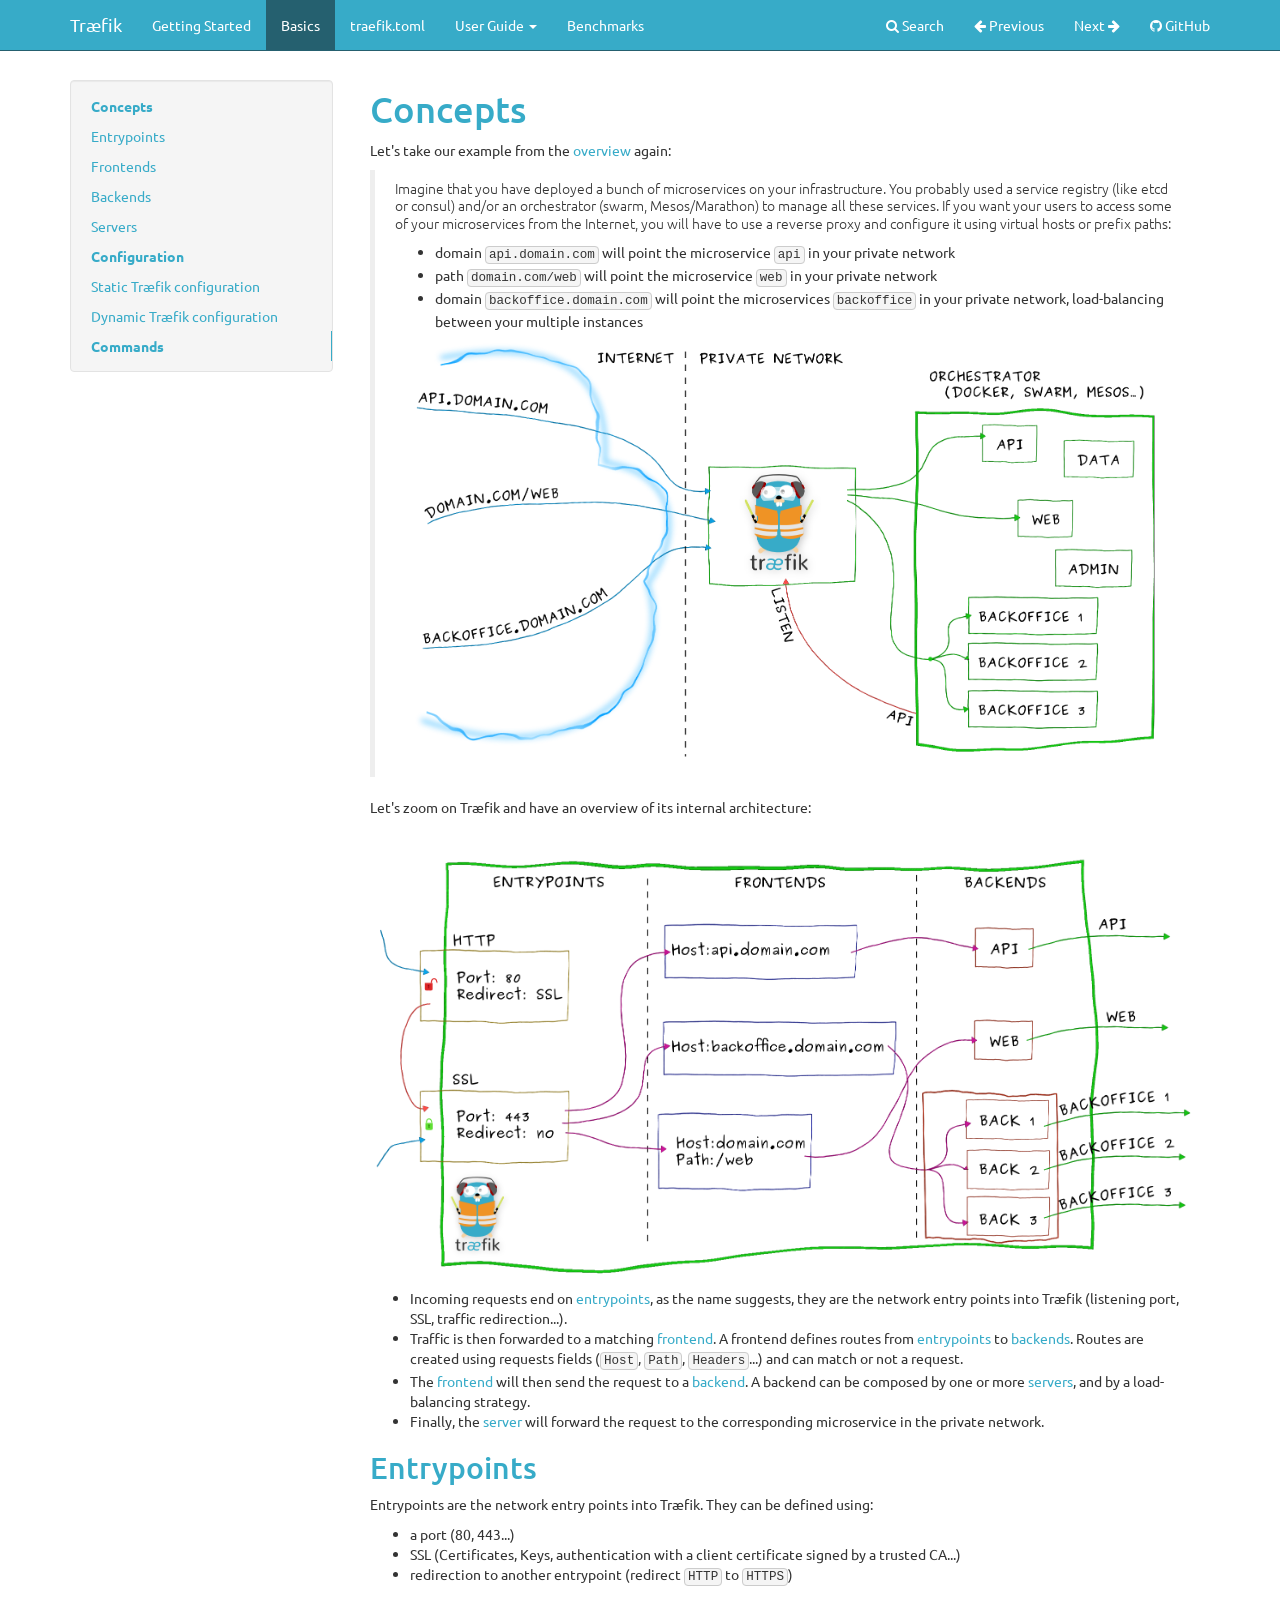
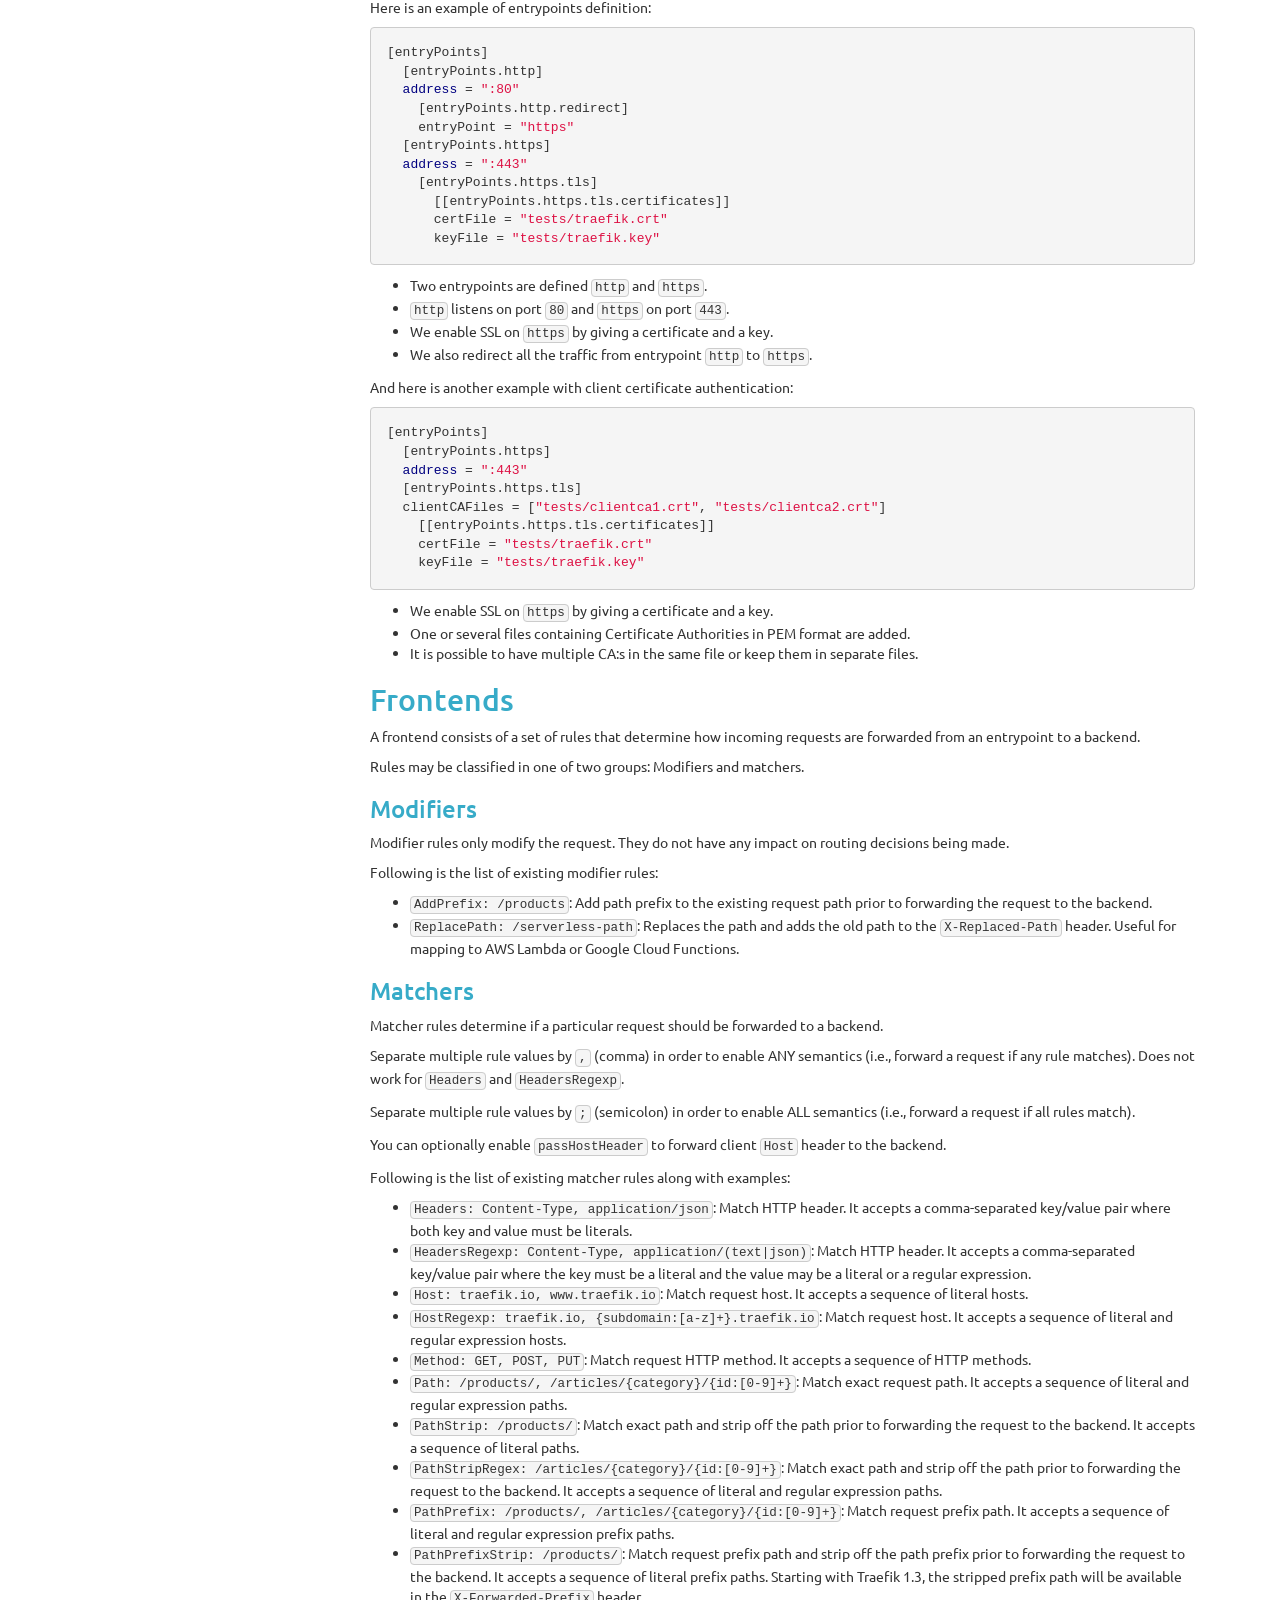
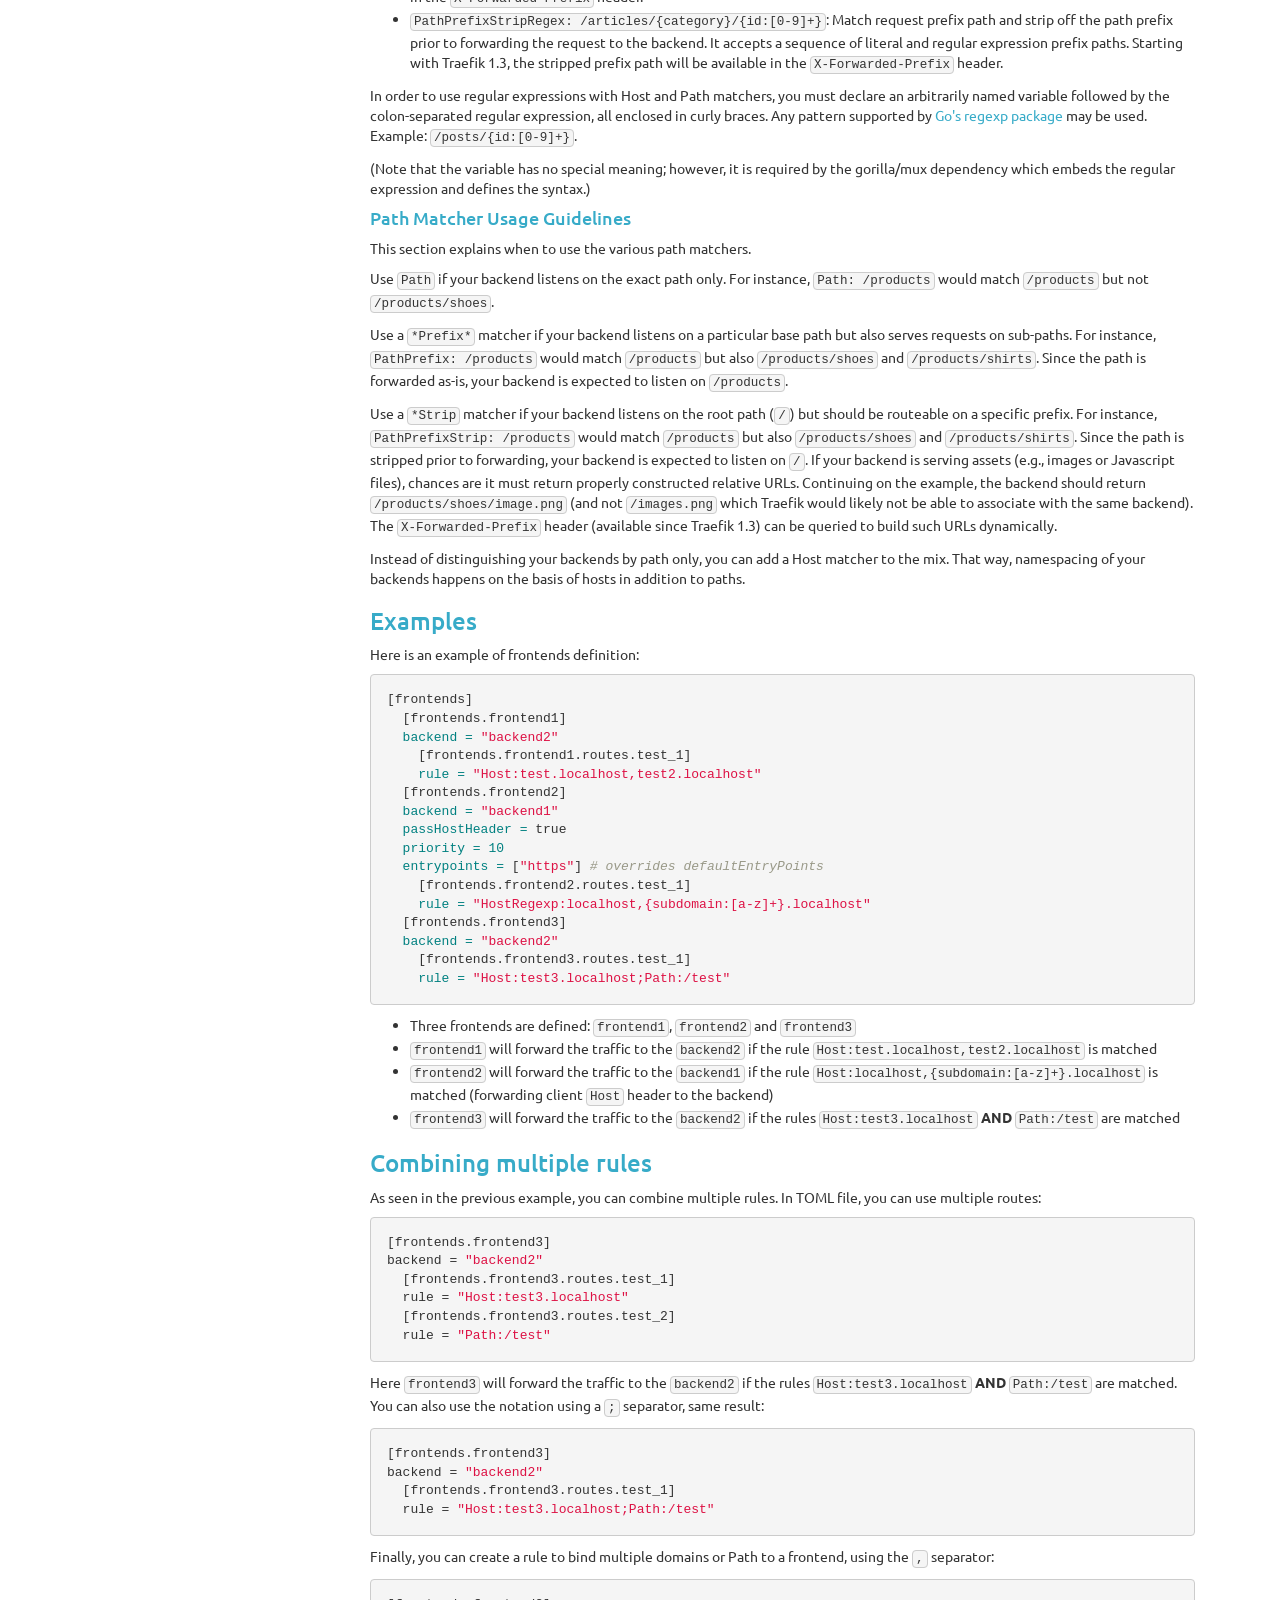
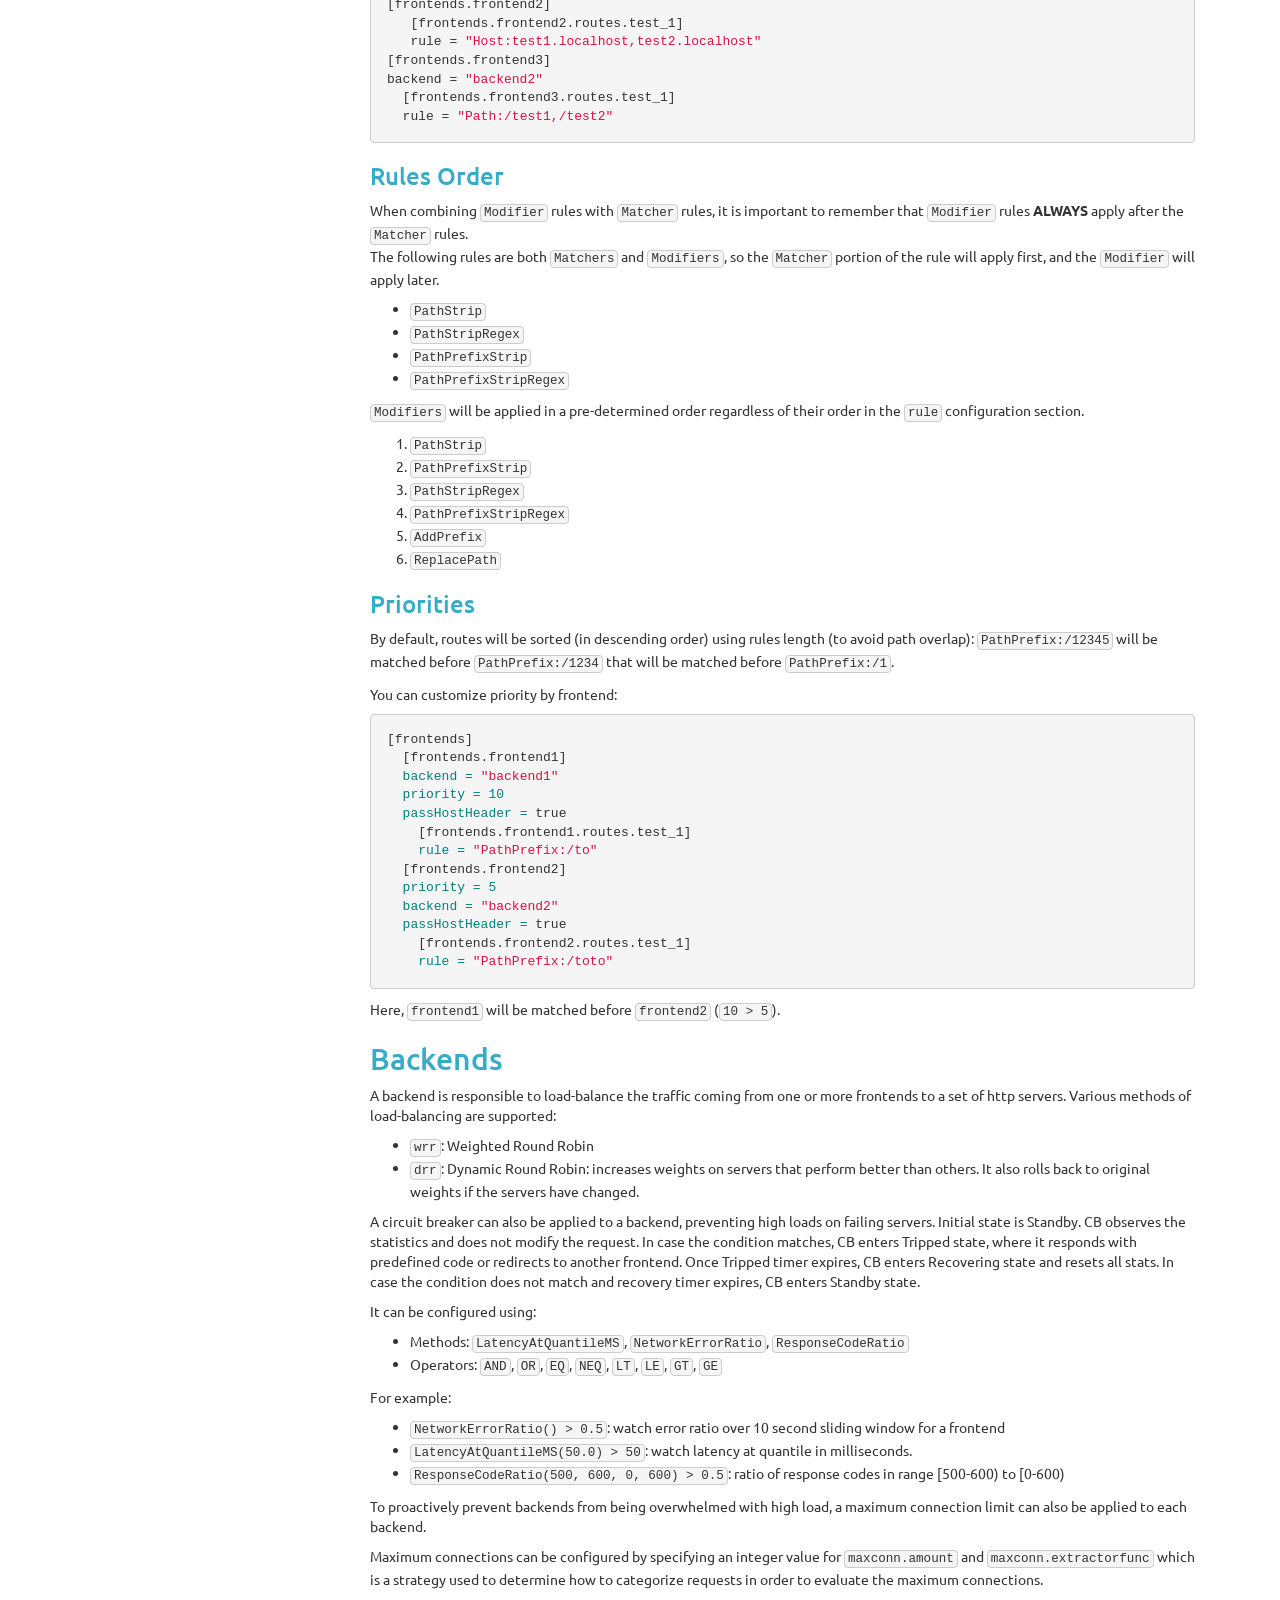
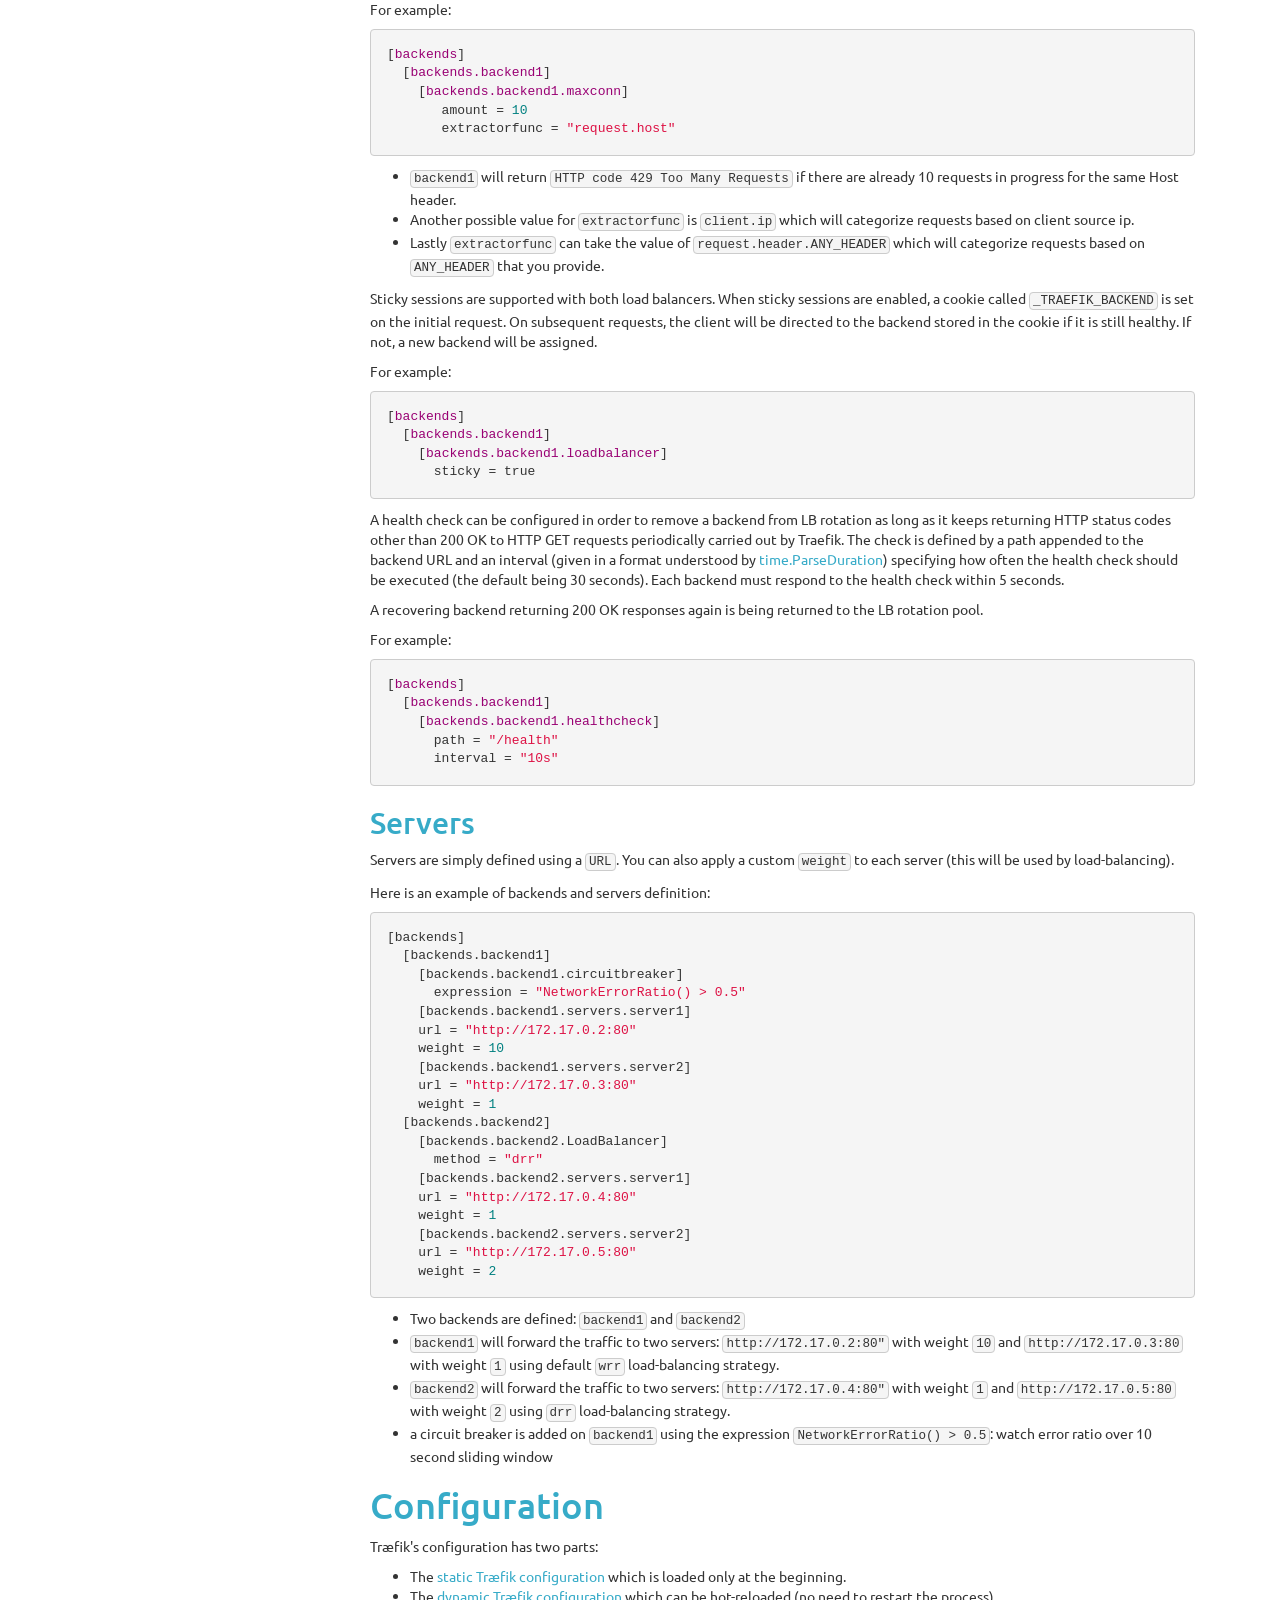
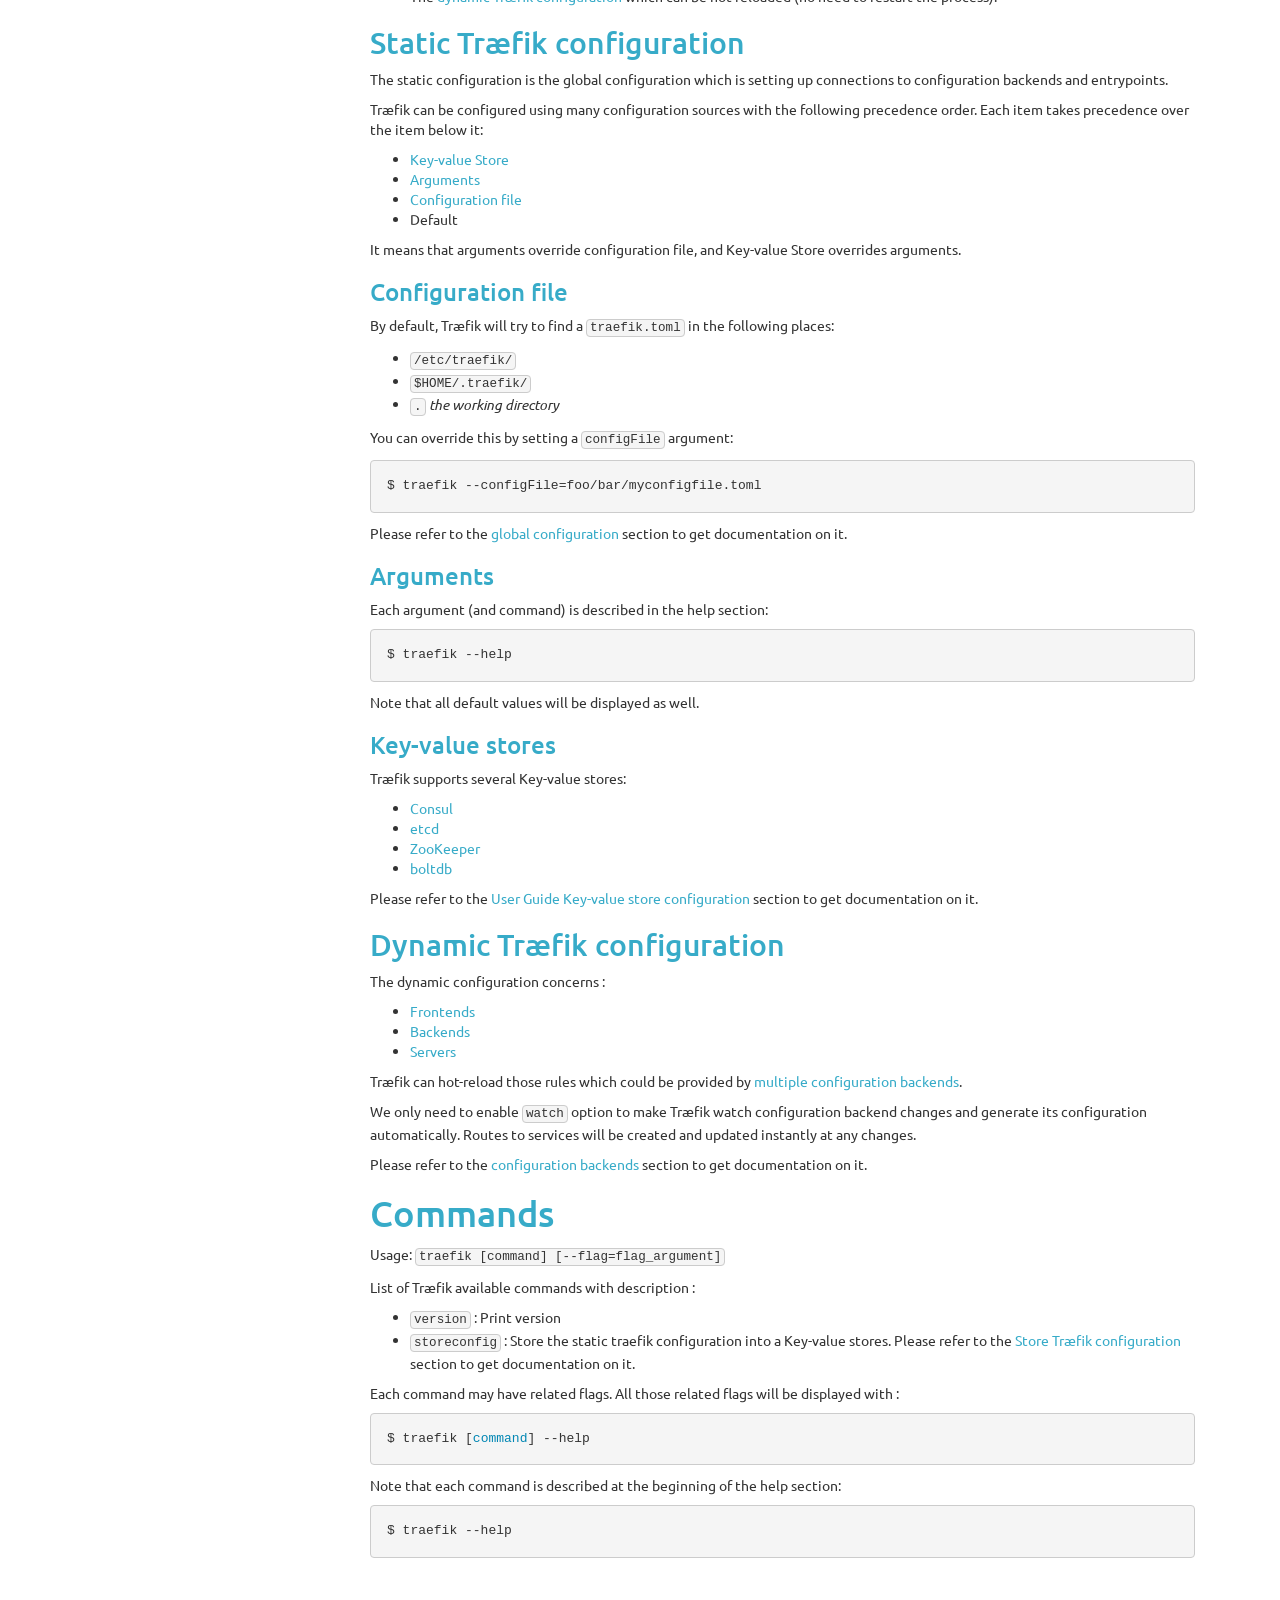
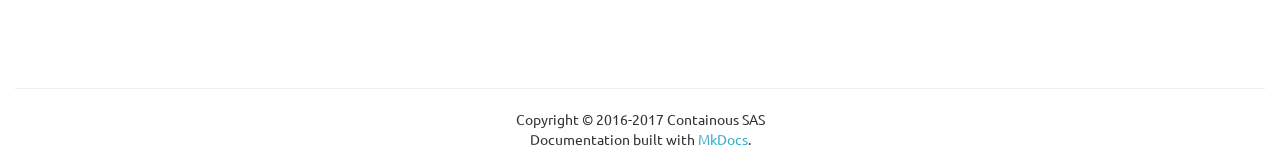
<file: basics/index.html>
<!DOCTYPE html>
<html lang="en">
    <head>
        <meta charset="utf-8">
        <meta http-equiv="X-UA-Compatible" content="IE=edge">
        <meta name="viewport" content="width=device-width, initial-scale=1.0">
        
        <meta name="author" content="containo.us">
        <link rel="canonical" href="https://docs.traefik.io/basics/">
        <link rel="shortcut icon" href="img/traefik.icon.png">
        

	<title>Basics - Træfik</title>

        <link href="../css/bootstrap-custom.min.css" rel="stylesheet">
        <link href="../css/font-awesome-4.0.3.css" rel="stylesheet">
        <link rel="stylesheet" href="../css/highlight.css">
        <link href="../css/base.css" rel="stylesheet">
        <link href="../css/traefik.css" rel="stylesheet">

        <!-- HTML5 shim and Respond.js IE8 support of HTML5 elements and media queries -->
        <!--[if lt IE 9]>
            <script src="https://oss.maxcdn.com/libs/html5shiv/3.7.0/html5shiv.js"></script>
            <script src="https://oss.maxcdn.com/libs/respond.js/1.3.0/respond.min.js"></script>
        <![endif]-->

        
    </head>

    <body>

        <div class="navbar navbar-default navbar-fixed-top" role="navigation">
    <div class="container">

        <!-- Collapsed navigation -->
        <div class="navbar-header">
            <!-- Expander button -->
            <button type="button" class="navbar-toggle" data-toggle="collapse" data-target=".navbar-collapse">
                <span class="sr-only">Toggle navigation</span>
                <span class="icon-bar"></span>
                <span class="icon-bar"></span>
                <span class="icon-bar"></span>
            </button>

            <!-- Main title -->
            <a class="navbar-brand" href="..">Træfik</a>
        </div>

        <!-- Expanded navigation -->
        <div class="navbar-collapse collapse">
            <!-- Main navigation -->
            <ul class="nav navbar-nav">
            
            
                <li >
                    <a href="..">Getting Started</a>
                </li>
            
            
            
                <li class="active">
                    <a href="./">Basics</a>
                </li>
            
            
            
                <li >
                    <a href="../toml/">traefik.toml</a>
                </li>
            
            
            
                <li class="dropdown">
                    <a href="#" class="dropdown-toggle" data-toggle="dropdown">User Guide <b class="caret"></b></a>
                    <ul class="dropdown-menu">
                    
                        
<li >
    <a href="../user-guide/examples/">Configuration examples</a>
</li>

                    
                        
<li >
    <a href="../user-guide/swarm/">Swarm cluster</a>
</li>

                    
                        
<li >
    <a href="../user-guide/swarm-mode/">Swarm mode cluster</a>
</li>

                    
                        
<li >
    <a href="../user-guide/kubernetes/">Kubernetes</a>
</li>

                    
                        
<li >
    <a href="../user-guide/marathon/">Marathon</a>
</li>

                    
                        
<li >
    <a href="../user-guide/kv-config/">Key-value store configuration</a>
</li>

                    
                        
<li >
    <a href="../user-guide/cluster/">Clustering/HA</a>
</li>

                    
                    </ul>
                </li>
            
            
            
                <li >
                    <a href="../benchmarks/">Benchmarks</a>
                </li>
            
            
            </ul>

            <!-- Search, Navigation and Repo links -->
            <ul class="nav navbar-nav navbar-right">
                <li>
                    <a href="#" data-toggle="modal" data-target="#mkdocs_search_modal">
                        <i class="fa fa-search"></i> Search
                    </a>
                </li>
                <li >
                    <a rel="next" href="..">
                        <i class="fa fa-arrow-left"></i> Previous
                    </a>
                </li>
                <li >
                    <a rel="prev" href="../toml/">
                        Next <i class="fa fa-arrow-right"></i>
                    </a>
                </li>
                
                <li>
                    <a href="https://github.com/containous/traefik">
                        
                            <i class="fa fa-github"></i>
                        
                        GitHub
                    </a>
                </li>
                
            </ul>
        </div>
    </div>
</div>

        <div class="container">
            <div class="col-md-3"><div class="bs-sidebar hidden-print affix well" role="complementary">
    <ul class="nav bs-sidenav">
    
        <li class="main active"><a href="#concepts">Concepts</a></li>
        
            <li><a href="#entrypoints">Entrypoints</a></li>
        
            <li><a href="#frontends">Frontends</a></li>
        
            <li><a href="#backends">Backends</a></li>
        
            <li><a href="#servers">Servers</a></li>
        
    
        <li class="main "><a href="#configuration">Configuration</a></li>
        
            <li><a href="#static-trfik-configuration">Static Træfik configuration</a></li>
        
            <li><a href="#dynamic-trfik-configuration">Dynamic Træfik configuration</a></li>
        
    
        <li class="main "><a href="#commands">Commands</a></li>
        
    
    </ul>
</div></div>
            <div class="col-md-9" role="main">

<h1 id="concepts">Concepts</h1>
<p>Let's take our example from the <a href="https://docs.traefik.io/#overview">overview</a> again:</p>
<blockquote>
<p>Imagine that you have deployed a bunch of microservices on your infrastructure. You probably used a service registry (like etcd or consul) and/or an orchestrator (swarm, Mesos/Marathon) to manage all these services.
If you want your users to access some of your microservices from the Internet, you will have to use a reverse proxy and configure it using virtual hosts or prefix paths:</p>
<ul>
<li>domain <code>api.domain.com</code> will point the microservice <code>api</code> in your private network</li>
<li>path <code>domain.com/web</code> will point the microservice <code>web</code> in your private network</li>
<li>domain <code>backoffice.domain.com</code> will point the microservices <code>backoffice</code> in your private network, load-balancing between your multiple instances</li>
</ul>
<p><img alt="Architecture" src="../img/architecture.png" /></p>
</blockquote>
<p>Let's zoom on Træfik and have an overview of its internal architecture:</p>
<p><img alt="Architecture" src="../img/internal.png" /></p>
<ul>
<li>Incoming requests end on <a href="#entrypoints">entrypoints</a>, as the name suggests, they are the network entry points into Træfik (listening port, SSL, traffic redirection...).</li>
<li>Traffic is then forwarded to a matching <a href="#frontends">frontend</a>. A frontend defines routes from <a href="#entrypoints">entrypoints</a> to <a href="#backends">backends</a>.
Routes are created using requests fields (<code>Host</code>, <code>Path</code>, <code>Headers</code>...) and can match or not a request.</li>
<li>The <a href="#frontends">frontend</a> will then send the request to a <a href="#backends">backend</a>. A backend can be composed by one or more <a href="#servers">servers</a>, and by a load-balancing strategy.</li>
<li>Finally, the <a href="#servers">server</a> will forward the request to the corresponding microservice in the private network.</li>
</ul>
<h2 id="entrypoints">Entrypoints</h2>
<p>Entrypoints are the network entry points into Træfik.
They can be defined using:</p>
<ul>
<li>a port (80, 443...)</li>
<li>SSL (Certificates, Keys, authentication with a client certificate signed by a trusted CA...)</li>
<li>redirection to another entrypoint (redirect <code>HTTP</code> to <code>HTTPS</code>)</li>
</ul>
<p>Here is an example of entrypoints definition:</p>
<pre><code class="toml">[entryPoints]
  [entryPoints.http]
  address = &quot;:80&quot;
    [entryPoints.http.redirect]
    entryPoint = &quot;https&quot;
  [entryPoints.https]
  address = &quot;:443&quot;
    [entryPoints.https.tls]
      [[entryPoints.https.tls.certificates]]
      certFile = &quot;tests/traefik.crt&quot;
      keyFile = &quot;tests/traefik.key&quot;
</code></pre>

<ul>
<li>Two entrypoints are defined <code>http</code> and <code>https</code>.</li>
<li><code>http</code> listens on port <code>80</code> and <code>https</code> on port <code>443</code>.</li>
<li>We enable SSL on <code>https</code> by giving a certificate and a key.</li>
<li>We also redirect all the traffic from entrypoint <code>http</code> to <code>https</code>.</li>
</ul>
<p>And here is another example with client certificate authentication:</p>
<pre><code class="toml">[entryPoints]
  [entryPoints.https]
  address = &quot;:443&quot;
  [entryPoints.https.tls]
  clientCAFiles = [&quot;tests/clientca1.crt&quot;, &quot;tests/clientca2.crt&quot;]
    [[entryPoints.https.tls.certificates]]
    certFile = &quot;tests/traefik.crt&quot;
    keyFile = &quot;tests/traefik.key&quot;
</code></pre>

<ul>
<li>We enable SSL on <code>https</code> by giving a certificate and a key.</li>
<li>One or several files containing Certificate Authorities in PEM format are added.</li>
<li>It is possible to have multiple CA:s in the same file or keep them in separate files.</li>
</ul>
<h2 id="frontends">Frontends</h2>
<p>A frontend consists of a set of rules that determine how incoming requests are forwarded from an entrypoint to a backend.</p>
<p>Rules may be classified in one of two groups: Modifiers and matchers.</p>
<h3 id="modifiers">Modifiers</h3>
<p>Modifier rules only modify the request. They do not have any impact on routing decisions being made.</p>
<p>Following is the list of existing modifier rules:</p>
<ul>
<li><code>AddPrefix: /products</code>: Add path prefix to the existing request path prior to forwarding the request to the backend.</li>
<li><code>ReplacePath: /serverless-path</code>: Replaces the path and adds the old path to the <code>X-Replaced-Path</code> header. Useful for mapping to AWS Lambda or Google Cloud Functions.</li>
</ul>
<h3 id="matchers">Matchers</h3>
<p>Matcher rules determine if a particular request should be forwarded to a backend.</p>
<p>Separate multiple rule values by <code>,</code> (comma) in order to enable ANY semantics (i.e., forward a request if any rule matches). Does not work for <code>Headers</code> and <code>HeadersRegexp</code>.</p>
<p>Separate multiple rule values by <code>;</code> (semicolon) in order to enable ALL semantics (i.e., forward a request if all rules match).</p>
<p>You can optionally enable <code>passHostHeader</code> to forward client <code>Host</code> header to the backend.</p>
<p>Following is the list of existing matcher rules along with examples:</p>
<ul>
<li><code>Headers: Content-Type, application/json</code>: Match HTTP header. It accepts a comma-separated key/value pair where both key and value must be literals.</li>
<li><code>HeadersRegexp: Content-Type, application/(text|json)</code>: Match HTTP header. It accepts a comma-separated key/value pair where the key must be a literal and the value may be a literal or a regular expression.</li>
<li><code>Host: traefik.io, www.traefik.io</code>: Match request host. It accepts a sequence of literal hosts.</li>
<li><code>HostRegexp: traefik.io, {subdomain:[a-z]+}.traefik.io</code>: Match request host. It accepts a sequence of literal and regular expression hosts.</li>
<li><code>Method: GET, POST, PUT</code>: Match request HTTP method. It accepts a sequence of HTTP methods.</li>
<li><code>Path: /products/, /articles/{category}/{id:[0-9]+}</code>: Match exact request path. It accepts a sequence of literal and regular expression paths.</li>
<li><code>PathStrip: /products/</code>: Match exact path and strip off the path prior to forwarding the request to the backend. It accepts a sequence of literal paths.</li>
<li><code>PathStripRegex: /articles/{category}/{id:[0-9]+}</code>: Match exact path and strip off the path prior to forwarding the request to the backend. It accepts a sequence of literal and regular expression paths.</li>
<li><code>PathPrefix: /products/, /articles/{category}/{id:[0-9]+}</code>: Match request prefix path. It accepts a sequence of literal and regular expression prefix paths.</li>
<li><code>PathPrefixStrip: /products/</code>: Match request prefix path and strip off the path prefix prior to forwarding the request to the backend. It accepts a sequence of literal prefix paths. Starting with Traefik 1.3, the stripped prefix path will be available in the <code>X-Forwarded-Prefix</code> header.</li>
<li><code>PathPrefixStripRegex: /articles/{category}/{id:[0-9]+}</code>: Match request prefix path and strip off the path prefix prior to forwarding the request to the backend. It accepts a sequence of literal and regular expression prefix paths. Starting with Traefik 1.3, the stripped prefix path will be available in the <code>X-Forwarded-Prefix</code> header.</li>
</ul>
<p>In order to use regular expressions with Host and Path matchers, you must declare an arbitrarily named variable followed by the colon-separated regular expression, all enclosed in curly braces. Any pattern supported by <a href="https://golang.org/pkg/regexp/">Go's regexp package</a> may be used. Example: <code>/posts/{id:[0-9]+}</code>.</p>
<p>(Note that the variable has no special meaning; however, it is required by the gorilla/mux dependency which embeds the regular expression and defines the syntax.)</p>
<h4 id="path-matcher-usage-guidelines">Path Matcher Usage Guidelines</h4>
<p>This section explains when to use the various path matchers.</p>
<p>Use <code>Path</code> if your backend listens on the exact path only. For instance, <code>Path: /products</code> would match <code>/products</code> but not <code>/products/shoes</code>.</p>
<p>Use a <code>*Prefix*</code> matcher if your backend listens on a particular base path but also serves requests on sub-paths. For instance, <code>PathPrefix: /products</code> would match <code>/products</code> but also <code>/products/shoes</code> and <code>/products/shirts</code>. Since the path is forwarded as-is, your backend is expected to listen on <code>/products</code>.</p>
<p>Use a <code>*Strip</code> matcher if your backend listens on the root path (<code>/</code>) but should be routeable on a specific prefix. For instance, <code>PathPrefixStrip: /products</code> would match <code>/products</code> but also <code>/products/shoes</code> and <code>/products/shirts</code>. Since the path is stripped prior to forwarding, your backend is expected to listen on <code>/</code>.
If your backend is serving assets (e.g., images or Javascript files), chances are it must return properly constructed relative URLs. Continuing on the example, the backend should return <code>/products/shoes/image.png</code> (and not <code>/images.png</code> which Traefik would likely not be able to associate with the same backend). The <code>X-Forwarded-Prefix</code> header (available since Traefik 1.3) can be queried to build such URLs dynamically.</p>
<p>Instead of distinguishing your backends by path only, you can add a Host matcher to the mix. That way, namespacing of your backends happens on the basis of hosts in addition to paths.</p>
<h3 id="examples">Examples</h3>
<p>Here is an example of frontends definition:</p>
<pre><code class="toml">[frontends]
  [frontends.frontend1]
  backend = &quot;backend2&quot;
    [frontends.frontend1.routes.test_1]
    rule = &quot;Host:test.localhost,test2.localhost&quot;
  [frontends.frontend2]
  backend = &quot;backend1&quot;
  passHostHeader = true
  priority = 10
  entrypoints = [&quot;https&quot;] # overrides defaultEntryPoints
    [frontends.frontend2.routes.test_1]
    rule = &quot;HostRegexp:localhost,{subdomain:[a-z]+}.localhost&quot;
  [frontends.frontend3]
  backend = &quot;backend2&quot;
    [frontends.frontend3.routes.test_1]
    rule = &quot;Host:test3.localhost;Path:/test&quot;
</code></pre>

<ul>
<li>Three frontends are defined: <code>frontend1</code>, <code>frontend2</code> and <code>frontend3</code></li>
<li><code>frontend1</code> will forward the traffic to the <code>backend2</code> if the rule <code>Host:test.localhost,test2.localhost</code> is matched</li>
<li><code>frontend2</code> will forward the traffic to the <code>backend1</code> if the rule <code>Host:localhost,{subdomain:[a-z]+}.localhost</code> is matched (forwarding client <code>Host</code> header to the backend)</li>
<li><code>frontend3</code> will forward the traffic to the <code>backend2</code> if the rules <code>Host:test3.localhost</code> <strong>AND</strong> <code>Path:/test</code> are matched</li>
</ul>
<h3 id="combining-multiple-rules">Combining multiple rules</h3>
<p>As seen in the previous example, you can combine multiple rules.
In TOML file, you can use multiple routes:</p>
<pre><code class="toml">[frontends.frontend3]
backend = &quot;backend2&quot;
  [frontends.frontend3.routes.test_1]
  rule = &quot;Host:test3.localhost&quot;
  [frontends.frontend3.routes.test_2]
  rule = &quot;Path:/test&quot;
</code></pre>

<p>Here <code>frontend3</code> will forward the traffic to the <code>backend2</code> if the rules <code>Host:test3.localhost</code> <strong>AND</strong> <code>Path:/test</code> are matched.
You can also use the notation using a <code>;</code> separator, same result:</p>
<pre><code class="toml">[frontends.frontend3]
backend = &quot;backend2&quot;
  [frontends.frontend3.routes.test_1]
  rule = &quot;Host:test3.localhost;Path:/test&quot;
</code></pre>

<p>Finally, you can create a rule to bind multiple domains or Path to a frontend, using the <code>,</code> separator:</p>
<pre><code class="toml">[frontends.frontend2]
   [frontends.frontend2.routes.test_1]
   rule = &quot;Host:test1.localhost,test2.localhost&quot;
[frontends.frontend3]
backend = &quot;backend2&quot;
  [frontends.frontend3.routes.test_1]
  rule = &quot;Path:/test1,/test2&quot;
</code></pre>

<h3 id="rules-order">Rules Order</h3>
<p>When combining <code>Modifier</code> rules with <code>Matcher</code> rules, it is important to remember that <code>Modifier</code> rules <strong>ALWAYS</strong> apply after the <code>Matcher</code> rules.<br />
The following rules are both <code>Matchers</code> and <code>Modifiers</code>, so the <code>Matcher</code> portion of the rule will apply first, and the <code>Modifier</code> will apply later.</p>
<ul>
<li><code>PathStrip</code></li>
<li><code>PathStripRegex</code></li>
<li><code>PathPrefixStrip</code></li>
<li><code>PathPrefixStripRegex</code></li>
</ul>
<p><code>Modifiers</code> will be applied in a pre-determined order regardless of their order in the <code>rule</code> configuration section.</p>
<ol>
<li><code>PathStrip</code></li>
<li><code>PathPrefixStrip</code></li>
<li><code>PathStripRegex</code></li>
<li><code>PathPrefixStripRegex</code></li>
<li><code>AddPrefix</code></li>
<li><code>ReplacePath</code> </li>
</ol>
<h3 id="priorities">Priorities</h3>
<p>By default, routes will be sorted (in descending order) using rules length (to avoid path overlap):
<code>PathPrefix:/12345</code> will be matched before <code>PathPrefix:/1234</code> that will be matched before <code>PathPrefix:/1</code>.</p>
<p>You can customize priority by frontend:</p>
<pre><code class="toml">[frontends]
  [frontends.frontend1]
  backend = &quot;backend1&quot;
  priority = 10
  passHostHeader = true
    [frontends.frontend1.routes.test_1]
    rule = &quot;PathPrefix:/to&quot;
  [frontends.frontend2]
  priority = 5
  backend = &quot;backend2&quot;
  passHostHeader = true
    [frontends.frontend2.routes.test_1]
    rule = &quot;PathPrefix:/toto&quot;
</code></pre>

<p>Here, <code>frontend1</code> will be matched before <code>frontend2</code> (<code>10 &gt; 5</code>).</p>
<h2 id="backends">Backends</h2>
<p>A backend is responsible to load-balance the traffic coming from one or more frontends to a set of http servers.
Various methods of load-balancing are supported:</p>
<ul>
<li><code>wrr</code>: Weighted Round Robin</li>
<li><code>drr</code>: Dynamic Round Robin: increases weights on servers that perform better than others. It also rolls back to original weights if the servers have changed.</li>
</ul>
<p>A circuit breaker can also be applied to a backend, preventing high loads on failing servers.
Initial state is Standby. CB observes the statistics and does not modify the request.
In case the condition matches, CB enters Tripped state, where it responds with predefined code or redirects to another frontend.
Once Tripped timer expires, CB enters Recovering state and resets all stats.
In case the condition does not match and recovery timer expires, CB enters Standby state.</p>
<p>It can be configured using:</p>
<ul>
<li>Methods: <code>LatencyAtQuantileMS</code>, <code>NetworkErrorRatio</code>, <code>ResponseCodeRatio</code></li>
<li>Operators:  <code>AND</code>, <code>OR</code>, <code>EQ</code>, <code>NEQ</code>, <code>LT</code>, <code>LE</code>, <code>GT</code>, <code>GE</code></li>
</ul>
<p>For example:</p>
<ul>
<li><code>NetworkErrorRatio() &gt; 0.5</code>: watch error ratio over 10 second sliding window for a frontend</li>
<li><code>LatencyAtQuantileMS(50.0) &gt; 50</code>:  watch latency at quantile in milliseconds.</li>
<li><code>ResponseCodeRatio(500, 600, 0, 600) &gt; 0.5</code>: ratio of response codes in range [500-600) to  [0-600)</li>
</ul>
<p>To proactively prevent backends from being overwhelmed with high load, a maximum connection limit can
also be applied to each backend.</p>
<p>Maximum connections can be configured by specifying an integer value for <code>maxconn.amount</code> and
<code>maxconn.extractorfunc</code> which is a strategy used to determine how to categorize requests in order to
evaluate the maximum connections.</p>
<p>For example:</p>
<pre><code class="toml">[backends]
  [backends.backend1]
    [backends.backend1.maxconn]
       amount = 10
       extractorfunc = &quot;request.host&quot;
</code></pre>

<ul>
<li><code>backend1</code> will return <code>HTTP code 429 Too Many Requests</code> if there are already 10 requests in progress for the same Host header.</li>
<li>Another possible value for <code>extractorfunc</code> is <code>client.ip</code> which will categorize requests based on client source ip.</li>
<li>Lastly <code>extractorfunc</code> can take the value of <code>request.header.ANY_HEADER</code> which will categorize requests based on <code>ANY_HEADER</code> that you provide.</li>
</ul>
<p>Sticky sessions are supported with both load balancers. When sticky sessions are enabled, a cookie called <code>_TRAEFIK_BACKEND</code> is set on the initial
request. On subsequent requests, the client will be directed to the backend stored in the cookie if it is still healthy. If not, a new backend
will be assigned.</p>
<p>For example:</p>
<pre><code class="toml">[backends]
  [backends.backend1]
    [backends.backend1.loadbalancer]
      sticky = true
</code></pre>

<p>A health check can be configured in order to remove a backend from LB rotation
as long as it keeps returning HTTP status codes other than 200 OK to HTTP GET
requests periodically carried out by Traefik. The check is defined by a path
appended to the backend URL and an interval (given in a format understood by <a href="https://golang.org/pkg/time/#ParseDuration">time.ParseDuration</a>) specifying how
often the health check should be executed (the default being 30 seconds). Each
backend must respond to the health check within 5 seconds.</p>
<p>A recovering backend returning 200 OK responses again is being returned to the
LB rotation pool.</p>
<p>For example:</p>
<pre><code class="toml">[backends]
  [backends.backend1]
    [backends.backend1.healthcheck]
      path = &quot;/health&quot;
      interval = &quot;10s&quot;
</code></pre>

<h2 id="servers">Servers</h2>
<p>Servers are simply defined using a <code>URL</code>. You can also apply a custom <code>weight</code> to each server (this will be used by load-balancing).</p>
<p>Here is an example of backends and servers definition:</p>
<pre><code class="toml">[backends]
  [backends.backend1]
    [backends.backend1.circuitbreaker]
      expression = &quot;NetworkErrorRatio() &gt; 0.5&quot;
    [backends.backend1.servers.server1]
    url = &quot;http://172.17.0.2:80&quot;
    weight = 10
    [backends.backend1.servers.server2]
    url = &quot;http://172.17.0.3:80&quot;
    weight = 1
  [backends.backend2]
    [backends.backend2.LoadBalancer]
      method = &quot;drr&quot;
    [backends.backend2.servers.server1]
    url = &quot;http://172.17.0.4:80&quot;
    weight = 1
    [backends.backend2.servers.server2]
    url = &quot;http://172.17.0.5:80&quot;
    weight = 2
</code></pre>

<ul>
<li>Two backends are defined: <code>backend1</code> and <code>backend2</code></li>
<li><code>backend1</code> will forward the traffic to two servers: <code>http://172.17.0.2:80"</code> with weight <code>10</code> and <code>http://172.17.0.3:80</code> with weight <code>1</code> using default <code>wrr</code> load-balancing strategy.</li>
<li><code>backend2</code> will forward the traffic to two servers: <code>http://172.17.0.4:80"</code> with weight <code>1</code> and <code>http://172.17.0.5:80</code> with weight <code>2</code> using <code>drr</code> load-balancing strategy.</li>
<li>a circuit breaker is added on <code>backend1</code> using the expression <code>NetworkErrorRatio() &gt; 0.5</code>: watch error ratio over 10 second sliding window</li>
</ul>
<h1 id="configuration">Configuration</h1>
<p>Træfik's configuration has two parts: </p>
<ul>
<li>The <a href="../basics#static-trfk-configuration">static Træfik configuration</a> which is loaded only at the beginning. </li>
<li>The <a href="../basics#dynamic-trfk-configuration">dynamic Træfik configuration</a> which can be hot-reloaded (no need to restart the process).</li>
</ul>
<h2 id="static-trfik-configuration">Static Træfik configuration</h2>
<p>The static configuration is the global configuration which is setting up connections to configuration backends and entrypoints. </p>
<p>Træfik can be configured using many configuration sources with the following precedence order. 
Each item takes precedence over the item below it:</p>
<ul>
<li><a href="../basics/#key-value-stores">Key-value Store</a></li>
<li><a href="../basics/#arguments">Arguments</a></li>
<li><a href="../basics/#configuration-file">Configuration file</a></li>
<li>Default</li>
</ul>
<p>It means that arguments override configuration file, and Key-value Store overrides arguments.</p>
<h3 id="configuration-file">Configuration file</h3>
<p>By default, Træfik will try to find a <code>traefik.toml</code> in the following places:</p>
<ul>
<li><code>/etc/traefik/</code></li>
<li><code>$HOME/.traefik/</code></li>
<li><code>.</code> <em>the working directory</em></li>
</ul>
<p>You can override this by setting a <code>configFile</code> argument:</p>
<pre><code class="bash">$ traefik --configFile=foo/bar/myconfigfile.toml
</code></pre>

<p>Please refer to the <a href="../toml/#global-configuration">global configuration</a> section to get documentation on it.</p>
<h3 id="arguments">Arguments</h3>
<p>Each argument (and command) is described in the help section:</p>
<pre><code class="bash">$ traefik --help
</code></pre>

<p>Note that all default values will be displayed as well.</p>
<h3 id="key-value-stores">Key-value stores</h3>
<p>Træfik supports several Key-value stores:</p>
<ul>
<li><a href="https://consul.io">Consul</a></li>
<li><a href="https://coreos.com/etcd/">etcd</a></li>
<li><a href="https://zookeeper.apache.org/">ZooKeeper</a> </li>
<li><a href="https://github.com/boltdb/bolt">boltdb</a></li>
</ul>
<p>Please refer to the <a href="../user-guide/kv-config/">User Guide Key-value store configuration</a> section to get documentation on it.</p>
<h2 id="dynamic-trfik-configuration">Dynamic Træfik configuration</h2>
<p>The dynamic configuration concerns : </p>
<ul>
<li><a href="../basics/#frontends">Frontends</a></li>
<li><a href="../basics/#backends">Backends</a> </li>
<li><a href="../basics/#servers">Servers</a> </li>
</ul>
<p>Træfik can hot-reload those rules which could be provided by <a href="../toml/#configuration-backends">multiple configuration backends</a>.</p>
<p>We only need to enable <code>watch</code> option to make Træfik watch configuration backend changes and generate its configuration automatically.
Routes to services will be created and updated instantly at any changes.</p>
<p>Please refer to the <a href="../toml/#configuration-backends">configuration backends</a> section to get documentation on it.</p>
<h1 id="commands">Commands</h1>
<p>Usage: <code>traefik [command] [--flag=flag_argument]</code></p>
<p>List of Træfik available commands with description :                                                             </p>
<ul>
<li><code>version</code> : Print version </li>
<li><code>storeconfig</code> : Store the static traefik configuration into a Key-value stores. Please refer to the <a href="../user-guide/kv-config/#store-trfk-configuration">Store Træfik configuration</a> section to get documentation on it.</li>
</ul>
<p>Each command may have related flags. 
All those related flags will be displayed with :</p>
<pre><code class="bash">$ traefik [command] --help
</code></pre>

<p>Note that each command is described at the beginning of the help section:</p>
<pre><code class="bash">$ traefik --help
</code></pre></div>
        </div>

        <footer class="col-md-12">
            <hr>
            
                <center>Copyright &copy; 2016-2017 Containous SAS</center>
            
            <center>Documentation built with <a href="http://www.mkdocs.org/">MkDocs</a>.</center>
        </footer>

        <script src="../js/jquery-1.10.2.min.js"></script>
        <script src="../js/bootstrap-3.0.3.min.js"></script>
        <script src="../js/highlight.pack.js"></script>
        <script>var base_url = '..';</script>
        <script data-main="../mkdocs/js/search.js" src="../mkdocs/js/require.js"></script>
        <script src="../js/base.js"></script>

        <div class="modal" id="mkdocs_search_modal" tabindex="-1" role="dialog" aria-labelledby="Search Modal" aria-hidden="true">
            <div class="modal-dialog">
                <div class="modal-content">
                    <div class="modal-header">
                        <button type="button" class="close" data-dismiss="modal"><span aria-hidden="true">&times;</span><span class="sr-only">Close</span></button>
                        <h4 class="modal-title" id="exampleModalLabel">Search</h4>
                    </div>
                    <div class="modal-body">
                        <p>
                            From here you can search these documents. Enter
                            your search terms below.
                        </p>
                        <form role="form">
                            <div class="form-group">
                                <input type="text" class="form-control" placeholder="Search..." id="mkdocs-search-query">
                            </div>
                        </form>
                        <div id="mkdocs-search-results"></div>
                    </div>
                    <div class="modal-footer">
                    </div>
                </div>
            </div>
        </div>
    </body>
</html>
</file>
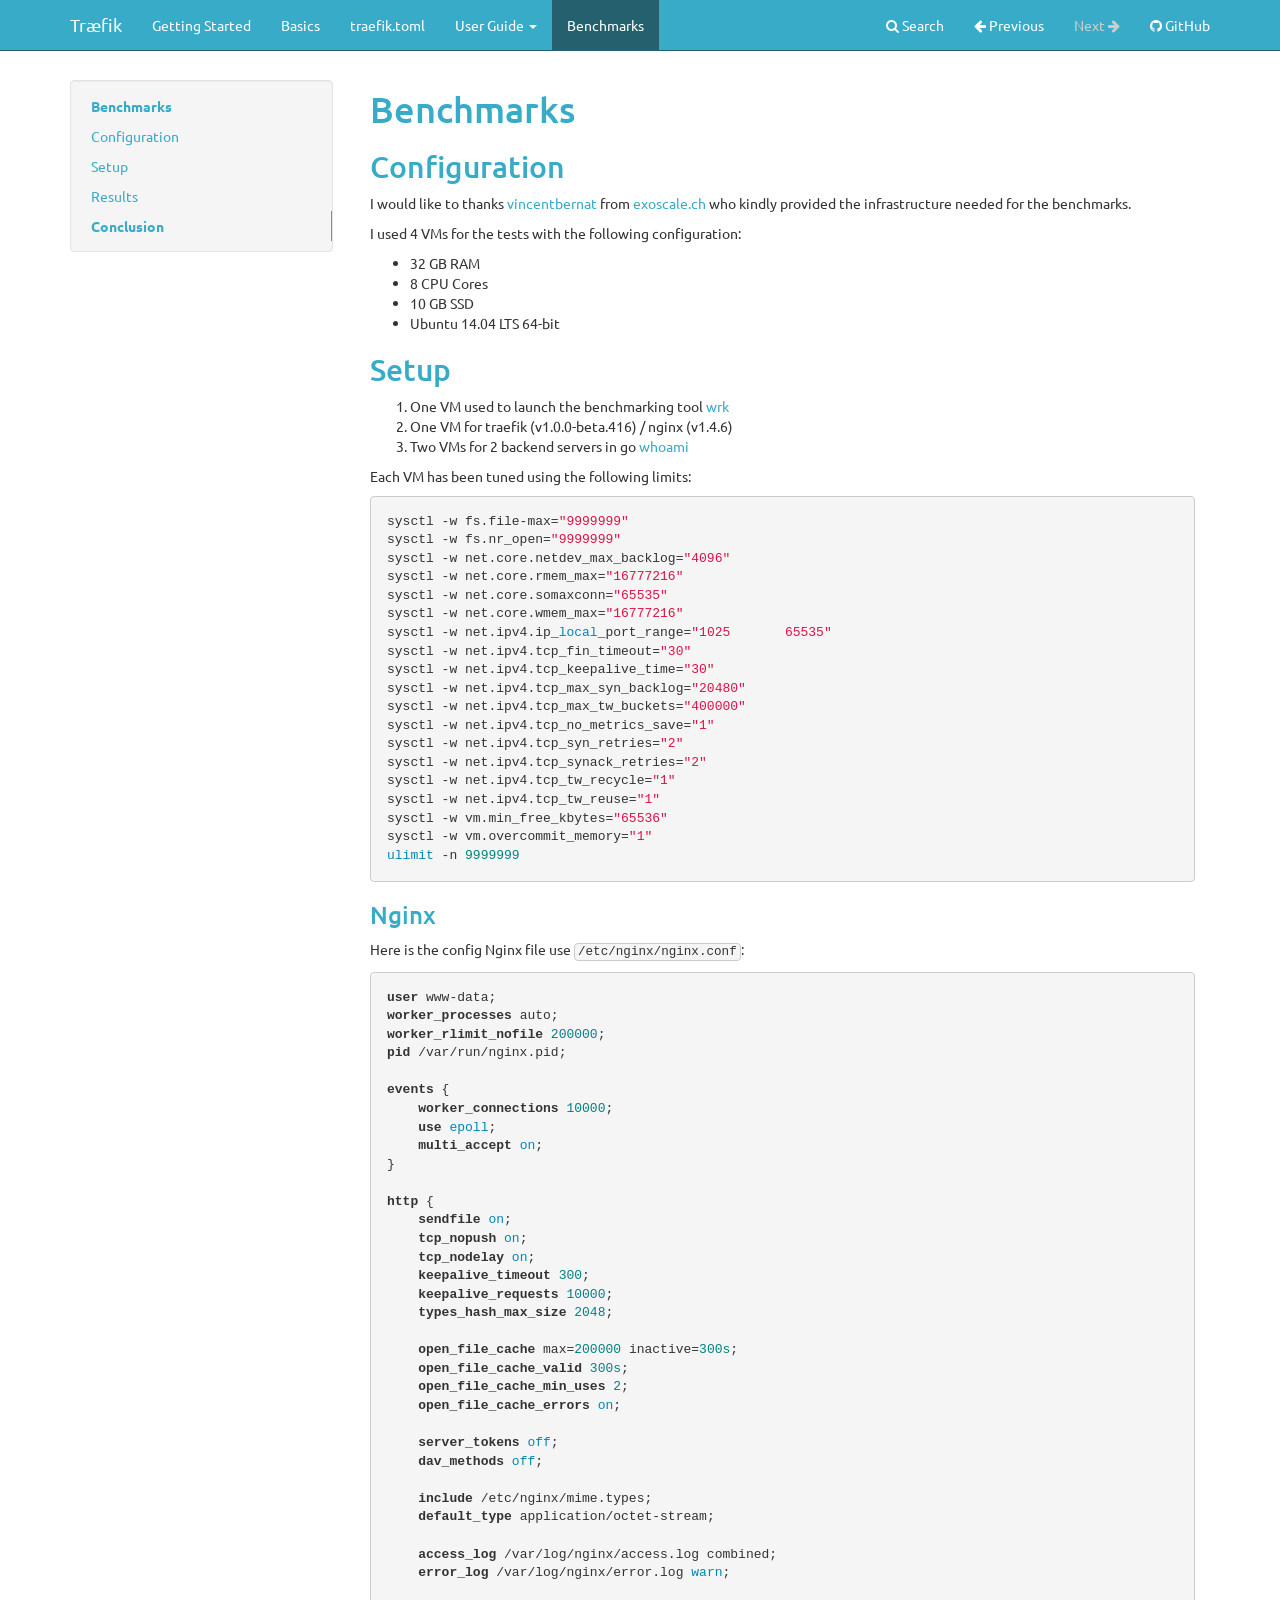
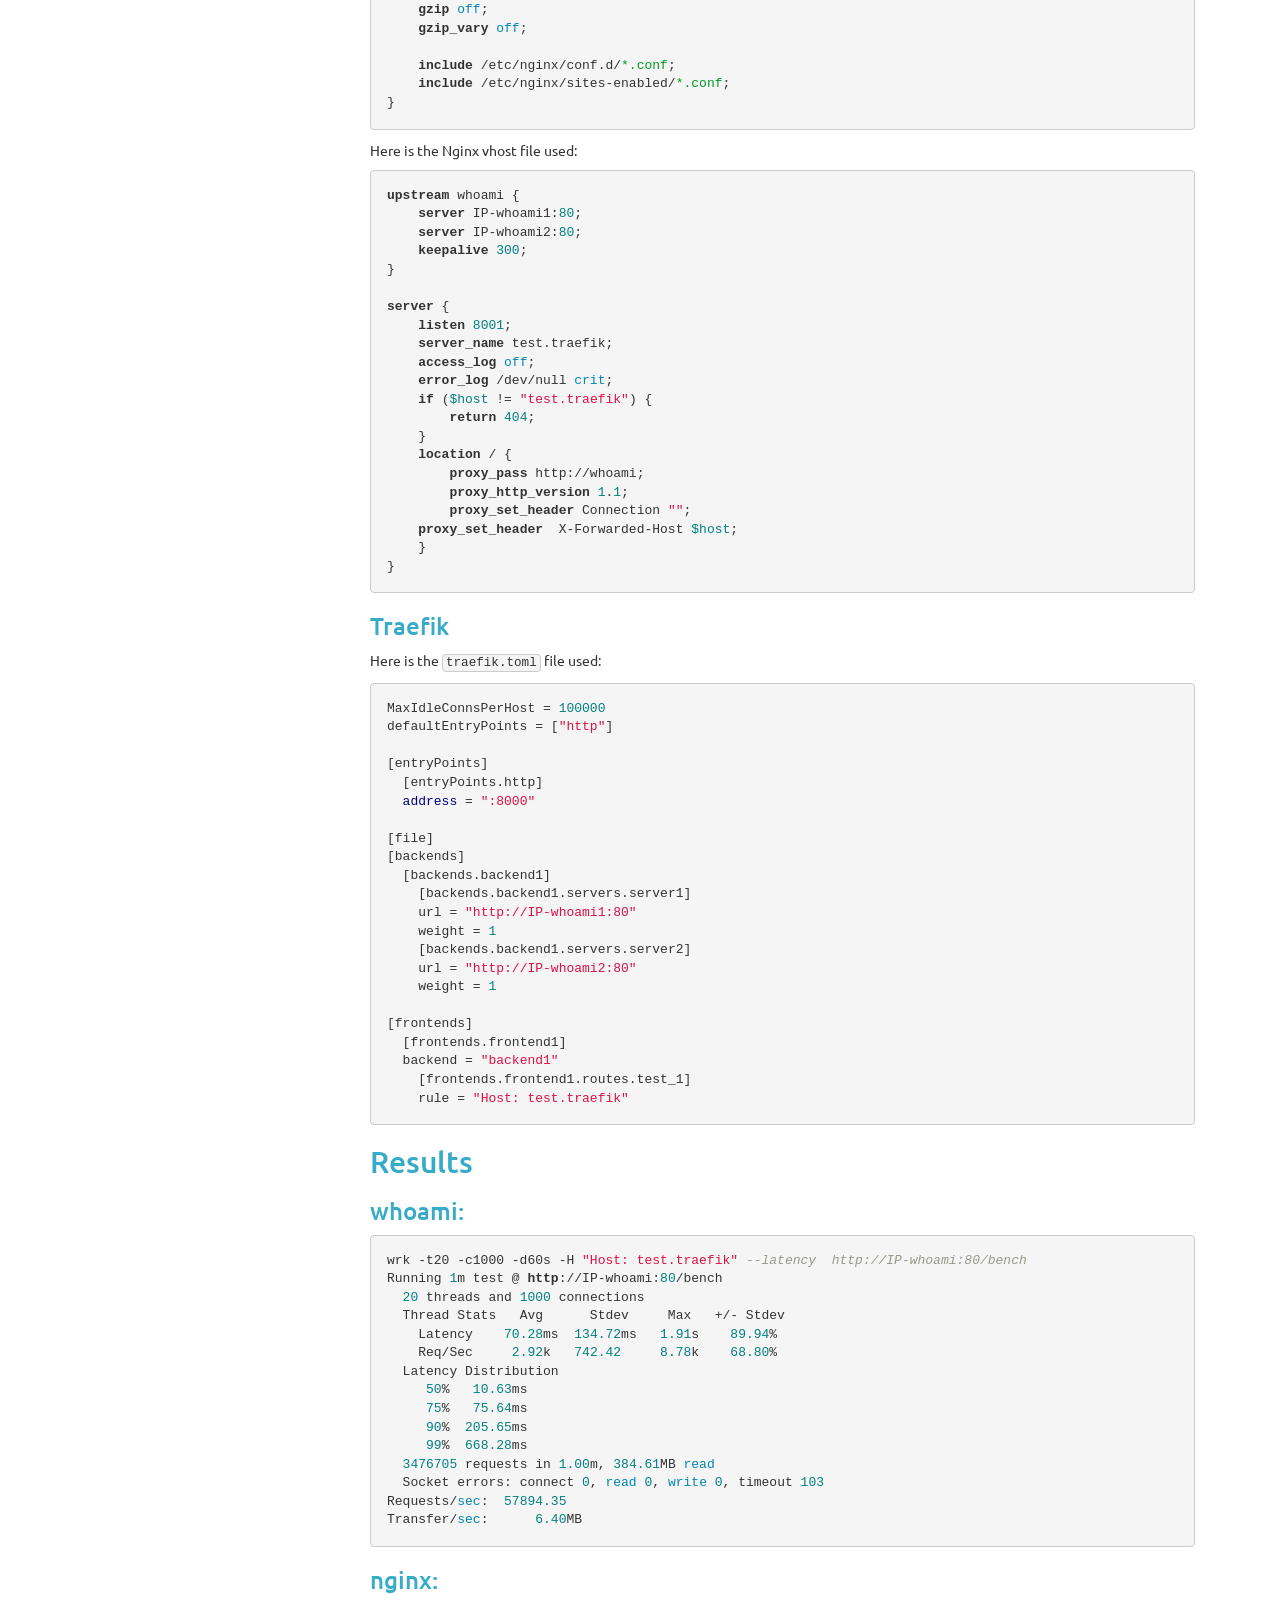
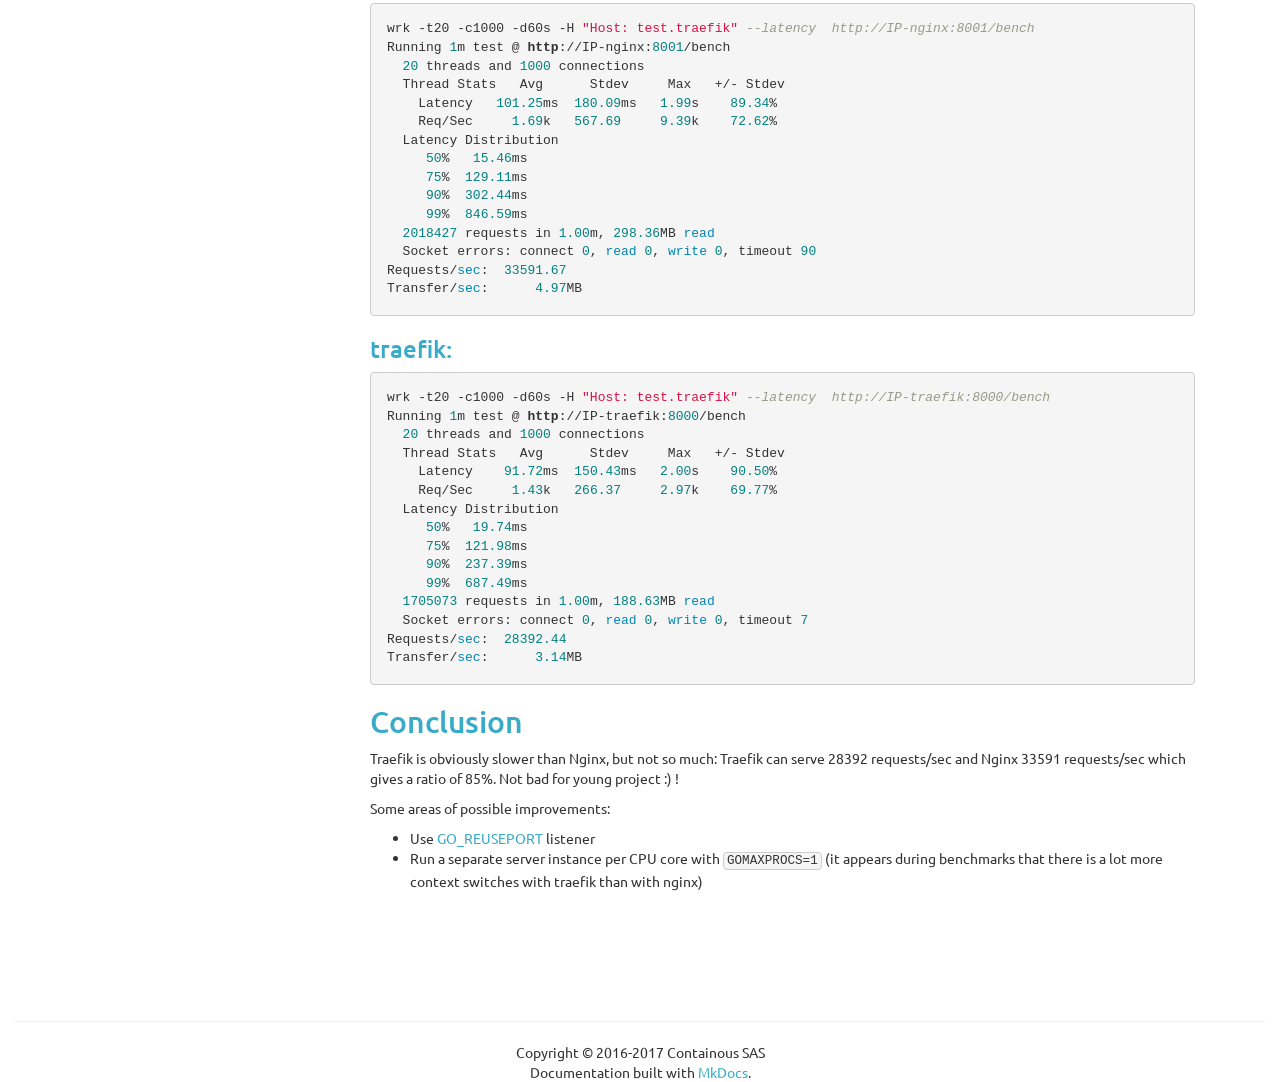
<file: benchmarks/index.html>
<!DOCTYPE html>
<html lang="en">
    <head>
        <meta charset="utf-8">
        <meta http-equiv="X-UA-Compatible" content="IE=edge">
        <meta name="viewport" content="width=device-width, initial-scale=1.0">
        
        <meta name="author" content="containo.us">
        <link rel="canonical" href="https://docs.traefik.io/benchmarks/">
        <link rel="shortcut icon" href="img/traefik.icon.png">
        

	<title>Benchmarks - Træfik</title>

        <link href="../css/bootstrap-custom.min.css" rel="stylesheet">
        <link href="../css/font-awesome-4.0.3.css" rel="stylesheet">
        <link rel="stylesheet" href="../css/highlight.css">
        <link href="../css/base.css" rel="stylesheet">
        <link href="../css/traefik.css" rel="stylesheet">

        <!-- HTML5 shim and Respond.js IE8 support of HTML5 elements and media queries -->
        <!--[if lt IE 9]>
            <script src="https://oss.maxcdn.com/libs/html5shiv/3.7.0/html5shiv.js"></script>
            <script src="https://oss.maxcdn.com/libs/respond.js/1.3.0/respond.min.js"></script>
        <![endif]-->

        
    </head>

    <body>

        <div class="navbar navbar-default navbar-fixed-top" role="navigation">
    <div class="container">

        <!-- Collapsed navigation -->
        <div class="navbar-header">
            <!-- Expander button -->
            <button type="button" class="navbar-toggle" data-toggle="collapse" data-target=".navbar-collapse">
                <span class="sr-only">Toggle navigation</span>
                <span class="icon-bar"></span>
                <span class="icon-bar"></span>
                <span class="icon-bar"></span>
            </button>

            <!-- Main title -->
            <a class="navbar-brand" href="..">Træfik</a>
        </div>

        <!-- Expanded navigation -->
        <div class="navbar-collapse collapse">
            <!-- Main navigation -->
            <ul class="nav navbar-nav">
            
            
                <li >
                    <a href="..">Getting Started</a>
                </li>
            
            
            
                <li >
                    <a href="../basics/">Basics</a>
                </li>
            
            
            
                <li >
                    <a href="../toml/">traefik.toml</a>
                </li>
            
            
            
                <li class="dropdown">
                    <a href="#" class="dropdown-toggle" data-toggle="dropdown">User Guide <b class="caret"></b></a>
                    <ul class="dropdown-menu">
                    
                        
<li >
    <a href="../user-guide/examples/">Configuration examples</a>
</li>

                    
                        
<li >
    <a href="../user-guide/swarm/">Swarm cluster</a>
</li>

                    
                        
<li >
    <a href="../user-guide/swarm-mode/">Swarm mode cluster</a>
</li>

                    
                        
<li >
    <a href="../user-guide/kubernetes/">Kubernetes</a>
</li>

                    
                        
<li >
    <a href="../user-guide/marathon/">Marathon</a>
</li>

                    
                        
<li >
    <a href="../user-guide/kv-config/">Key-value store configuration</a>
</li>

                    
                        
<li >
    <a href="../user-guide/cluster/">Clustering/HA</a>
</li>

                    
                    </ul>
                </li>
            
            
            
                <li class="active">
                    <a href="./">Benchmarks</a>
                </li>
            
            
            </ul>

            <!-- Search, Navigation and Repo links -->
            <ul class="nav navbar-nav navbar-right">
                <li>
                    <a href="#" data-toggle="modal" data-target="#mkdocs_search_modal">
                        <i class="fa fa-search"></i> Search
                    </a>
                </li>
                <li >
                    <a rel="next" href="../user-guide/cluster/">
                        <i class="fa fa-arrow-left"></i> Previous
                    </a>
                </li>
                <li class="disabled">
                    <a rel="prev" >
                        Next <i class="fa fa-arrow-right"></i>
                    </a>
                </li>
                
                <li>
                    <a href="https://github.com/containous/traefik">
                        
                            <i class="fa fa-github"></i>
                        
                        GitHub
                    </a>
                </li>
                
            </ul>
        </div>
    </div>
</div>

        <div class="container">
            <div class="col-md-3"><div class="bs-sidebar hidden-print affix well" role="complementary">
    <ul class="nav bs-sidenav">
    
        <li class="main active"><a href="#benchmarks">Benchmarks</a></li>
        
            <li><a href="#configuration">Configuration</a></li>
        
            <li><a href="#setup">Setup</a></li>
        
            <li><a href="#results">Results</a></li>
        
            <li><a href="#conclusion">Conclusion</a></li>
        
    
    </ul>
</div></div>
            <div class="col-md-9" role="main">

<h1 id="benchmarks">Benchmarks</h1>
<h2 id="configuration">Configuration</h2>
<p>I would like to thanks <a href="https://github.com/vincentbernat">vincentbernat</a> from <a href="https://www.exoscale.ch">exoscale.ch</a> who kindly provided the infrastructure needed for the benchmarks.</p>
<p>I used 4 VMs for the tests with the following configuration:</p>
<ul>
<li>32 GB RAM</li>
<li>8 CPU Cores</li>
<li>10 GB SSD</li>
<li>Ubuntu 14.04 LTS 64-bit</li>
</ul>
<h2 id="setup">Setup</h2>
<ol>
<li>One VM used to launch the benchmarking tool <a href="https://github.com/wg/wrk">wrk</a></li>
<li>One VM for traefik (v1.0.0-beta.416) / nginx (v1.4.6)</li>
<li>Two VMs for 2 backend servers in go <a href="https://github.com/emilevauge/whoamI/">whoami</a></li>
</ol>
<p>Each VM has been tuned using the following limits:</p>
<pre><code class="bash">sysctl -w fs.file-max=&quot;9999999&quot;
sysctl -w fs.nr_open=&quot;9999999&quot;
sysctl -w net.core.netdev_max_backlog=&quot;4096&quot;
sysctl -w net.core.rmem_max=&quot;16777216&quot;
sysctl -w net.core.somaxconn=&quot;65535&quot;
sysctl -w net.core.wmem_max=&quot;16777216&quot;
sysctl -w net.ipv4.ip_local_port_range=&quot;1025       65535&quot;
sysctl -w net.ipv4.tcp_fin_timeout=&quot;30&quot;
sysctl -w net.ipv4.tcp_keepalive_time=&quot;30&quot;
sysctl -w net.ipv4.tcp_max_syn_backlog=&quot;20480&quot;
sysctl -w net.ipv4.tcp_max_tw_buckets=&quot;400000&quot;
sysctl -w net.ipv4.tcp_no_metrics_save=&quot;1&quot;
sysctl -w net.ipv4.tcp_syn_retries=&quot;2&quot;
sysctl -w net.ipv4.tcp_synack_retries=&quot;2&quot;
sysctl -w net.ipv4.tcp_tw_recycle=&quot;1&quot;
sysctl -w net.ipv4.tcp_tw_reuse=&quot;1&quot;
sysctl -w vm.min_free_kbytes=&quot;65536&quot;
sysctl -w vm.overcommit_memory=&quot;1&quot;
ulimit -n 9999999
</code></pre>

<h3 id="nginx">Nginx</h3>
<p>Here is the config Nginx file use <code>/etc/nginx/nginx.conf</code>:</p>
<pre><code>user www-data;
worker_processes auto;
worker_rlimit_nofile 200000;
pid /var/run/nginx.pid;

events {
    worker_connections 10000;
    use epoll;
    multi_accept on;
}

http {
    sendfile on;
    tcp_nopush on;
    tcp_nodelay on;
    keepalive_timeout 300;
    keepalive_requests 10000;
    types_hash_max_size 2048;

    open_file_cache max=200000 inactive=300s; 
    open_file_cache_valid 300s; 
    open_file_cache_min_uses 2;
    open_file_cache_errors on;

    server_tokens off;
    dav_methods off;

    include /etc/nginx/mime.types;
    default_type application/octet-stream;

    access_log /var/log/nginx/access.log combined;
    error_log /var/log/nginx/error.log warn;

    gzip off;
    gzip_vary off;

    include /etc/nginx/conf.d/*.conf;
    include /etc/nginx/sites-enabled/*.conf;
}
</code></pre>

<p>Here is the Nginx vhost file used:</p>
<pre><code>upstream whoami {
    server IP-whoami1:80;
    server IP-whoami2:80;
    keepalive 300;
}

server {
    listen 8001;
    server_name test.traefik;
    access_log off;
    error_log /dev/null crit;
    if ($host != &quot;test.traefik&quot;) {
        return 404;
    }
    location / {
        proxy_pass http://whoami;
        proxy_http_version 1.1;
        proxy_set_header Connection &quot;&quot;;
    proxy_set_header  X-Forwarded-Host $host;
    }
}
</code></pre>

<h3 id="traefik">Traefik</h3>
<p>Here is the <code>traefik.toml</code> file used:</p>
<pre><code class="toml">MaxIdleConnsPerHost = 100000
defaultEntryPoints = [&quot;http&quot;]

[entryPoints]
  [entryPoints.http]
  address = &quot;:8000&quot;

[file]
[backends]
  [backends.backend1]
    [backends.backend1.servers.server1]
    url = &quot;http://IP-whoami1:80&quot;
    weight = 1
    [backends.backend1.servers.server2]
    url = &quot;http://IP-whoami2:80&quot;
    weight = 1

[frontends]
  [frontends.frontend1]
  backend = &quot;backend1&quot;
    [frontends.frontend1.routes.test_1]
    rule = &quot;Host: test.traefik&quot;
</code></pre>

<h2 id="results">Results</h2>
<h3 id="whoami">whoami:</h3>
<pre><code class="shell">wrk -t20 -c1000 -d60s -H &quot;Host: test.traefik&quot; --latency  http://IP-whoami:80/bench
Running 1m test @ http://IP-whoami:80/bench
  20 threads and 1000 connections
  Thread Stats   Avg      Stdev     Max   +/- Stdev
    Latency    70.28ms  134.72ms   1.91s    89.94%
    Req/Sec     2.92k   742.42     8.78k    68.80%
  Latency Distribution
     50%   10.63ms
     75%   75.64ms
     90%  205.65ms
     99%  668.28ms
  3476705 requests in 1.00m, 384.61MB read
  Socket errors: connect 0, read 0, write 0, timeout 103
Requests/sec:  57894.35
Transfer/sec:      6.40MB
</code></pre>

<h3 id="nginx_1">nginx:</h3>
<pre><code class="shell">wrk -t20 -c1000 -d60s -H &quot;Host: test.traefik&quot; --latency  http://IP-nginx:8001/bench
Running 1m test @ http://IP-nginx:8001/bench
  20 threads and 1000 connections
  Thread Stats   Avg      Stdev     Max   +/- Stdev
    Latency   101.25ms  180.09ms   1.99s    89.34%
    Req/Sec     1.69k   567.69     9.39k    72.62%
  Latency Distribution
     50%   15.46ms
     75%  129.11ms
     90%  302.44ms
     99%  846.59ms
  2018427 requests in 1.00m, 298.36MB read
  Socket errors: connect 0, read 0, write 0, timeout 90
Requests/sec:  33591.67
Transfer/sec:      4.97MB
</code></pre>

<h3 id="traefik_1">traefik:</h3>
<pre><code class="shell">wrk -t20 -c1000 -d60s -H &quot;Host: test.traefik&quot; --latency  http://IP-traefik:8000/bench
Running 1m test @ http://IP-traefik:8000/bench
  20 threads and 1000 connections
  Thread Stats   Avg      Stdev     Max   +/- Stdev
    Latency    91.72ms  150.43ms   2.00s    90.50%
    Req/Sec     1.43k   266.37     2.97k    69.77%
  Latency Distribution
     50%   19.74ms
     75%  121.98ms
     90%  237.39ms
     99%  687.49ms
  1705073 requests in 1.00m, 188.63MB read
  Socket errors: connect 0, read 0, write 0, timeout 7
Requests/sec:  28392.44
Transfer/sec:      3.14MB
</code></pre>

<h2 id="conclusion">Conclusion</h2>
<p>Traefik is obviously slower than Nginx, but not so much: Traefik can serve 28392 requests/sec and Nginx 33591 requests/sec which gives a ratio of 85%.
Not bad for young project :) !</p>
<p>Some areas of possible improvements:</p>
<ul>
<li>Use <a href="https://github.com/kavu/go_reuseport">GO_REUSEPORT</a> listener</li>
<li>Run a separate server instance per CPU core with <code>GOMAXPROCS=1</code> (it appears during benchmarks that there is a lot more context switches with traefik than with nginx)</li>
</ul></div>
        </div>

        <footer class="col-md-12">
            <hr>
            
                <center>Copyright &copy; 2016-2017 Containous SAS</center>
            
            <center>Documentation built with <a href="http://www.mkdocs.org/">MkDocs</a>.</center>
        </footer>

        <script src="../js/jquery-1.10.2.min.js"></script>
        <script src="../js/bootstrap-3.0.3.min.js"></script>
        <script src="../js/highlight.pack.js"></script>
        <script>var base_url = '..';</script>
        <script data-main="../mkdocs/js/search.js" src="../mkdocs/js/require.js"></script>
        <script src="../js/base.js"></script>

        <div class="modal" id="mkdocs_search_modal" tabindex="-1" role="dialog" aria-labelledby="Search Modal" aria-hidden="true">
            <div class="modal-dialog">
                <div class="modal-content">
                    <div class="modal-header">
                        <button type="button" class="close" data-dismiss="modal"><span aria-hidden="true">&times;</span><span class="sr-only">Close</span></button>
                        <h4 class="modal-title" id="exampleModalLabel">Search</h4>
                    </div>
                    <div class="modal-body">
                        <p>
                            From here you can search these documents. Enter
                            your search terms below.
                        </p>
                        <form role="form">
                            <div class="form-group">
                                <input type="text" class="form-control" placeholder="Search..." id="mkdocs-search-query">
                            </div>
                        </form>
                        <div id="mkdocs-search-results"></div>
                    </div>
                    <div class="modal-footer">
                    </div>
                </div>
            </div>
        </div>
    </body>
</html>
</file>
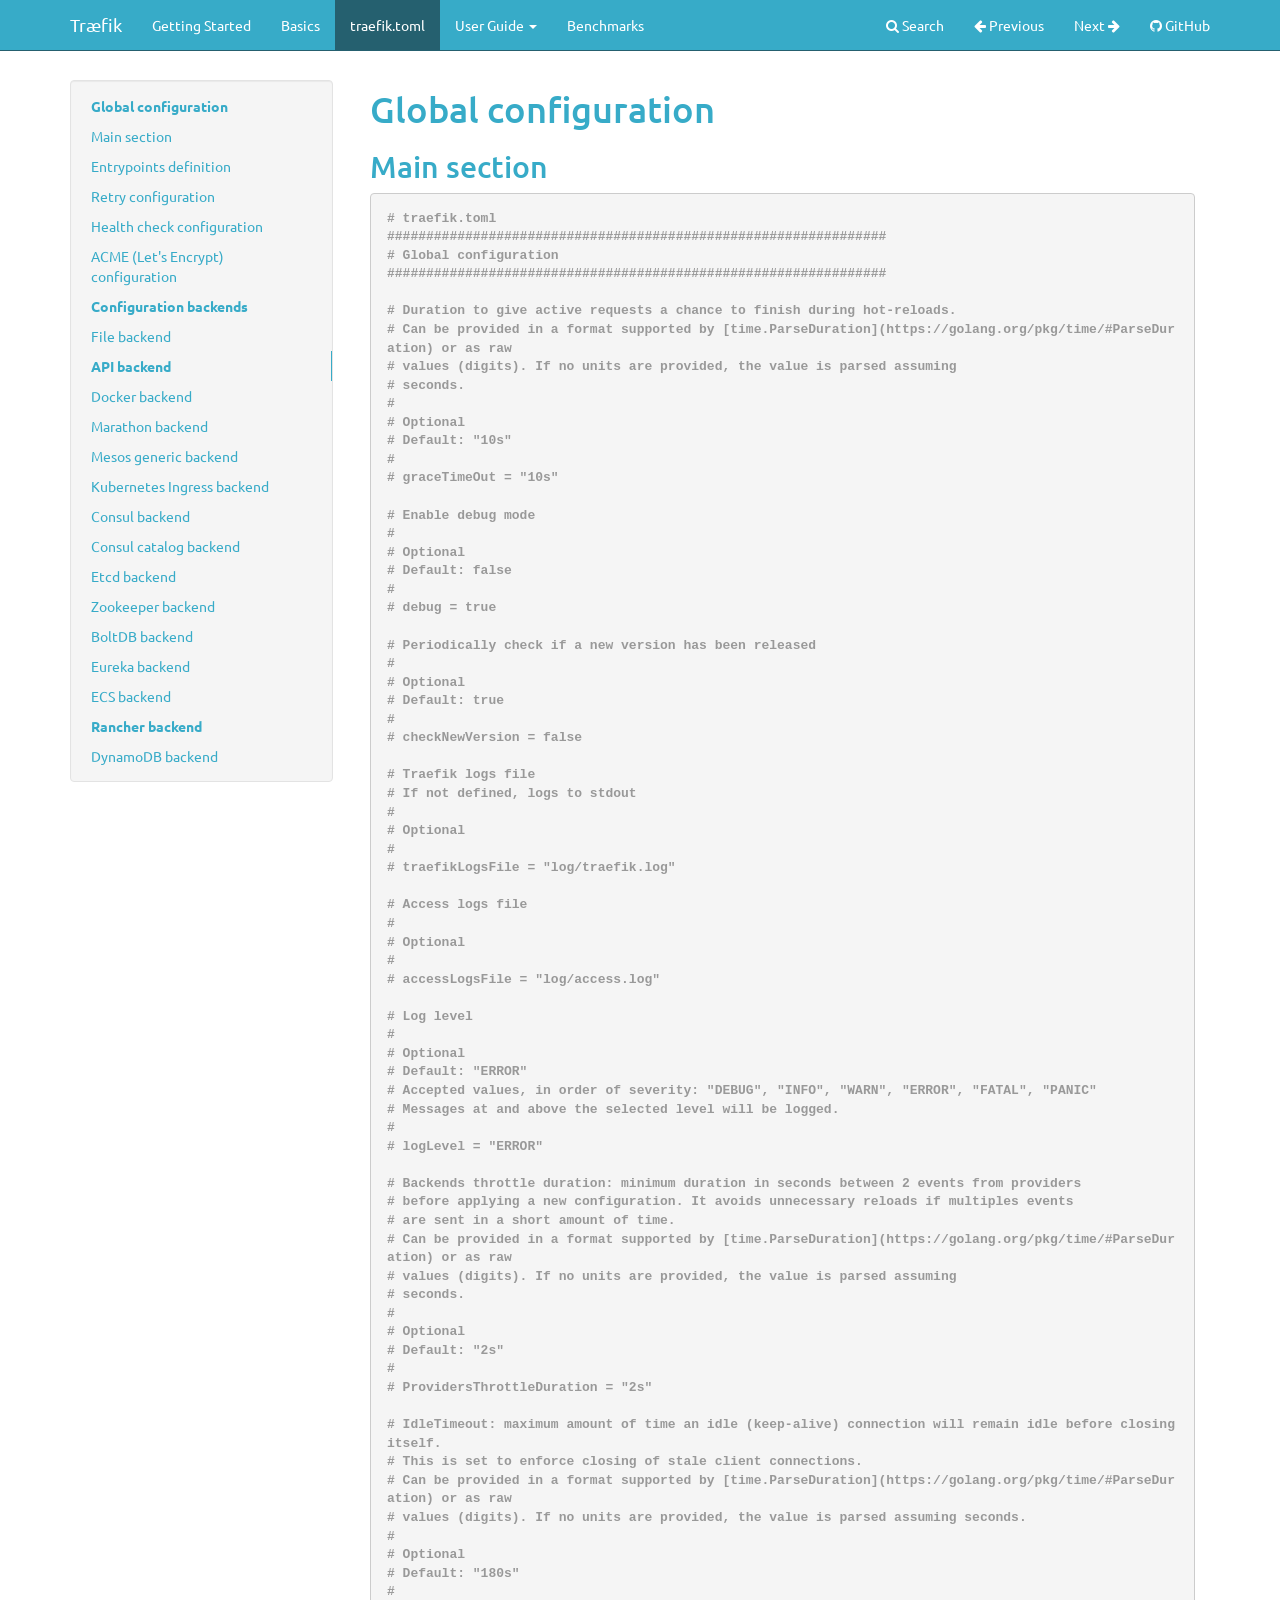
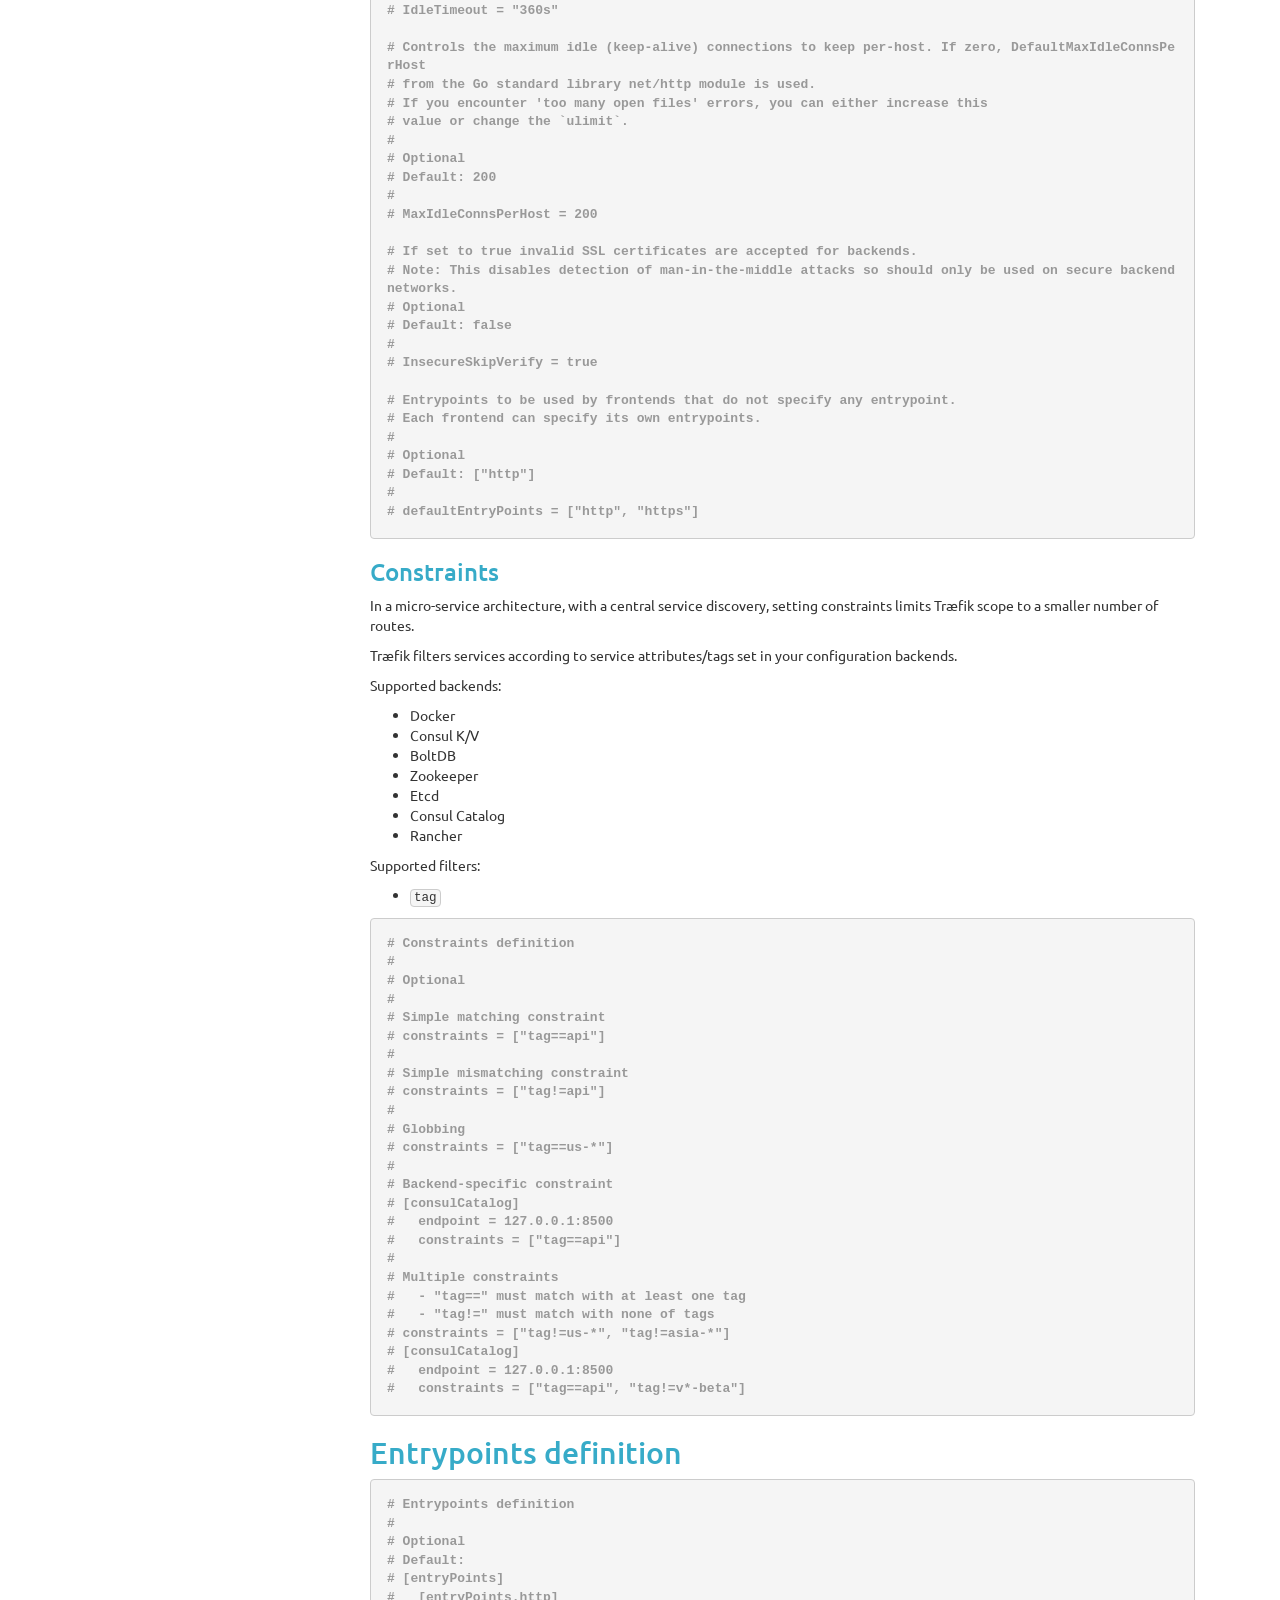
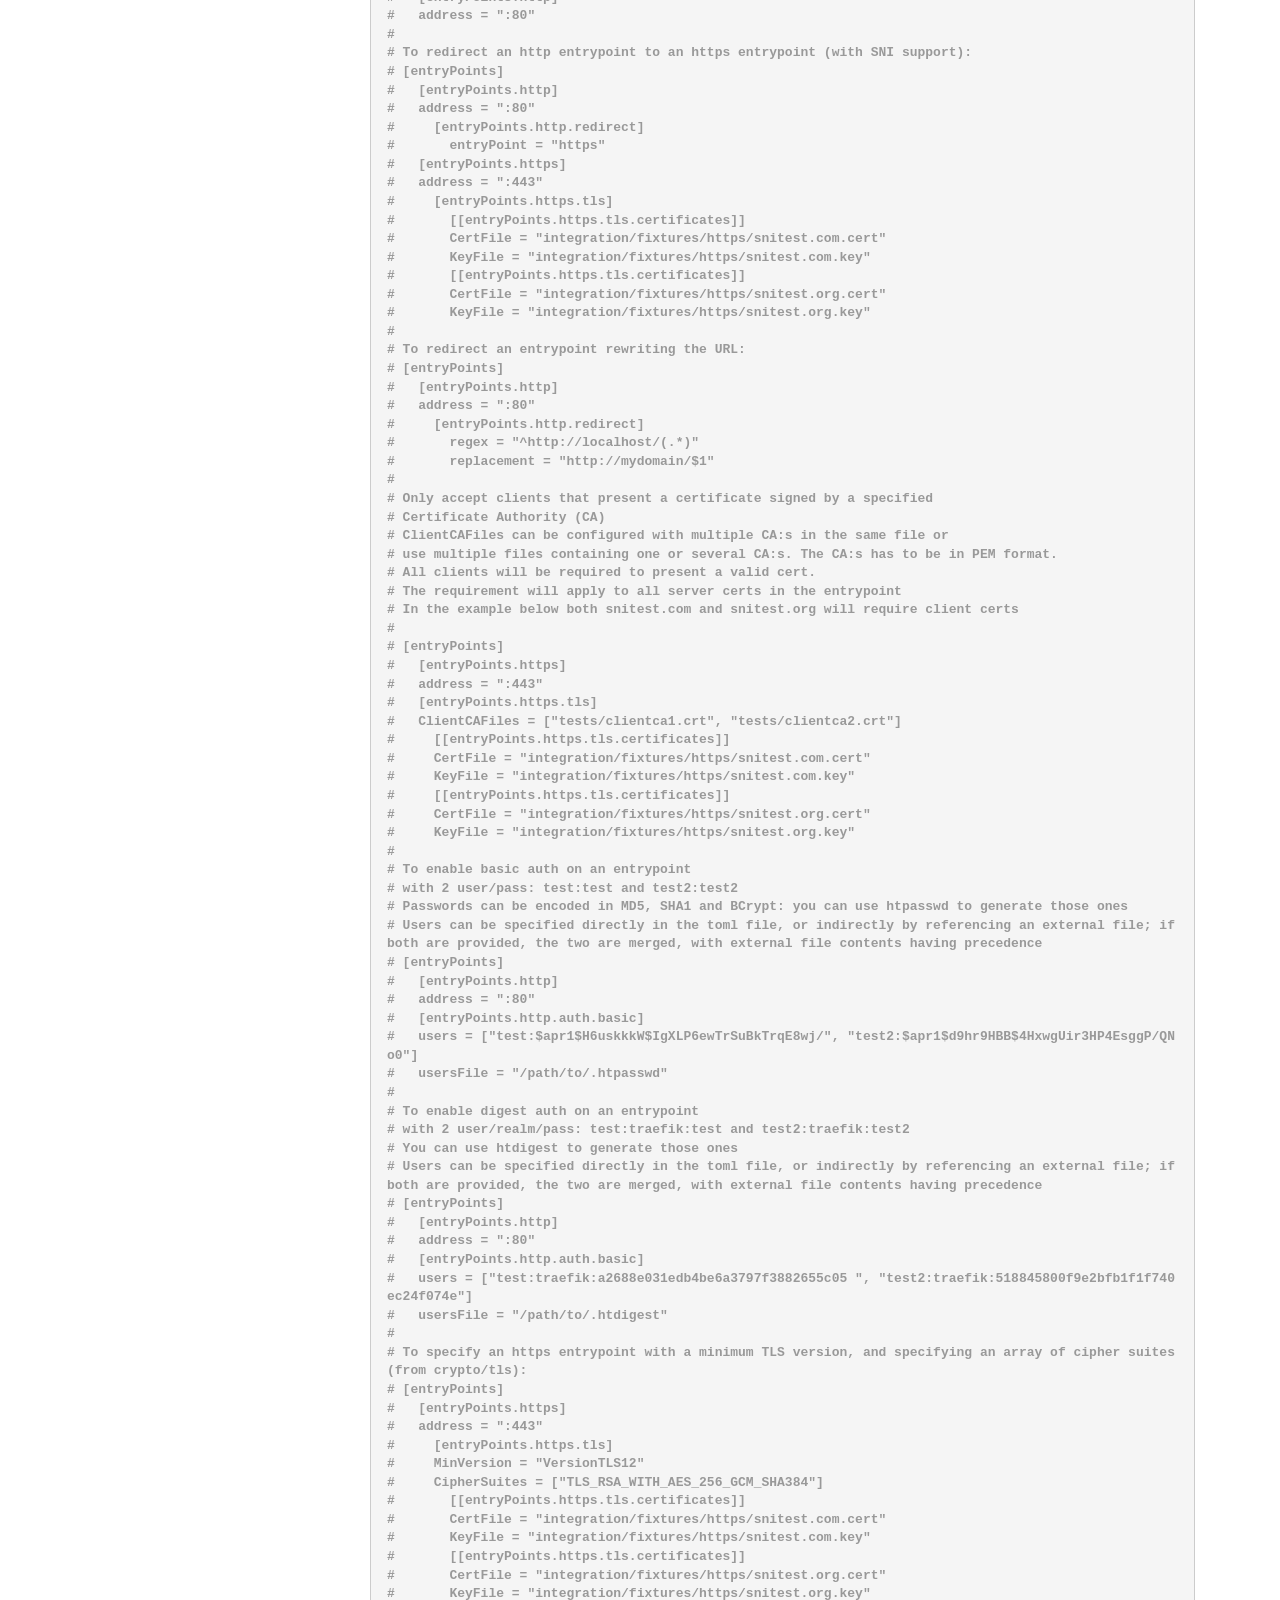
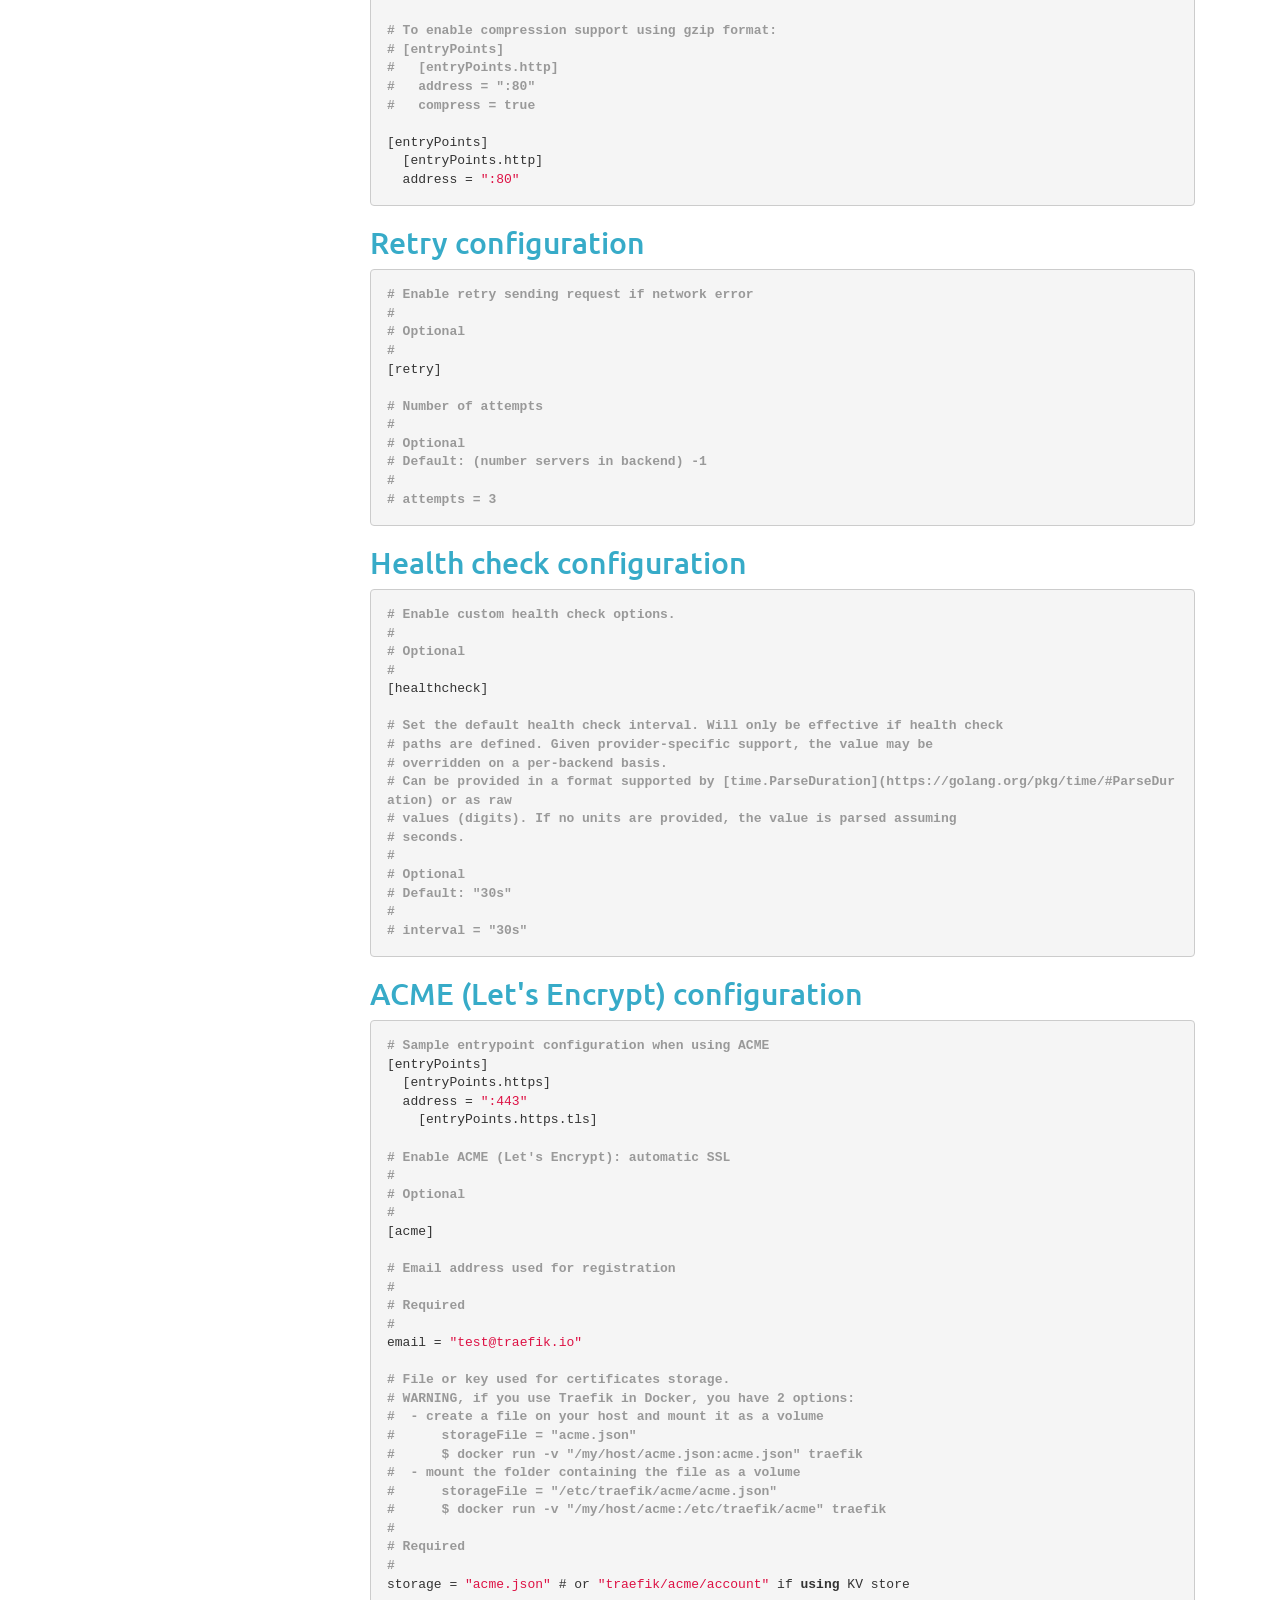
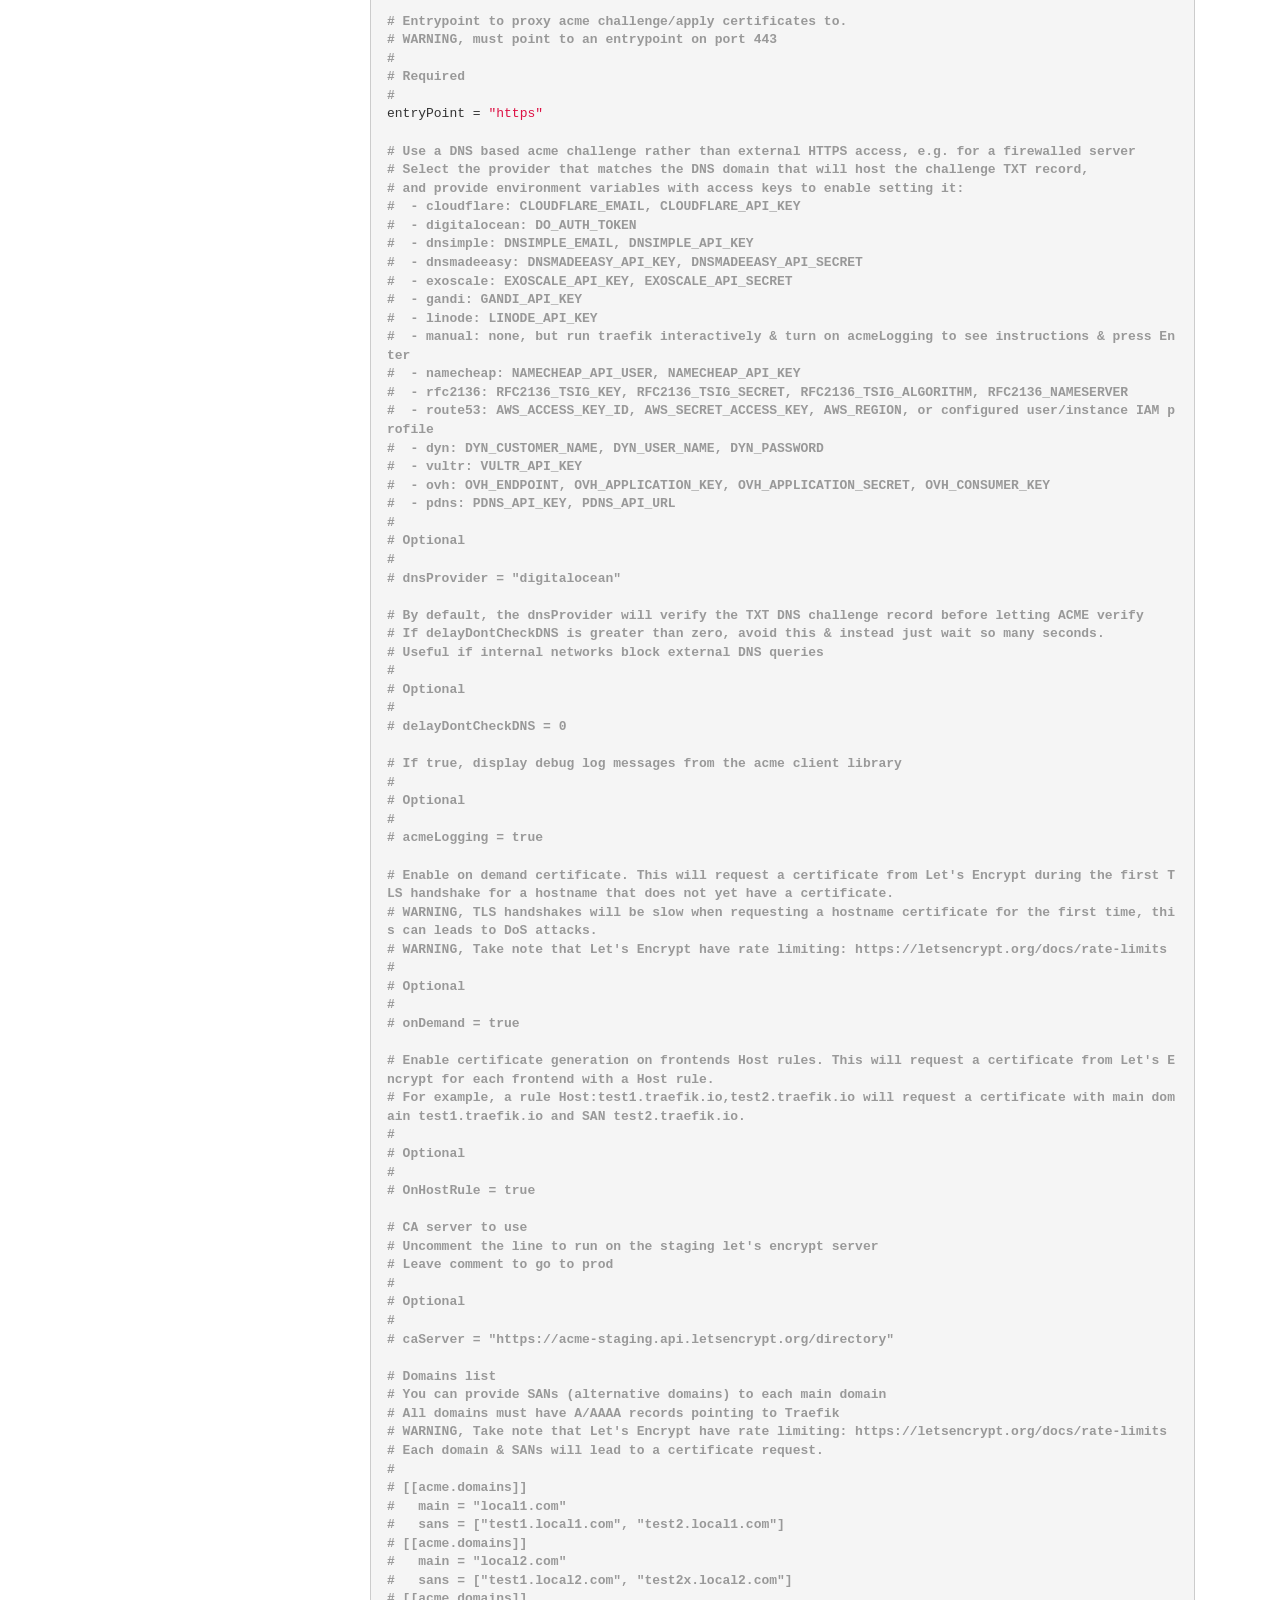
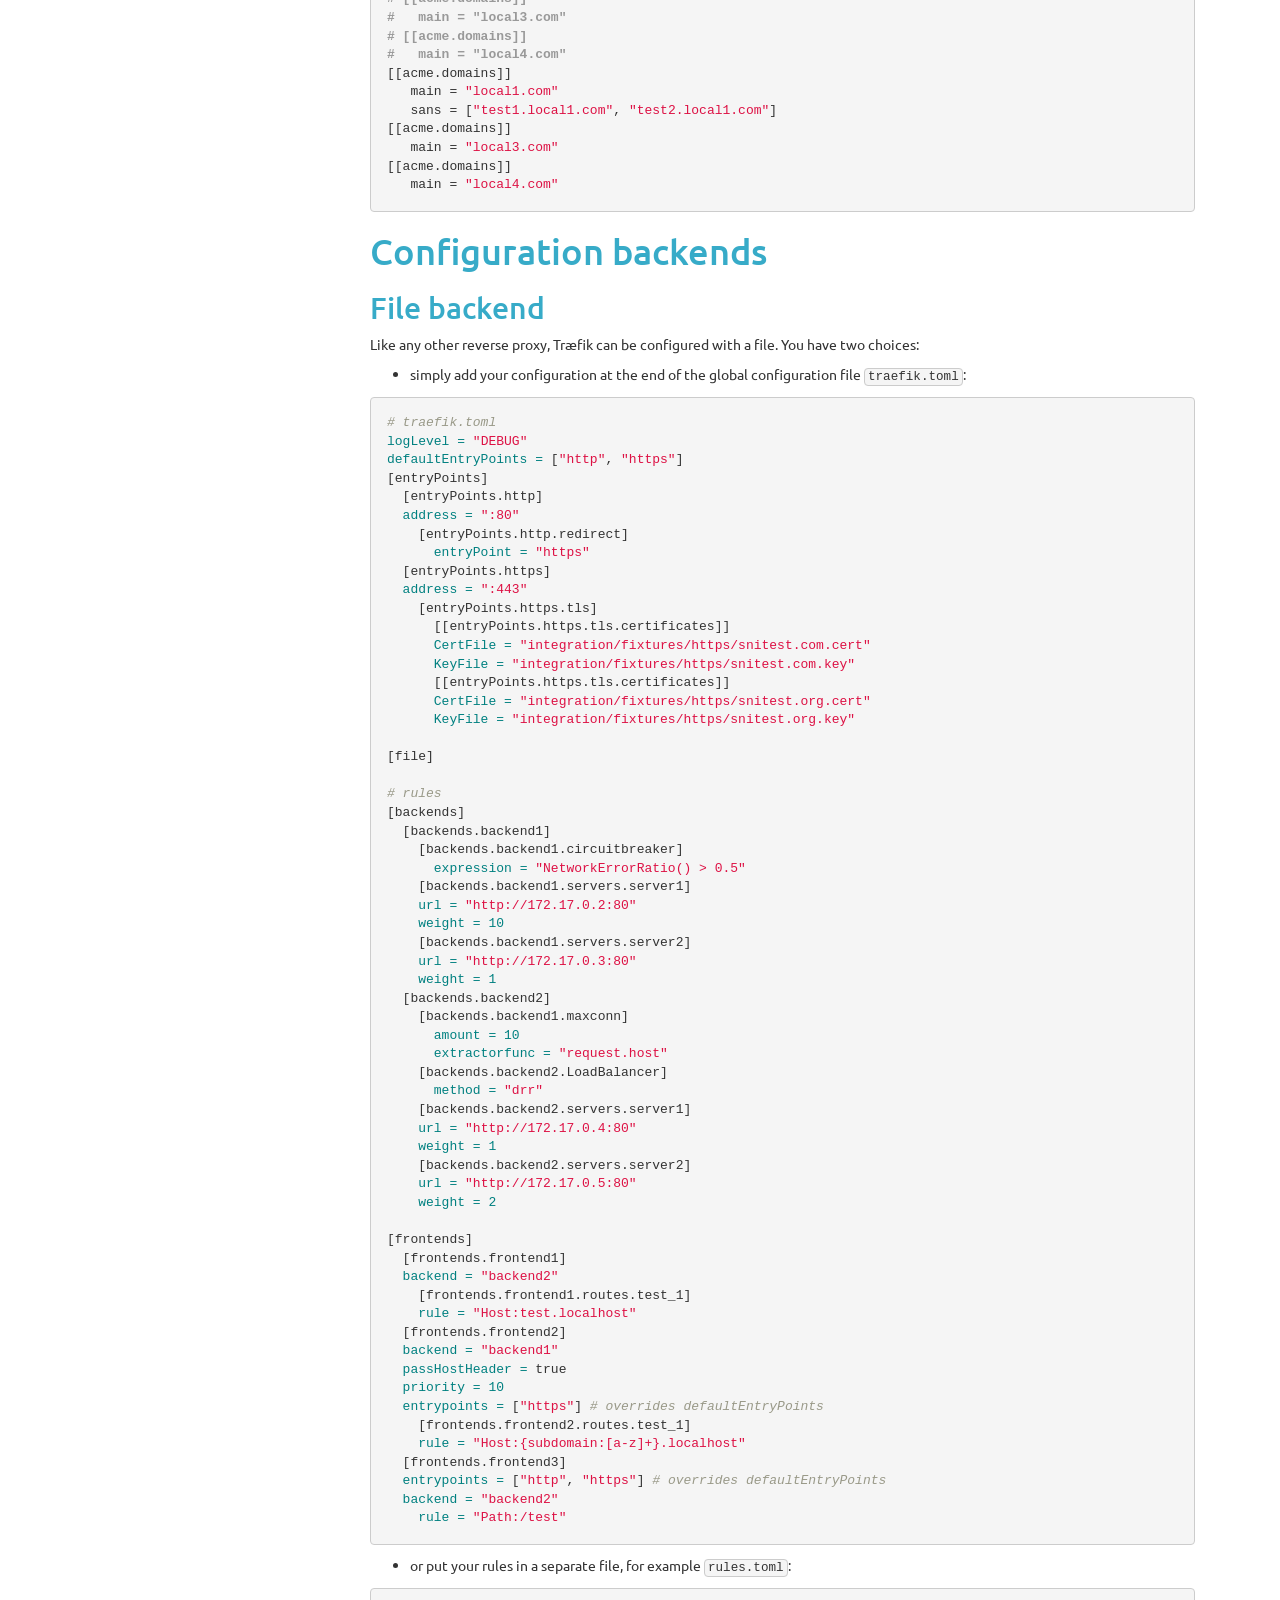
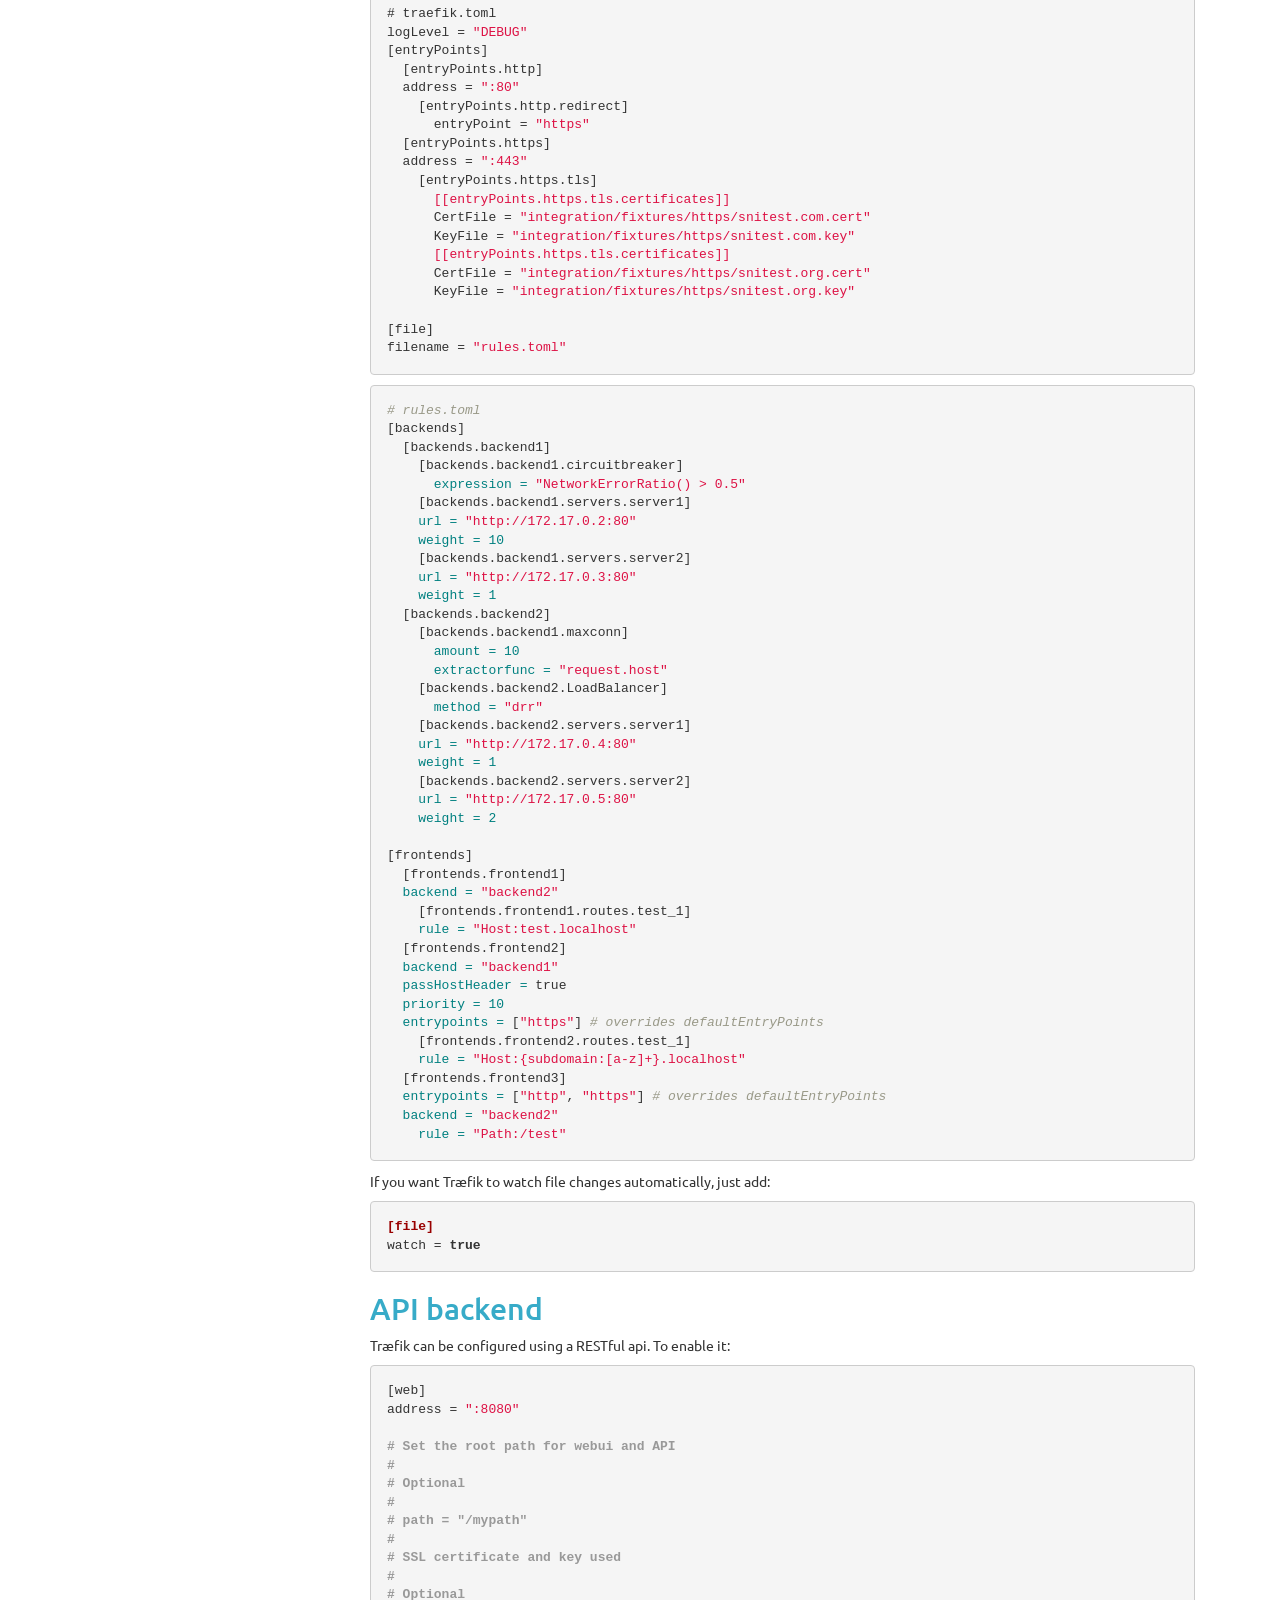
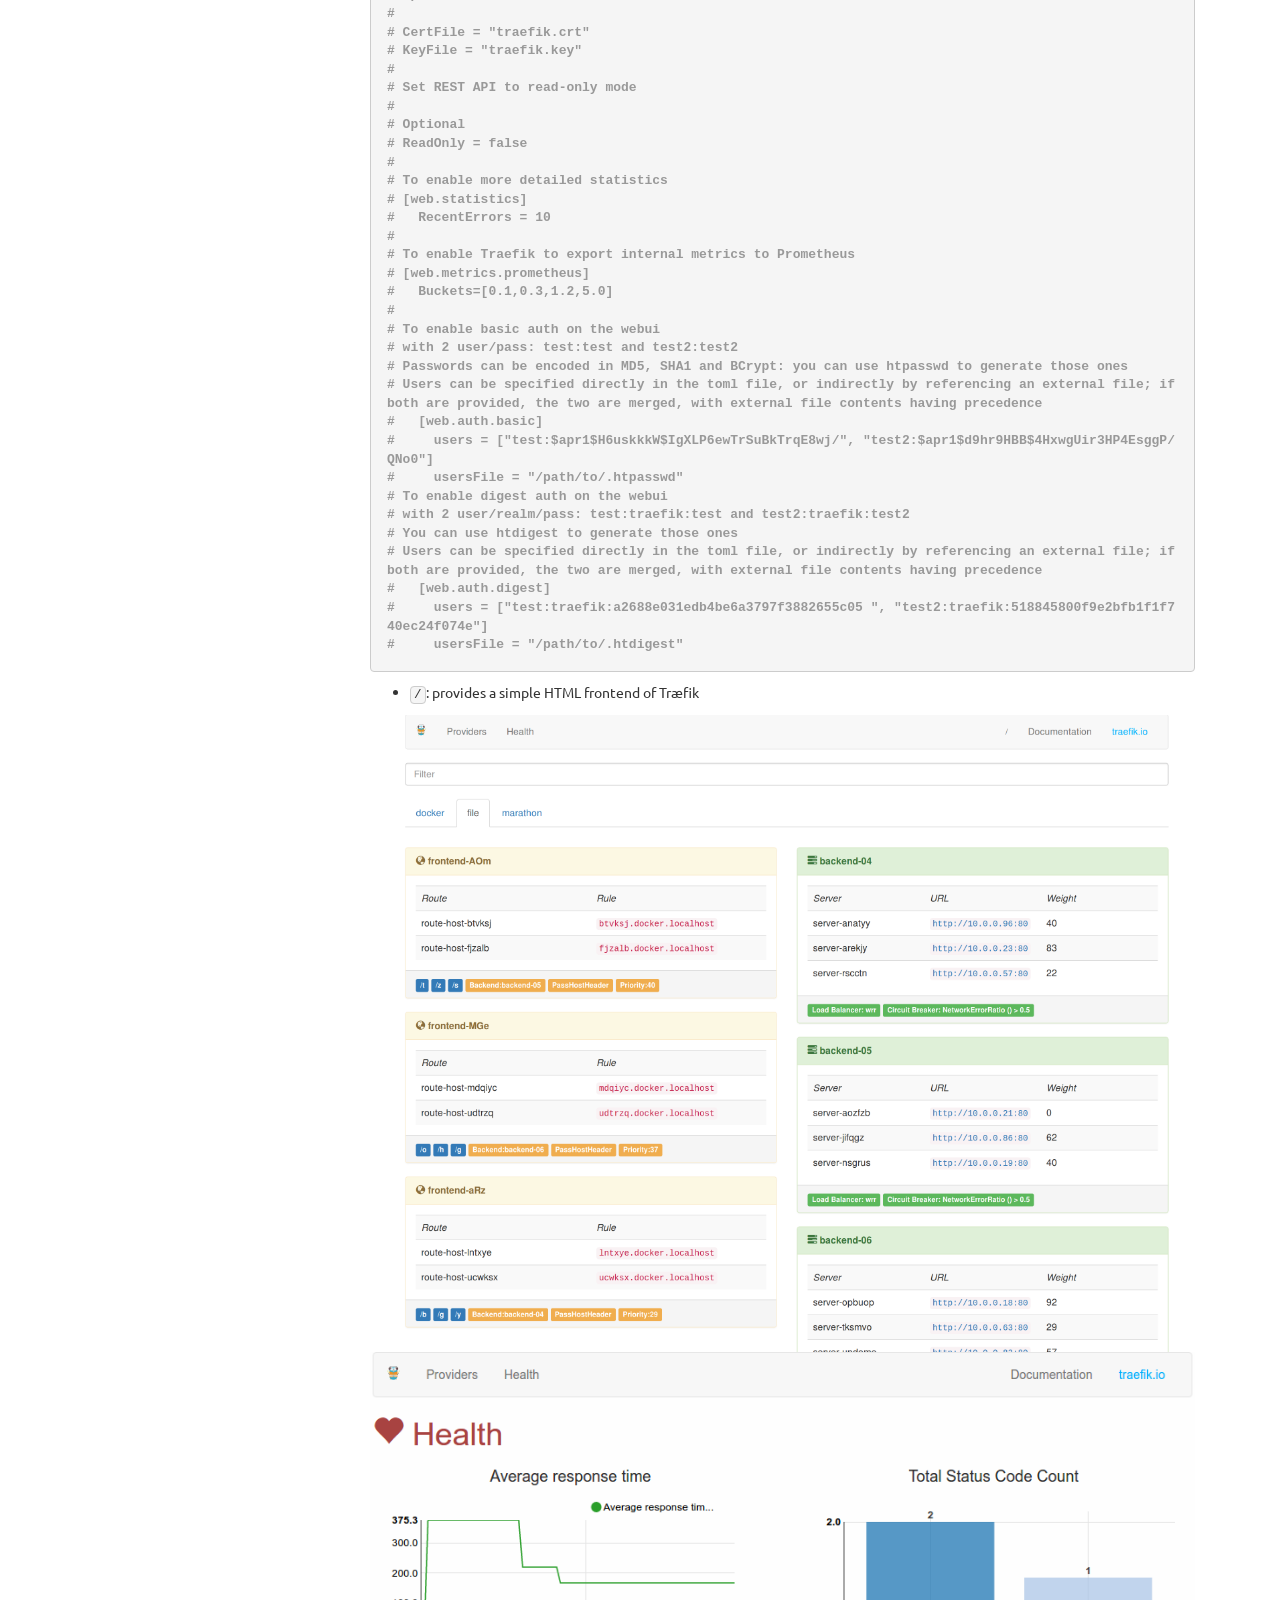
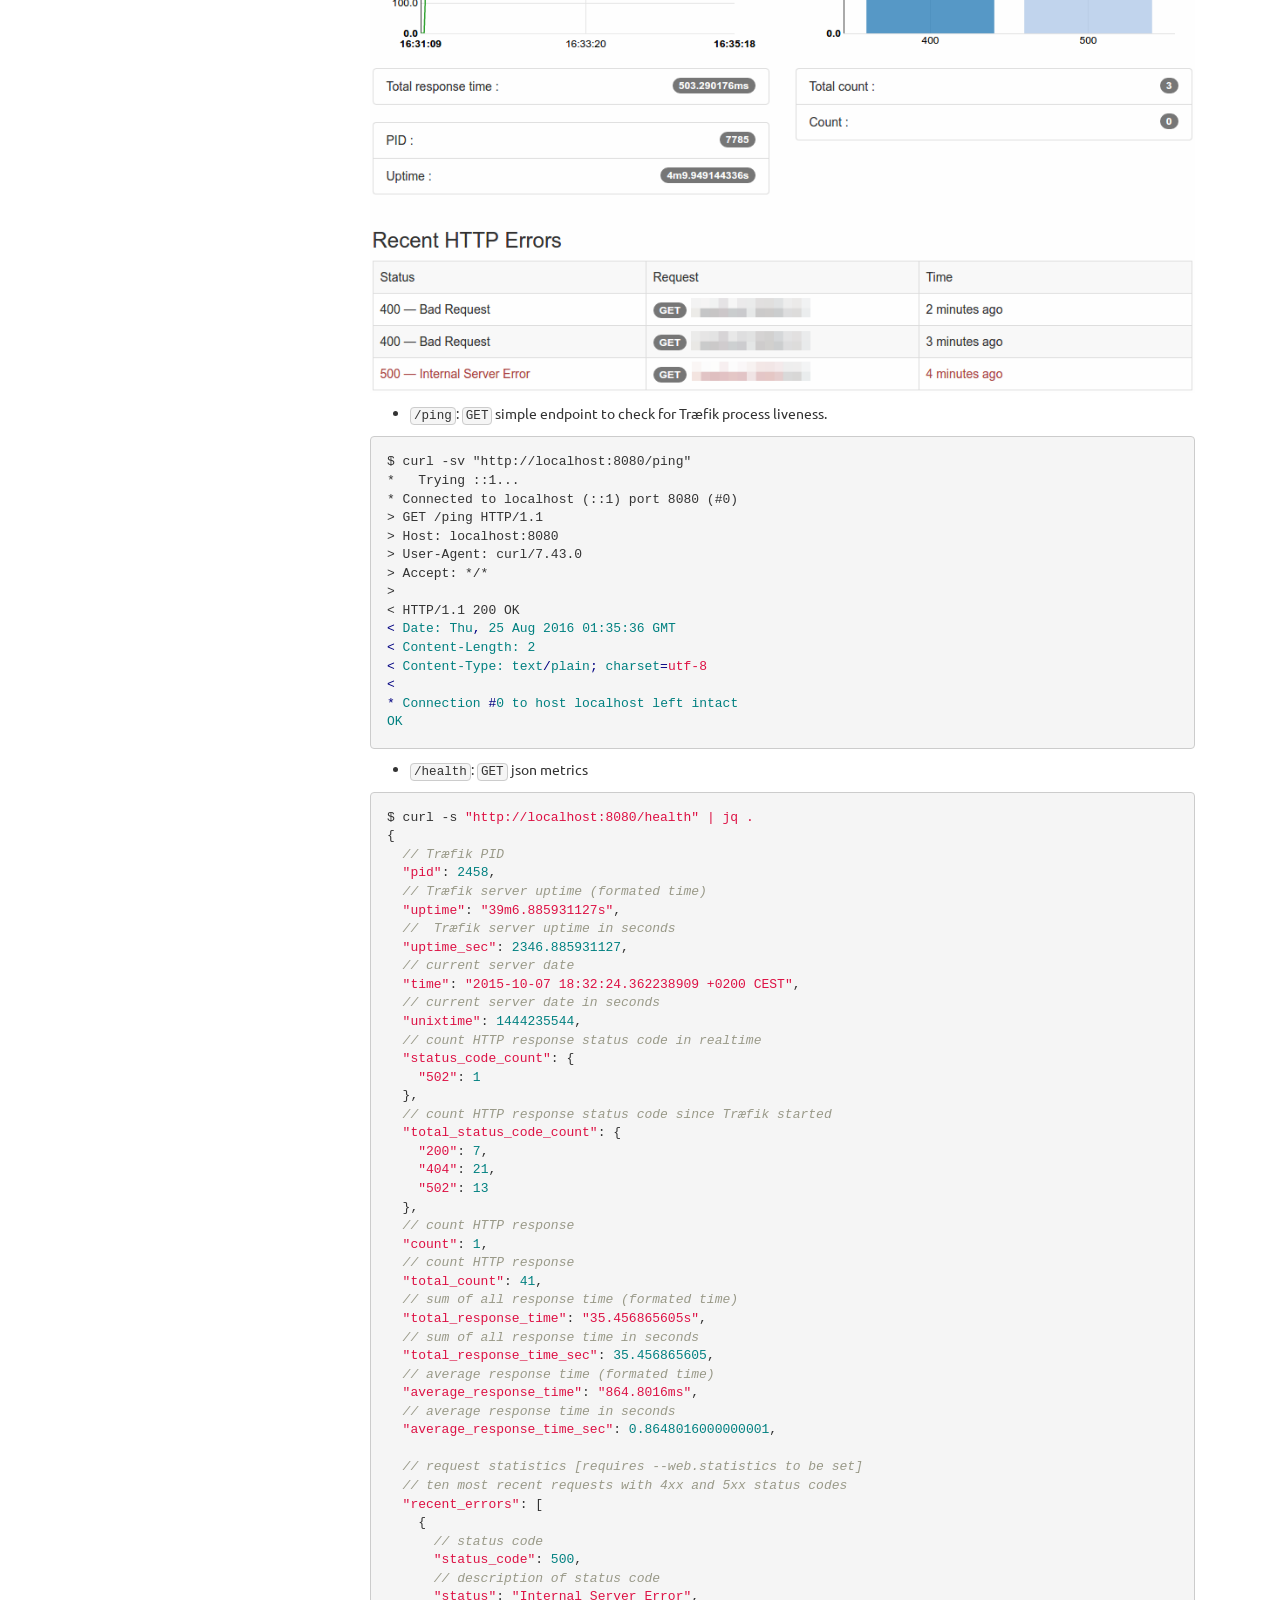
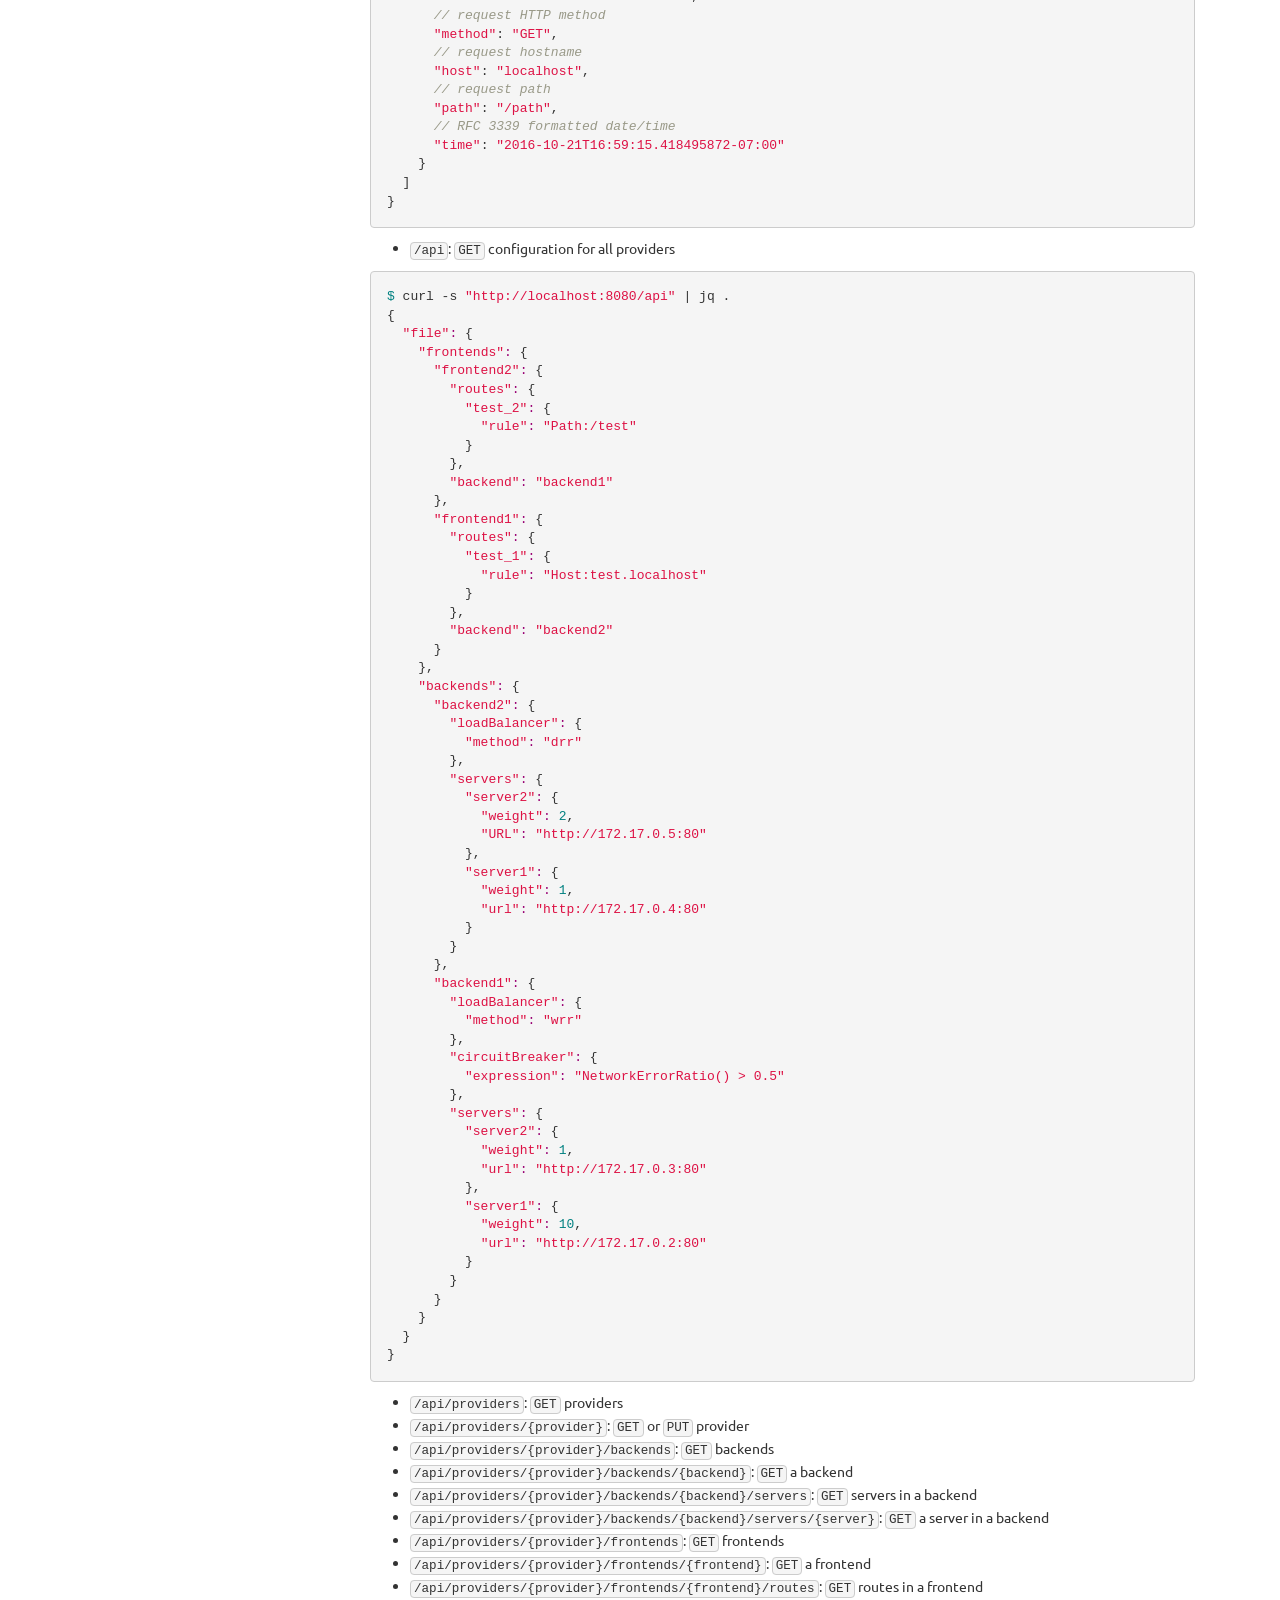
<file: toml/index.html>
<!DOCTYPE html>
<html lang="en">
    <head>
        <meta charset="utf-8">
        <meta http-equiv="X-UA-Compatible" content="IE=edge">
        <meta name="viewport" content="width=device-width, initial-scale=1.0">
        
        <meta name="author" content="containo.us">
        <link rel="canonical" href="https://docs.traefik.io/toml/">
        <link rel="shortcut icon" href="img/traefik.icon.png">
        

	<title>traefik.toml - Træfik</title>

        <link href="../css/bootstrap-custom.min.css" rel="stylesheet">
        <link href="../css/font-awesome-4.0.3.css" rel="stylesheet">
        <link rel="stylesheet" href="../css/highlight.css">
        <link href="../css/base.css" rel="stylesheet">
        <link href="../css/traefik.css" rel="stylesheet">

        <!-- HTML5 shim and Respond.js IE8 support of HTML5 elements and media queries -->
        <!--[if lt IE 9]>
            <script src="https://oss.maxcdn.com/libs/html5shiv/3.7.0/html5shiv.js"></script>
            <script src="https://oss.maxcdn.com/libs/respond.js/1.3.0/respond.min.js"></script>
        <![endif]-->

        
    </head>

    <body>

        <div class="navbar navbar-default navbar-fixed-top" role="navigation">
    <div class="container">

        <!-- Collapsed navigation -->
        <div class="navbar-header">
            <!-- Expander button -->
            <button type="button" class="navbar-toggle" data-toggle="collapse" data-target=".navbar-collapse">
                <span class="sr-only">Toggle navigation</span>
                <span class="icon-bar"></span>
                <span class="icon-bar"></span>
                <span class="icon-bar"></span>
            </button>

            <!-- Main title -->
            <a class="navbar-brand" href="..">Træfik</a>
        </div>

        <!-- Expanded navigation -->
        <div class="navbar-collapse collapse">
            <!-- Main navigation -->
            <ul class="nav navbar-nav">
            
            
                <li >
                    <a href="..">Getting Started</a>
                </li>
            
            
            
                <li >
                    <a href="../basics/">Basics</a>
                </li>
            
            
            
                <li class="active">
                    <a href="./">traefik.toml</a>
                </li>
            
            
            
                <li class="dropdown">
                    <a href="#" class="dropdown-toggle" data-toggle="dropdown">User Guide <b class="caret"></b></a>
                    <ul class="dropdown-menu">
                    
                        
<li >
    <a href="../user-guide/examples/">Configuration examples</a>
</li>

                    
                        
<li >
    <a href="../user-guide/swarm/">Swarm cluster</a>
</li>

                    
                        
<li >
    <a href="../user-guide/swarm-mode/">Swarm mode cluster</a>
</li>

                    
                        
<li >
    <a href="../user-guide/kubernetes/">Kubernetes</a>
</li>

                    
                        
<li >
    <a href="../user-guide/marathon/">Marathon</a>
</li>

                    
                        
<li >
    <a href="../user-guide/kv-config/">Key-value store configuration</a>
</li>

                    
                        
<li >
    <a href="../user-guide/cluster/">Clustering/HA</a>
</li>

                    
                    </ul>
                </li>
            
            
            
                <li >
                    <a href="../benchmarks/">Benchmarks</a>
                </li>
            
            
            </ul>

            <!-- Search, Navigation and Repo links -->
            <ul class="nav navbar-nav navbar-right">
                <li>
                    <a href="#" data-toggle="modal" data-target="#mkdocs_search_modal">
                        <i class="fa fa-search"></i> Search
                    </a>
                </li>
                <li >
                    <a rel="next" href="../basics/">
                        <i class="fa fa-arrow-left"></i> Previous
                    </a>
                </li>
                <li >
                    <a rel="prev" href="../user-guide/examples/">
                        Next <i class="fa fa-arrow-right"></i>
                    </a>
                </li>
                
                <li>
                    <a href="https://github.com/containous/traefik">
                        
                            <i class="fa fa-github"></i>
                        
                        GitHub
                    </a>
                </li>
                
            </ul>
        </div>
    </div>
</div>

        <div class="container">
            <div class="col-md-3"><div class="bs-sidebar hidden-print affix well" role="complementary">
    <ul class="nav bs-sidenav">
    
        <li class="main active"><a href="#global-configuration">Global configuration</a></li>
        
            <li><a href="#main-section">Main section</a></li>
        
            <li><a href="#entrypoints-definition">Entrypoints definition</a></li>
        
            <li><a href="#retry-configuration">Retry configuration</a></li>
        
            <li><a href="#health-check-configuration">Health check configuration</a></li>
        
            <li><a href="#acme-lets-encrypt-configuration">ACME (Let's Encrypt) configuration</a></li>
        
    
        <li class="main "><a href="#configuration-backends">Configuration backends</a></li>
        
            <li><a href="#file-backend">File backend</a></li>
        
            <li><a href="#api-backend">API backend</a></li>
        
            <li><a href="#docker-backend">Docker backend</a></li>
        
            <li><a href="#marathon-backend">Marathon backend</a></li>
        
            <li><a href="#mesos-generic-backend">Mesos generic backend</a></li>
        
            <li><a href="#kubernetes-ingress-backend">Kubernetes Ingress backend</a></li>
        
            <li><a href="#consul-backend">Consul backend</a></li>
        
            <li><a href="#consul-catalog-backend">Consul catalog backend</a></li>
        
            <li><a href="#etcd-backend">Etcd backend</a></li>
        
            <li><a href="#zookeeper-backend">Zookeeper backend</a></li>
        
            <li><a href="#boltdb-backend">BoltDB backend</a></li>
        
            <li><a href="#eureka-backend">Eureka backend</a></li>
        
            <li><a href="#ecs-backend">ECS backend</a></li>
        
    
        <li class="main "><a href="#rancher-backend">Rancher backend</a></li>
        
            <li><a href="#dynamodb-backend">DynamoDB backend</a></li>
        
    
    </ul>
</div></div>
            <div class="col-md-9" role="main">

<h1 id="global-configuration">Global configuration</h1>
<h2 id="main-section">Main section</h2>
<pre><code class="toml"># traefik.toml
################################################################
# Global configuration
################################################################

# Duration to give active requests a chance to finish during hot-reloads.
# Can be provided in a format supported by [time.ParseDuration](https://golang.org/pkg/time/#ParseDuration) or as raw
# values (digits). If no units are provided, the value is parsed assuming
# seconds.
#
# Optional
# Default: &quot;10s&quot;
#
# graceTimeOut = &quot;10s&quot;

# Enable debug mode
#
# Optional
# Default: false
#
# debug = true

# Periodically check if a new version has been released
#
# Optional
# Default: true
#
# checkNewVersion = false

# Traefik logs file
# If not defined, logs to stdout
#
# Optional
#
# traefikLogsFile = &quot;log/traefik.log&quot;

# Access logs file
#
# Optional
#
# accessLogsFile = &quot;log/access.log&quot;

# Log level
#
# Optional
# Default: &quot;ERROR&quot;
# Accepted values, in order of severity: &quot;DEBUG&quot;, &quot;INFO&quot;, &quot;WARN&quot;, &quot;ERROR&quot;, &quot;FATAL&quot;, &quot;PANIC&quot;
# Messages at and above the selected level will be logged.
#
# logLevel = &quot;ERROR&quot;

# Backends throttle duration: minimum duration in seconds between 2 events from providers
# before applying a new configuration. It avoids unnecessary reloads if multiples events
# are sent in a short amount of time.
# Can be provided in a format supported by [time.ParseDuration](https://golang.org/pkg/time/#ParseDuration) or as raw
# values (digits). If no units are provided, the value is parsed assuming
# seconds.
#
# Optional
# Default: &quot;2s&quot;
#
# ProvidersThrottleDuration = &quot;2s&quot;

# IdleTimeout: maximum amount of time an idle (keep-alive) connection will remain idle before closing itself.
# This is set to enforce closing of stale client connections.
# Can be provided in a format supported by [time.ParseDuration](https://golang.org/pkg/time/#ParseDuration) or as raw
# values (digits). If no units are provided, the value is parsed assuming seconds.
#
# Optional
# Default: &quot;180s&quot;
#
# IdleTimeout = &quot;360s&quot;

# Controls the maximum idle (keep-alive) connections to keep per-host. If zero, DefaultMaxIdleConnsPerHost
# from the Go standard library net/http module is used.
# If you encounter 'too many open files' errors, you can either increase this
# value or change the `ulimit`.
#
# Optional
# Default: 200
#
# MaxIdleConnsPerHost = 200

# If set to true invalid SSL certificates are accepted for backends.
# Note: This disables detection of man-in-the-middle attacks so should only be used on secure backend networks.
# Optional
# Default: false
#
# InsecureSkipVerify = true

# Entrypoints to be used by frontends that do not specify any entrypoint.
# Each frontend can specify its own entrypoints.
#
# Optional
# Default: [&quot;http&quot;]
#
# defaultEntryPoints = [&quot;http&quot;, &quot;https&quot;]
</code></pre>

<h3 id="constraints">Constraints</h3>
<p>In a micro-service architecture, with a central service discovery, setting constraints limits Træfik scope to a smaller number of routes.</p>
<p>Træfik filters services according to service attributes/tags set in your configuration backends.</p>
<p>Supported backends:</p>
<ul>
<li>Docker</li>
<li>Consul K/V</li>
<li>BoltDB</li>
<li>Zookeeper</li>
<li>Etcd</li>
<li>Consul Catalog</li>
<li>Rancher</li>
</ul>
<p>Supported filters:</p>
<ul>
<li><code>tag</code></li>
</ul>
<pre><code class="toml"># Constraints definition
#
# Optional
#
# Simple matching constraint
# constraints = [&quot;tag==api&quot;]
#
# Simple mismatching constraint
# constraints = [&quot;tag!=api&quot;]
#
# Globbing
# constraints = [&quot;tag==us-*&quot;]
#
# Backend-specific constraint
# [consulCatalog]
#   endpoint = 127.0.0.1:8500
#   constraints = [&quot;tag==api&quot;]
#
# Multiple constraints
#   - &quot;tag==&quot; must match with at least one tag
#   - &quot;tag!=&quot; must match with none of tags
# constraints = [&quot;tag!=us-*&quot;, &quot;tag!=asia-*&quot;]
# [consulCatalog]
#   endpoint = 127.0.0.1:8500
#   constraints = [&quot;tag==api&quot;, &quot;tag!=v*-beta&quot;]
</code></pre>

<h2 id="entrypoints-definition">Entrypoints definition</h2>
<pre><code class="toml"># Entrypoints definition
#
# Optional
# Default:
# [entryPoints]
#   [entryPoints.http]
#   address = &quot;:80&quot;
#
# To redirect an http entrypoint to an https entrypoint (with SNI support):
# [entryPoints]
#   [entryPoints.http]
#   address = &quot;:80&quot;
#     [entryPoints.http.redirect]
#       entryPoint = &quot;https&quot;
#   [entryPoints.https]
#   address = &quot;:443&quot;
#     [entryPoints.https.tls]
#       [[entryPoints.https.tls.certificates]]
#       CertFile = &quot;integration/fixtures/https/snitest.com.cert&quot;
#       KeyFile = &quot;integration/fixtures/https/snitest.com.key&quot;
#       [[entryPoints.https.tls.certificates]]
#       CertFile = &quot;integration/fixtures/https/snitest.org.cert&quot;
#       KeyFile = &quot;integration/fixtures/https/snitest.org.key&quot;
#
# To redirect an entrypoint rewriting the URL:
# [entryPoints]
#   [entryPoints.http]
#   address = &quot;:80&quot;
#     [entryPoints.http.redirect]
#       regex = &quot;^http://localhost/(.*)&quot;
#       replacement = &quot;http://mydomain/$1&quot;
#
# Only accept clients that present a certificate signed by a specified
# Certificate Authority (CA)
# ClientCAFiles can be configured with multiple CA:s in the same file or
# use multiple files containing one or several CA:s. The CA:s has to be in PEM format.
# All clients will be required to present a valid cert.
# The requirement will apply to all server certs in the entrypoint
# In the example below both snitest.com and snitest.org will require client certs
#
# [entryPoints]
#   [entryPoints.https]
#   address = &quot;:443&quot;
#   [entryPoints.https.tls]
#   ClientCAFiles = [&quot;tests/clientca1.crt&quot;, &quot;tests/clientca2.crt&quot;]
#     [[entryPoints.https.tls.certificates]]
#     CertFile = &quot;integration/fixtures/https/snitest.com.cert&quot;
#     KeyFile = &quot;integration/fixtures/https/snitest.com.key&quot;
#     [[entryPoints.https.tls.certificates]]
#     CertFile = &quot;integration/fixtures/https/snitest.org.cert&quot;
#     KeyFile = &quot;integration/fixtures/https/snitest.org.key&quot;
#
# To enable basic auth on an entrypoint
# with 2 user/pass: test:test and test2:test2
# Passwords can be encoded in MD5, SHA1 and BCrypt: you can use htpasswd to generate those ones
# Users can be specified directly in the toml file, or indirectly by referencing an external file; if both are provided, the two are merged, with external file contents having precedence
# [entryPoints]
#   [entryPoints.http]
#   address = &quot;:80&quot;
#   [entryPoints.http.auth.basic]
#   users = [&quot;test:$apr1$H6uskkkW$IgXLP6ewTrSuBkTrqE8wj/&quot;, &quot;test2:$apr1$d9hr9HBB$4HxwgUir3HP4EsggP/QNo0&quot;]
#   usersFile = &quot;/path/to/.htpasswd&quot;
#
# To enable digest auth on an entrypoint
# with 2 user/realm/pass: test:traefik:test and test2:traefik:test2
# You can use htdigest to generate those ones
# Users can be specified directly in the toml file, or indirectly by referencing an external file; if both are provided, the two are merged, with external file contents having precedence
# [entryPoints]
#   [entryPoints.http]
#   address = &quot;:80&quot;
#   [entryPoints.http.auth.basic]
#   users = [&quot;test:traefik:a2688e031edb4be6a3797f3882655c05 &quot;, &quot;test2:traefik:518845800f9e2bfb1f1f740ec24f074e&quot;]
#   usersFile = &quot;/path/to/.htdigest&quot;
#
# To specify an https entrypoint with a minimum TLS version, and specifying an array of cipher suites (from crypto/tls):
# [entryPoints]
#   [entryPoints.https]
#   address = &quot;:443&quot;
#     [entryPoints.https.tls]
#     MinVersion = &quot;VersionTLS12&quot;
#     CipherSuites = [&quot;TLS_RSA_WITH_AES_256_GCM_SHA384&quot;]
#       [[entryPoints.https.tls.certificates]]
#       CertFile = &quot;integration/fixtures/https/snitest.com.cert&quot;
#       KeyFile = &quot;integration/fixtures/https/snitest.com.key&quot;
#       [[entryPoints.https.tls.certificates]]
#       CertFile = &quot;integration/fixtures/https/snitest.org.cert&quot;
#       KeyFile = &quot;integration/fixtures/https/snitest.org.key&quot;

# To enable compression support using gzip format:
# [entryPoints]
#   [entryPoints.http]
#   address = &quot;:80&quot;
#   compress = true

[entryPoints]
  [entryPoints.http]
  address = &quot;:80&quot;
</code></pre>

<h2 id="retry-configuration">Retry configuration</h2>
<pre><code class="toml"># Enable retry sending request if network error
#
# Optional
#
[retry]

# Number of attempts
#
# Optional
# Default: (number servers in backend) -1
#
# attempts = 3
</code></pre>

<h2 id="health-check-configuration">Health check configuration</h2>
<pre><code class="toml"># Enable custom health check options.
#
# Optional
#
[healthcheck]

# Set the default health check interval. Will only be effective if health check
# paths are defined. Given provider-specific support, the value may be
# overridden on a per-backend basis.
# Can be provided in a format supported by [time.ParseDuration](https://golang.org/pkg/time/#ParseDuration) or as raw
# values (digits). If no units are provided, the value is parsed assuming
# seconds.
#
# Optional
# Default: &quot;30s&quot;
#
# interval = &quot;30s&quot;
</code></pre>

<h2 id="acme-lets-encrypt-configuration">ACME (Let's Encrypt) configuration</h2>
<pre><code class="toml"># Sample entrypoint configuration when using ACME
[entryPoints]
  [entryPoints.https]
  address = &quot;:443&quot;
    [entryPoints.https.tls]

# Enable ACME (Let's Encrypt): automatic SSL
#
# Optional
#
[acme]

# Email address used for registration
#
# Required
#
email = &quot;test@traefik.io&quot;

# File or key used for certificates storage.
# WARNING, if you use Traefik in Docker, you have 2 options:
#  - create a file on your host and mount it as a volume
#      storageFile = &quot;acme.json&quot;
#      $ docker run -v &quot;/my/host/acme.json:acme.json&quot; traefik
#  - mount the folder containing the file as a volume
#      storageFile = &quot;/etc/traefik/acme/acme.json&quot;
#      $ docker run -v &quot;/my/host/acme:/etc/traefik/acme&quot; traefik
#
# Required
#
storage = &quot;acme.json&quot; # or &quot;traefik/acme/account&quot; if using KV store

# Entrypoint to proxy acme challenge/apply certificates to.
# WARNING, must point to an entrypoint on port 443
#
# Required
#
entryPoint = &quot;https&quot;

# Use a DNS based acme challenge rather than external HTTPS access, e.g. for a firewalled server
# Select the provider that matches the DNS domain that will host the challenge TXT record,
# and provide environment variables with access keys to enable setting it:
#  - cloudflare: CLOUDFLARE_EMAIL, CLOUDFLARE_API_KEY
#  - digitalocean: DO_AUTH_TOKEN
#  - dnsimple: DNSIMPLE_EMAIL, DNSIMPLE_API_KEY
#  - dnsmadeeasy: DNSMADEEASY_API_KEY, DNSMADEEASY_API_SECRET
#  - exoscale: EXOSCALE_API_KEY, EXOSCALE_API_SECRET
#  - gandi: GANDI_API_KEY
#  - linode: LINODE_API_KEY
#  - manual: none, but run traefik interactively &amp; turn on acmeLogging to see instructions &amp; press Enter
#  - namecheap: NAMECHEAP_API_USER, NAMECHEAP_API_KEY
#  - rfc2136: RFC2136_TSIG_KEY, RFC2136_TSIG_SECRET, RFC2136_TSIG_ALGORITHM, RFC2136_NAMESERVER
#  - route53: AWS_ACCESS_KEY_ID, AWS_SECRET_ACCESS_KEY, AWS_REGION, or configured user/instance IAM profile
#  - dyn: DYN_CUSTOMER_NAME, DYN_USER_NAME, DYN_PASSWORD
#  - vultr: VULTR_API_KEY
#  - ovh: OVH_ENDPOINT, OVH_APPLICATION_KEY, OVH_APPLICATION_SECRET, OVH_CONSUMER_KEY
#  - pdns: PDNS_API_KEY, PDNS_API_URL
#
# Optional
#
# dnsProvider = &quot;digitalocean&quot;

# By default, the dnsProvider will verify the TXT DNS challenge record before letting ACME verify
# If delayDontCheckDNS is greater than zero, avoid this &amp; instead just wait so many seconds.
# Useful if internal networks block external DNS queries
#
# Optional
#
# delayDontCheckDNS = 0

# If true, display debug log messages from the acme client library
#
# Optional
#
# acmeLogging = true

# Enable on demand certificate. This will request a certificate from Let's Encrypt during the first TLS handshake for a hostname that does not yet have a certificate.
# WARNING, TLS handshakes will be slow when requesting a hostname certificate for the first time, this can leads to DoS attacks.
# WARNING, Take note that Let's Encrypt have rate limiting: https://letsencrypt.org/docs/rate-limits
#
# Optional
#
# onDemand = true

# Enable certificate generation on frontends Host rules. This will request a certificate from Let's Encrypt for each frontend with a Host rule.
# For example, a rule Host:test1.traefik.io,test2.traefik.io will request a certificate with main domain test1.traefik.io and SAN test2.traefik.io.
#
# Optional
#
# OnHostRule = true

# CA server to use
# Uncomment the line to run on the staging let's encrypt server
# Leave comment to go to prod
#
# Optional
#
# caServer = &quot;https://acme-staging.api.letsencrypt.org/directory&quot;

# Domains list
# You can provide SANs (alternative domains) to each main domain
# All domains must have A/AAAA records pointing to Traefik
# WARNING, Take note that Let's Encrypt have rate limiting: https://letsencrypt.org/docs/rate-limits
# Each domain &amp; SANs will lead to a certificate request.
#
# [[acme.domains]]
#   main = &quot;local1.com&quot;
#   sans = [&quot;test1.local1.com&quot;, &quot;test2.local1.com&quot;]
# [[acme.domains]]
#   main = &quot;local2.com&quot;
#   sans = [&quot;test1.local2.com&quot;, &quot;test2x.local2.com&quot;]
# [[acme.domains]]
#   main = &quot;local3.com&quot;
# [[acme.domains]]
#   main = &quot;local4.com&quot;
[[acme.domains]]
   main = &quot;local1.com&quot;
   sans = [&quot;test1.local1.com&quot;, &quot;test2.local1.com&quot;]
[[acme.domains]]
   main = &quot;local3.com&quot;
[[acme.domains]]
   main = &quot;local4.com&quot;
</code></pre>

<h1 id="configuration-backends">Configuration backends</h1>
<h2 id="file-backend">File backend</h2>
<p>Like any other reverse proxy, Træfik can be configured with a file. You have two choices:</p>
<ul>
<li>simply add your configuration at the end of the global configuration file <code>traefik.toml</code>:</li>
</ul>
<pre><code class="toml"># traefik.toml
logLevel = &quot;DEBUG&quot;
defaultEntryPoints = [&quot;http&quot;, &quot;https&quot;]
[entryPoints]
  [entryPoints.http]
  address = &quot;:80&quot;
    [entryPoints.http.redirect]
      entryPoint = &quot;https&quot;
  [entryPoints.https]
  address = &quot;:443&quot;
    [entryPoints.https.tls]
      [[entryPoints.https.tls.certificates]]
      CertFile = &quot;integration/fixtures/https/snitest.com.cert&quot;
      KeyFile = &quot;integration/fixtures/https/snitest.com.key&quot;
      [[entryPoints.https.tls.certificates]]
      CertFile = &quot;integration/fixtures/https/snitest.org.cert&quot;
      KeyFile = &quot;integration/fixtures/https/snitest.org.key&quot;

[file]

# rules
[backends]
  [backends.backend1]
    [backends.backend1.circuitbreaker]
      expression = &quot;NetworkErrorRatio() &gt; 0.5&quot;
    [backends.backend1.servers.server1]
    url = &quot;http://172.17.0.2:80&quot;
    weight = 10
    [backends.backend1.servers.server2]
    url = &quot;http://172.17.0.3:80&quot;
    weight = 1
  [backends.backend2]
    [backends.backend1.maxconn]
      amount = 10
      extractorfunc = &quot;request.host&quot;
    [backends.backend2.LoadBalancer]
      method = &quot;drr&quot;
    [backends.backend2.servers.server1]
    url = &quot;http://172.17.0.4:80&quot;
    weight = 1
    [backends.backend2.servers.server2]
    url = &quot;http://172.17.0.5:80&quot;
    weight = 2

[frontends]
  [frontends.frontend1]
  backend = &quot;backend2&quot;
    [frontends.frontend1.routes.test_1]
    rule = &quot;Host:test.localhost&quot;
  [frontends.frontend2]
  backend = &quot;backend1&quot;
  passHostHeader = true
  priority = 10
  entrypoints = [&quot;https&quot;] # overrides defaultEntryPoints
    [frontends.frontend2.routes.test_1]
    rule = &quot;Host:{subdomain:[a-z]+}.localhost&quot;
  [frontends.frontend3]
  entrypoints = [&quot;http&quot;, &quot;https&quot;] # overrides defaultEntryPoints
  backend = &quot;backend2&quot;
    rule = &quot;Path:/test&quot;
</code></pre>

<ul>
<li>or put your rules in a separate file, for example <code>rules.toml</code>:</li>
</ul>
<pre><code class="toml"># traefik.toml
logLevel = &quot;DEBUG&quot;
[entryPoints]
  [entryPoints.http]
  address = &quot;:80&quot;
    [entryPoints.http.redirect]
      entryPoint = &quot;https&quot;
  [entryPoints.https]
  address = &quot;:443&quot;
    [entryPoints.https.tls]
      [[entryPoints.https.tls.certificates]]
      CertFile = &quot;integration/fixtures/https/snitest.com.cert&quot;
      KeyFile = &quot;integration/fixtures/https/snitest.com.key&quot;
      [[entryPoints.https.tls.certificates]]
      CertFile = &quot;integration/fixtures/https/snitest.org.cert&quot;
      KeyFile = &quot;integration/fixtures/https/snitest.org.key&quot;

[file]
filename = &quot;rules.toml&quot;
</code></pre>

<pre><code class="toml"># rules.toml
[backends]
  [backends.backend1]
    [backends.backend1.circuitbreaker]
      expression = &quot;NetworkErrorRatio() &gt; 0.5&quot;
    [backends.backend1.servers.server1]
    url = &quot;http://172.17.0.2:80&quot;
    weight = 10
    [backends.backend1.servers.server2]
    url = &quot;http://172.17.0.3:80&quot;
    weight = 1
  [backends.backend2]
    [backends.backend1.maxconn]
      amount = 10
      extractorfunc = &quot;request.host&quot;
    [backends.backend2.LoadBalancer]
      method = &quot;drr&quot;
    [backends.backend2.servers.server1]
    url = &quot;http://172.17.0.4:80&quot;
    weight = 1
    [backends.backend2.servers.server2]
    url = &quot;http://172.17.0.5:80&quot;
    weight = 2

[frontends]
  [frontends.frontend1]
  backend = &quot;backend2&quot;
    [frontends.frontend1.routes.test_1]
    rule = &quot;Host:test.localhost&quot;
  [frontends.frontend2]
  backend = &quot;backend1&quot;
  passHostHeader = true
  priority = 10
  entrypoints = [&quot;https&quot;] # overrides defaultEntryPoints
    [frontends.frontend2.routes.test_1]
    rule = &quot;Host:{subdomain:[a-z]+}.localhost&quot;
  [frontends.frontend3]
  entrypoints = [&quot;http&quot;, &quot;https&quot;] # overrides defaultEntryPoints
  backend = &quot;backend2&quot;
    rule = &quot;Path:/test&quot;
</code></pre>

<p>If you want Træfik to watch file changes automatically, just add:</p>
<pre><code class="toml">[file]
watch = true
</code></pre>

<h2 id="api-backend">API backend</h2>
<p>Træfik can be configured using a RESTful api.
To enable it:</p>
<pre><code class="toml">[web]
address = &quot;:8080&quot;

# Set the root path for webui and API
#
# Optional
#
# path = &quot;/mypath&quot;
#
# SSL certificate and key used
#
# Optional
#
# CertFile = &quot;traefik.crt&quot;
# KeyFile = &quot;traefik.key&quot;
#
# Set REST API to read-only mode
#
# Optional
# ReadOnly = false
#
# To enable more detailed statistics
# [web.statistics]
#   RecentErrors = 10
#
# To enable Traefik to export internal metrics to Prometheus
# [web.metrics.prometheus]
#   Buckets=[0.1,0.3,1.2,5.0]
#
# To enable basic auth on the webui
# with 2 user/pass: test:test and test2:test2
# Passwords can be encoded in MD5, SHA1 and BCrypt: you can use htpasswd to generate those ones
# Users can be specified directly in the toml file, or indirectly by referencing an external file; if both are provided, the two are merged, with external file contents having precedence
#   [web.auth.basic]
#     users = [&quot;test:$apr1$H6uskkkW$IgXLP6ewTrSuBkTrqE8wj/&quot;, &quot;test2:$apr1$d9hr9HBB$4HxwgUir3HP4EsggP/QNo0&quot;]
#     usersFile = &quot;/path/to/.htpasswd&quot;
# To enable digest auth on the webui
# with 2 user/realm/pass: test:traefik:test and test2:traefik:test2
# You can use htdigest to generate those ones
# Users can be specified directly in the toml file, or indirectly by referencing an external file; if both are provided, the two are merged, with external file contents having precedence
#   [web.auth.digest]
#     users = [&quot;test:traefik:a2688e031edb4be6a3797f3882655c05 &quot;, &quot;test2:traefik:518845800f9e2bfb1f1f740ec24f074e&quot;]
#     usersFile = &quot;/path/to/.htdigest&quot;
</code></pre>

<ul>
<li><code>/</code>: provides a simple HTML frontend of Træfik</li>
</ul>
<p><img alt="Web UI Providers" src="../img/web.frontend.png" />
<img alt="Web UI Health" src="../img/traefik-health.png" /></p>
<ul>
<li><code>/ping</code>: <code>GET</code> simple endpoint to check for Træfik process liveness.</li>
</ul>
<pre><code class="shell">$ curl -sv &quot;http://localhost:8080/ping&quot;
*   Trying ::1...
* Connected to localhost (::1) port 8080 (#0)
&gt; GET /ping HTTP/1.1
&gt; Host: localhost:8080
&gt; User-Agent: curl/7.43.0
&gt; Accept: */*
&gt;
&lt; HTTP/1.1 200 OK
&lt; Date: Thu, 25 Aug 2016 01:35:36 GMT
&lt; Content-Length: 2
&lt; Content-Type: text/plain; charset=utf-8
&lt;
* Connection #0 to host localhost left intact
OK
</code></pre>

<ul>
<li><code>/health</code>: <code>GET</code> json metrics</li>
</ul>
<pre><code class="shell">$ curl -s &quot;http://localhost:8080/health&quot; | jq .
{
  // Træfik PID
  &quot;pid&quot;: 2458,
  // Træfik server uptime (formated time)
  &quot;uptime&quot;: &quot;39m6.885931127s&quot;,
  //  Træfik server uptime in seconds
  &quot;uptime_sec&quot;: 2346.885931127,
  // current server date
  &quot;time&quot;: &quot;2015-10-07 18:32:24.362238909 +0200 CEST&quot;,
  // current server date in seconds
  &quot;unixtime&quot;: 1444235544,
  // count HTTP response status code in realtime
  &quot;status_code_count&quot;: {
    &quot;502&quot;: 1
  },
  // count HTTP response status code since Træfik started
  &quot;total_status_code_count&quot;: {
    &quot;200&quot;: 7,
    &quot;404&quot;: 21,
    &quot;502&quot;: 13
  },
  // count HTTP response
  &quot;count&quot;: 1,
  // count HTTP response
  &quot;total_count&quot;: 41,
  // sum of all response time (formated time)
  &quot;total_response_time&quot;: &quot;35.456865605s&quot;,
  // sum of all response time in seconds
  &quot;total_response_time_sec&quot;: 35.456865605,
  // average response time (formated time)
  &quot;average_response_time&quot;: &quot;864.8016ms&quot;,
  // average response time in seconds
  &quot;average_response_time_sec&quot;: 0.8648016000000001,

  // request statistics [requires --web.statistics to be set]
  // ten most recent requests with 4xx and 5xx status codes
  &quot;recent_errors&quot;: [
    {
      // status code
      &quot;status_code&quot;: 500,
      // description of status code
      &quot;status&quot;: &quot;Internal Server Error&quot;,
      // request HTTP method
      &quot;method&quot;: &quot;GET&quot;,
      // request hostname
      &quot;host&quot;: &quot;localhost&quot;,
      // request path
      &quot;path&quot;: &quot;/path&quot;,
      // RFC 3339 formatted date/time
      &quot;time&quot;: &quot;2016-10-21T16:59:15.418495872-07:00&quot;
    }
  ]
}
</code></pre>

<ul>
<li><code>/api</code>: <code>GET</code> configuration for all providers</li>
</ul>
<pre><code class="shell">$ curl -s &quot;http://localhost:8080/api&quot; | jq .
{
  &quot;file&quot;: {
    &quot;frontends&quot;: {
      &quot;frontend2&quot;: {
        &quot;routes&quot;: {
          &quot;test_2&quot;: {
            &quot;rule&quot;: &quot;Path:/test&quot;
          }
        },
        &quot;backend&quot;: &quot;backend1&quot;
      },
      &quot;frontend1&quot;: {
        &quot;routes&quot;: {
          &quot;test_1&quot;: {
            &quot;rule&quot;: &quot;Host:test.localhost&quot;
          }
        },
        &quot;backend&quot;: &quot;backend2&quot;
      }
    },
    &quot;backends&quot;: {
      &quot;backend2&quot;: {
        &quot;loadBalancer&quot;: {
          &quot;method&quot;: &quot;drr&quot;
        },
        &quot;servers&quot;: {
          &quot;server2&quot;: {
            &quot;weight&quot;: 2,
            &quot;URL&quot;: &quot;http://172.17.0.5:80&quot;
          },
          &quot;server1&quot;: {
            &quot;weight&quot;: 1,
            &quot;url&quot;: &quot;http://172.17.0.4:80&quot;
          }
        }
      },
      &quot;backend1&quot;: {
        &quot;loadBalancer&quot;: {
          &quot;method&quot;: &quot;wrr&quot;
        },
        &quot;circuitBreaker&quot;: {
          &quot;expression&quot;: &quot;NetworkErrorRatio() &gt; 0.5&quot;
        },
        &quot;servers&quot;: {
          &quot;server2&quot;: {
            &quot;weight&quot;: 1,
            &quot;url&quot;: &quot;http://172.17.0.3:80&quot;
          },
          &quot;server1&quot;: {
            &quot;weight&quot;: 10,
            &quot;url&quot;: &quot;http://172.17.0.2:80&quot;
          }
        }
      }
    }
  }
}
</code></pre>

<ul>
<li><code>/api/providers</code>: <code>GET</code> providers</li>
<li><code>/api/providers/{provider}</code>: <code>GET</code> or <code>PUT</code> provider</li>
<li><code>/api/providers/{provider}/backends</code>: <code>GET</code> backends</li>
<li><code>/api/providers/{provider}/backends/{backend}</code>: <code>GET</code> a backend</li>
<li><code>/api/providers/{provider}/backends/{backend}/servers</code>: <code>GET</code> servers in a backend</li>
<li><code>/api/providers/{provider}/backends/{backend}/servers/{server}</code>: <code>GET</code> a server in a backend</li>
<li><code>/api/providers/{provider}/frontends</code>: <code>GET</code> frontends</li>
<li><code>/api/providers/{provider}/frontends/{frontend}</code>: <code>GET</code> a frontend</li>
<li><code>/api/providers/{provider}/frontends/{frontend}/routes</code>: <code>GET</code> routes in a frontend</li>
<li>
<p><code>/api/providers/{provider}/frontends/{frontend}/routes/{route}</code>: <code>GET</code> a route in a frontend</p>
</li>
<li>
<p><code>/metrics</code>: You can enable Traefik to export internal metrics to different monitoring systems (Only Prometheus is supported at the moment).</p>
</li>
</ul>
<pre><code class="bash">$ traefik --web.metrics.prometheus --web.metrics.prometheus.buckets=&quot;0.1,0.3,1.2,5.0&quot;
</code></pre>

<h2 id="docker-backend">Docker backend</h2>
<p>Træfik can be configured to use Docker as a backend configuration:</p>
<pre><code class="toml">################################################################
# Docker configuration backend
################################################################

# Enable Docker configuration backend
#
# Optional
#
[docker]

# Docker server endpoint. Can be a tcp or a unix socket endpoint.
#
# Required
#
endpoint = &quot;unix:///var/run/docker.sock&quot;

# Default domain used.
# Can be overridden by setting the &quot;traefik.domain&quot; label on a container.
#
# Required
#
domain = &quot;docker.localhost&quot;

# Enable watch docker changes
#
# Optional
#
watch = true

# Override default configuration template. For advanced users :)
#
# Optional
#
# filename = &quot;docker.tmpl&quot;

# Expose containers by default in traefik
# If set to false, containers that don't have `traefik.enable=true` will be ignored
#
# Optional
# Default: true
#
exposedbydefault = true

# Use the IP address from the binded port instead of the inner network one. For specific use-case :)

#
# Optional
# Default: false
#
usebindportip = true
# Use Swarm Mode services as data provider
#
# Optional
# Default: false
#
swarmmode = false


# Enable docker TLS connection
#
#  [docker.tls]
#  ca = &quot;/etc/ssl/ca.crt&quot;
#  cert = &quot;/etc/ssl/docker.crt&quot;
#  key = &quot;/etc/ssl/docker.key&quot;
#  insecureskipverify = true
</code></pre>

<p>Labels can be used on containers to override default behaviour:</p>
<ul>
<li><code>traefik.backend=foo</code>: give the name <code>backend-foo</code> to the generated backend for this container.</li>
<li><code>traefik.backend.maxconn.amount=10</code>: set a maximum number of connections to the backend. Must be used in conjunction with the below label to take effect.</li>
<li><code>traefik.backend.maxconn.extractorfunc=client.ip</code>: set the function to be used against the request to determine what to limit maximum connections to the backend by. Must be used in conjunction with the above label to take effect.</li>
<li><code>traefik.backend.loadbalancer.method=drr</code>: override the default <code>wrr</code> load balancer algorithm</li>
<li><code>traefik.backend.loadbalancer.sticky=true</code>: enable backend sticky sessions</li>
<li><code>traefik.backend.loadbalancer.swarm=true</code>: use Swarm's inbuilt load balancer (only relevant under Swarm Mode).</li>
<li><code>traefik.backend.circuitbreaker.expression=NetworkErrorRatio() &gt; 0.5</code>: create a <a href="../basics/#backends">circuit breaker</a> to be used against the backend</li>
<li><code>traefik.port=80</code>: register this port. Useful when the container exposes multiples ports.</li>
<li><code>traefik.protocol=https</code>: override the default <code>http</code> protocol</li>
<li><code>traefik.weight=10</code>: assign this weight to the container</li>
<li><code>traefik.enable=false</code>: disable this container in Træfik</li>
<li><code>traefik.frontend.rule=Host:test.traefik.io</code>: override the default frontend rule (Default: <code>Host:{containerName}.{domain}</code> or <code>Host:{service}.{project_name}.{domain}</code> if you are using <code>docker-compose</code>).</li>
<li><code>traefik.frontend.passHostHeader=true</code>: forward client <code>Host</code> header to the backend.</li>
<li><code>traefik.frontend.priority=10</code>: override default frontend priority</li>
<li><code>traefik.frontend.entryPoints=http,https</code>: assign this frontend to entry points <code>http</code> and <code>https</code>. Overrides <code>defaultEntryPoints</code>.</li>
<li><code>traefik.frontend.auth.basic=test:$apr1$H6uskkkW$IgXLP6ewTrSuBkTrqE8wj/,test2:$apr1$d9hr9HBB$4HxwgUir3HP4EsggP/QNo0</code>: Sets a Basic Auth for that frontend with the users test:test and test2:test2</li>
<li><code>traefik.docker.network</code>: Set the docker network to use for connections to this container. If a container is linked to several networks, be sure to set the proper network name (you can check with docker inspect <container_id>) otherwise it will randomly pick one (depending on how docker is returning them). For instance when deploying docker <code>stack</code> from compose files, the compose defined networks will be prefixed with the <code>stack</code> name.</li>
</ul>
<p>If several ports need to be exposed from a container, the services labels can be used
- <code>traefik.&lt;service-name&gt;.port=443</code>: create a service binding with frontend/backend using this port. Overrides <code>traefik.port</code>.
- <code>traefik.&lt;service-name&gt;.protocol=https</code>: assign <code>https</code> protocol. Overrides <code>traefik.protocol</code>.
- <code>traefik.&lt;service-name&gt;.weight=10</code>: assign this service weight. Overrides <code>traefik.weight</code>.
- <code>traefik.&lt;service-name&gt;.frontend.backend=fooBackend</code>: assign this service frontend to <code>foobackend</code>. Default is to assign to the service backend.
- <code>traefik.&lt;service-name&gt;.frontend.entryPoints=http</code>: assign this service entrypoints. Overrides <code>traefik.frontend.entrypoints</code>.
- <code>traefik.&lt;service-name&gt;.frontend.auth.basic=test:$apr1$H6uskkkW$IgXLP6ewTrSuBkTrqE8wj/,test2:$apr1$d9hr9HBB$4HxwgUir3HP4EsggP/QNo0</code> Sets a Basic Auth for that frontend with the users test:test and test2:test2.
- <code>traefik.&lt;service-name&gt;.frontend.passHostHeader=true</code>: Forward client <code>Host</code> header to the backend. Overrides <code>traefik.frontend.passHostHeader</code>.
- <code>traefik.&lt;service-name&gt;.frontend.priority=10</code>: assign the service frontend priority. Overrides <code>traefik.frontend.priority</code>.
- <code>traefik.&lt;service-name&gt;.frontend.rule=Path:/foo</code>: assign the service frontend rule. Overrides <code>traefik.frontend.rule</code>.</p>
<p>NB: when running inside a container, Træfik will need network access through <code>docker network connect &lt;network&gt; &lt;traefik-container&gt;</code></p>
<h2 id="marathon-backend">Marathon backend</h2>
<p>Træfik can be configured to use Marathon as a backend configuration:</p>
<pre><code class="toml">################################################################
# Mesos/Marathon configuration backend
################################################################

# Enable Marathon configuration backend
#
# Optional
#
[marathon]

# Marathon server endpoint.
# You can also specify multiple endpoint for Marathon:
# endpoint := &quot;http://10.241.1.71:8080,10.241.1.72:8080,10.241.1.73:8080&quot;
#
# Required
#
endpoint = &quot;http://127.0.0.1:8080&quot;

# Enable watch Marathon changes
#
# Optional
#
watch = true

# Default domain used.
#
# Required
#
domain = &quot;marathon.localhost&quot;

# Override default configuration template. For advanced users :)
#
# Optional
#
# filename = &quot;marathon.tmpl&quot;

# Expose Marathon apps by default in traefik
#
# Optional
# Default: true
#
# exposedByDefault = true

# Convert Marathon groups to subdomains
# Default behavior: /foo/bar/myapp =&gt; foo-bar-myapp.{defaultDomain}
# with groupsAsSubDomains enabled: /foo/bar/myapp =&gt; myapp.bar.foo.{defaultDomain}
#
# Optional
# Default: false
#
# groupsAsSubDomains = true

# Enable compatibility with marathon-lb labels
#
# Optional
# Default: false
#
# marathonLBCompatibility = true

# Enable Marathon basic authentication
#
# Optional
#
#  [marathon.basic]
#  httpBasicAuthUser = &quot;foo&quot;
#  httpBasicPassword = &quot;bar&quot;

# TLS client configuration. https://golang.org/pkg/crypto/tls/#Config
#
# Optional
#
# [marathon.TLS]
# CA = &quot;/etc/ssl/ca.crt&quot;
# Cert = &quot;/etc/ssl/marathon.cert&quot;
# Key = &quot;/etc/ssl/marathon.key&quot;
# InsecureSkipVerify = true

# DCOSToken for DCOS environment, This will override the Authorization header
#
# Optional
#
# dcosToken = &quot;xxxxxx&quot;

# Override DialerTimeout
# Amount of time to allow the Marathon provider to wait to open a TCP connection
# to a Marathon master.
# Can be provided in a format supported by [time.ParseDuration](https://golang.org/pkg/time/#ParseDuration) or as raw
# values (digits). If no units are provided, the value is parsed assuming
# seconds.
#
# Optional
# Default: &quot;60s&quot;
# dialerTimeout = &quot;60s&quot;

# Set the TCP Keep Alive interval for the Marathon HTTP Client.
# Can be provided in a format supported by [time.ParseDuration](https://golang.org/pkg/time/#ParseDuration) or as raw
# values (digits). If no units are provided, the value is parsed assuming
# seconds.
#
# Optional
# Default: &quot;10s&quot;
#
# keepAlive = &quot;10s&quot;

# By default, a task's IP address (as returned by the Marathon API) is used as 
# backend server if an IP-per-task configuration can be found; otherwise, the
# name of the host running the task is used.
# The latter behavior can be enforced by enabling this switch.
# 
# Optional
# Default: false
#
# forceTaskHostname: false 
</code></pre>

<p>Labels can be used on containers to override default behaviour:</p>
<ul>
<li><code>traefik.backend=foo</code>: assign the application to <code>foo</code> backend</li>
<li><code>traefik.backend.maxconn.amount=10</code>: set a maximum number of connections to the backend. Must be used in conjunction with the below label to take effect.</li>
<li><code>traefik.backend.maxconn.extractorfunc=client.ip</code>: set the function to be used against the request to determine what to limit maximum connections to the backend by. Must be used in conjunction with the above label to take effect.</li>
<li><code>traefik.backend.loadbalancer.method=drr</code>: override the default <code>wrr</code> load balancer algorithm</li>
<li><code>traefik.backend.loadbalancer.sticky=true</code>: enable backend sticky sessions</li>
<li><code>traefik.backend.circuitbreaker.expression=NetworkErrorRatio() &gt; 0.5</code>: create a <a href="../basics/#backends">circuit breaker</a> to be used against the backend</li>
<li><code>traefik.backend.healthcheck.path=/health</code>: set the Traefik health check path [default: no health checks]</li>
<li><code>traefik.backend.healthcheck.interval=5s</code>: sets a custom health check interval in Go-parseable (<code>time.ParseDuration</code>) format [default: 30s]</li>
<li><code>traefik.portIndex=1</code>: register port by index in the application's ports array. Useful when the application exposes multiple ports.</li>
<li><code>traefik.port=80</code>: register the explicit application port value. Cannot be used alongside <code>traefik.portIndex</code>.</li>
<li><code>traefik.protocol=https</code>: override the default <code>http</code> protocol</li>
<li><code>traefik.weight=10</code>: assign this weight to the application</li>
<li><code>traefik.enable=false</code>: disable this application in Træfik</li>
<li><code>traefik.frontend.rule=Host:test.traefik.io</code>: override the default frontend rule (Default: <code>Host:{containerName}.{domain}</code>).</li>
<li><code>traefik.frontend.passHostHeader=true</code>: forward client <code>Host</code> header to the backend.</li>
<li><code>traefik.frontend.priority=10</code>: override default frontend priority</li>
<li><code>traefik.frontend.entryPoints=http,https</code>: assign this frontend to entry points <code>http</code> and <code>https</code>. Overrides <code>defaultEntryPoints</code>.</li>
</ul>
<h2 id="mesos-generic-backend">Mesos generic backend</h2>
<p>Træfik can be configured to use Mesos as a backend configuration:</p>
<pre><code class="toml">################################################################
# Mesos configuration backend
################################################################

# Enable Mesos configuration backend
#
# Optional
#
[mesos]

# Mesos server endpoint.
# You can also specify multiple endpoint for Mesos:
# endpoint = &quot;192.168.35.40:5050,192.168.35.41:5050,192.168.35.42:5050&quot;
# endpoint = &quot;zk://192.168.35.20:2181,192.168.35.21:2181,192.168.35.22:2181/mesos&quot;
#
# Required
#
endpoint = &quot;http://127.0.0.1:8080&quot;

# Enable watch Mesos changes
#
# Optional
#
watch = true

# Default domain used.
# Can be overridden by setting the &quot;traefik.domain&quot; label on an application.
#
# Required
#
domain = &quot;mesos.localhost&quot;

# Override default configuration template. For advanced users :)
#
# Optional
#
# filename = &quot;mesos.tmpl&quot;

# Expose Mesos apps by default in traefik
#
# Optional
# Default: false
#
# ExposedByDefault = true

# TLS client configuration. https://golang.org/pkg/crypto/tls/#Config
#
# Optional
#
# [mesos.TLS]
# InsecureSkipVerify = true

# Zookeeper timeout (in seconds)
#
# Optional
# Default: 30
#
# ZkDetectionTimeout = 30

# Polling interval (in seconds)
#
# Optional
# Default: 30
#
# RefreshSeconds = 30

# IP sources (e.g. host, docker, mesos, rkt)
#
# Optional
#
# IPSources = &quot;host&quot;

# HTTP Timeout (in seconds)
#
# Optional
# Default: 30
#
# StateTimeoutSecond = &quot;30&quot;
</code></pre>

<h2 id="kubernetes-ingress-backend">Kubernetes Ingress backend</h2>
<p>Træfik can be configured to use Kubernetes Ingress as a backend configuration:</p>
<pre><code class="toml">################################################################
# Kubernetes Ingress configuration backend
################################################################
# Enable Kubernetes Ingress configuration backend
#
# Optional
#
[kubernetes]

# Kubernetes server endpoint
#
# When deployed as a replication controller in Kubernetes, Traefik will use
# the environment variables KUBERNETES_SERVICE_HOST and KUBERNETES_SERVICE_PORT
# to construct the endpoint.
# Secure token will be found in /var/run/secrets/kubernetes.io/serviceaccount/token
# and SSL CA cert in /var/run/secrets/kubernetes.io/serviceaccount/ca.crt
#
# The endpoint may be given to override the environment variable values.
#
# When the environment variables are not found, Traefik will try to connect to
# the Kubernetes API server with an external-cluster client. In this case, the
# endpoint is required. Specifically, it may be set to the URL used by
# `kubectl proxy` to connect to a Kubernetes cluster from localhost.
#
# Optional for in-cluster configuration, required otherwise
# Default: empty
#
# endpoint = &quot;http://localhost:8080&quot;

# Bearer token used for the Kubernetes client configuration.
#
# Optional
# Default: empty
#
# token = &quot;my token&quot;

# Path to the certificate authority file used for the Kubernetes client
# configuration.
#
# Optional
# Default: empty
#
# certAuthFilePath = &quot;/my/ca.crt&quot;

# Array of namespaces to watch.
#
# Optional
# Default: [&quot;default&quot;].
#
# namespaces = [&quot;default&quot;, &quot;production&quot;]

# See: http://kubernetes.io/docs/user-guide/labels/#list-and-watch-filtering
# labelselector = &quot;A and not B&quot;
#
</code></pre>

<p>Annotations can be used on containers to override default behaviour for the whole Ingress resource:</p>
<ul>
<li><code>traefik.frontend.rule.type: PathPrefixStrip</code>: override the default frontend rule type (Default: <code>PathPrefix</code>).</li>
</ul>
<p>Annotations can be used on the Kubernetes service to override default behaviour:</p>
<ul>
<li><code>traefik.backend.loadbalancer.method=drr</code>: override the default <code>wrr</code> load balancer algorithm</li>
<li><code>traefik.backend.loadbalancer.sticky=true</code>: enable backend sticky sessions</li>
</ul>
<p>You can find here an example <a href="https://raw.githubusercontent.com/containous/traefik/master/examples/k8s/cheese-ingress.yaml">ingress</a> and <a href="https://raw.githubusercontent.com/containous/traefik/master/examples/k8s/traefik.yaml">replication controller</a>.</p>
<p>Additionally, an annotation can be used on Kubernetes services to set the <a href="https://docs.traefik.io/basics/#backends">circuit breaker expression</a> for a backend.</p>
<ul>
<li><code>traefik.backend.circuitbreaker: &lt;expression&gt;</code>: set the circuit breaker expression for the backend (Default: nil).</li>
</ul>
<h3 id="authentication">Authentication</h3>
<p>Is possible to add additional authentication annotations in the Ingress rule.
The source of the authentication is a secret that contains usernames and passwords inside the the key auth.</p>
<ul>
<li><code>ingress.kubernetes.io/auth-type</code>: <code>basic</code></li>
<li><code>ingress.kubernetes.io/auth-secret</code>: contains the usernames and passwords with access to the paths defined in the Ingress Rule.</li>
</ul>
<p>The secret must be created in the same namespace as the Ingress rule.</p>
<p>Limitations:</p>
<ul>
<li>Basic authentication only.</li>
<li>Realm not configurable; only <code>traefik</code> default.</li>
<li>Secret must contain only single file.</li>
</ul>
<h2 id="consul-backend">Consul backend</h2>
<p>Træfik can be configured to use Consul as a backend configuration:</p>
<pre><code class="toml">################################################################
# Consul KV configuration backend
################################################################

# Enable Consul KV configuration backend
#
# Optional
#
[consul]

# Consul server endpoint
#
# Required
#
endpoint = &quot;127.0.0.1:8500&quot;

# Enable watch Consul changes
#
# Optional
#
watch = true

# Prefix used for KV store.
#
# Optional
#
prefix = &quot;traefik&quot;

# Override default configuration template. For advanced users :)
#
# Optional
#
# filename = &quot;consul.tmpl&quot;

# Enable consul TLS connection
#
# Optional
#
# [consul.tls]
# ca = &quot;/etc/ssl/ca.crt&quot;
# cert = &quot;/etc/ssl/consul.crt&quot;
# key = &quot;/etc/ssl/consul.key&quot;
# insecureskipverify = true
</code></pre>

<p>Please refer to the <a href="../user-guide/kv-config/#key-value-storage-structure">Key Value storage structure</a> section to get documentation on traefik KV structure.</p>
<h2 id="consul-catalog-backend">Consul catalog backend</h2>
<p>Træfik can be configured to use service discovery catalog of Consul as a backend configuration:</p>
<pre><code class="toml">################################################################
# Consul Catalog configuration backend
################################################################

# Enable Consul Catalog configuration backend
#
# Optional
#
[consulCatalog]

# Consul server endpoint
#
# Required
#
endpoint = &quot;127.0.0.1:8500&quot;

# Default domain used.
#
# Optional
#
domain = &quot;consul.localhost&quot;

# Prefix for Consul catalog tags
#
# Optional
#
prefix = &quot;traefik&quot;
</code></pre>

<p>This backend will create routes matching on hostname based on the service name
used in consul.</p>
<p>Additional settings can be defined using Consul Catalog tags:</p>
<ul>
<li><code>traefik.enable=false</code>: disable this container in Træfik</li>
<li><code>traefik.protocol=https</code>: override the default <code>http</code> protocol</li>
<li><code>traefik.backend.weight=10</code>: assign this weight to the container</li>
<li><code>traefik.backend.circuitbreaker=NetworkErrorRatio() &gt; 0.5</code></li>
<li><code>traefik.backend.loadbalancer=drr</code>: override the default load balancing mode</li>
<li><code>traefik.backend.maxconn.amount=10</code>: set a maximum number of connections to the backend. Must be used in conjunction with the below label to take effect.</li>
<li><code>traefik.backend.maxconn.extractorfunc=client.ip</code>: set the function to be used against the request to determine what to limit maximum connections to the backend by. Must be used in conjunction with the above label to take effect.</li>
<li><code>traefik.frontend.rule=Host:test.traefik.io</code>: override the default frontend rule (Default: <code>Host:{containerName}.{domain}</code>).</li>
<li><code>traefik.frontend.passHostHeader=true</code>: forward client <code>Host</code> header to the backend.</li>
<li><code>traefik.frontend.priority=10</code>: override default frontend priority</li>
<li><code>traefik.frontend.entryPoints=http,https</code>: assign this frontend to entry points <code>http</code> and <code>https</code>. Overrides <code>defaultEntryPoints</code>.</li>
</ul>
<h2 id="etcd-backend">Etcd backend</h2>
<p>Træfik can be configured to use Etcd as a backend configuration:</p>
<pre><code class="toml">################################################################
# Etcd configuration backend
################################################################

# Enable Etcd configuration backend
#
# Optional
#
[etcd]

# Etcd server endpoint
#
# Required
#
endpoint = &quot;127.0.0.1:2379&quot;

# Enable watch Etcd changes
#
# Optional
#
watch = true

# Prefix used for KV store.
#
# Optional
#
prefix = &quot;/traefik&quot;

# Override default configuration template. For advanced users :)
#
# Optional
#
# filename = &quot;etcd.tmpl&quot;

# Use etcd user/pass authentication
#
# Optional
#
# username = foo
# password = bar

# Enable etcd TLS connection
#
# Optional
#
# [etcd.tls]
# ca = &quot;/etc/ssl/ca.crt&quot;
# cert = &quot;/etc/ssl/etcd.crt&quot;
# key = &quot;/etc/ssl/etcd.key&quot;
# insecureskipverify = true
</code></pre>

<p>Please refer to the <a href="../user-guide/kv-config/#key-value-storage-structure">Key Value storage structure</a> section to get documentation on traefik KV structure.</p>
<h2 id="zookeeper-backend">Zookeeper backend</h2>
<p>Træfik can be configured to use Zookeeper as a backend configuration:</p>
<pre><code class="toml">################################################################
# Zookeeper configuration backend
################################################################

# Enable Zookeeperconfiguration backend
#
# Optional
#
[zookeeper]

# Zookeeper server endpoint
#
# Required
#
endpoint = &quot;127.0.0.1:2181&quot;

# Enable watch Zookeeper changes
#
# Optional
#
watch = true

# Prefix used for KV store.
#
# Optional
#
prefix = &quot;traefik&quot;

# Override default configuration template. For advanced users :)
#
# Optional
#
# filename = &quot;zookeeper.tmpl&quot;
</code></pre>

<p>Please refer to the <a href="../user-guide/kv-config/#key-value-storage-structure">Key Value storage structure</a> section to get documentation on traefik KV structure.</p>
<h2 id="boltdb-backend">BoltDB backend</h2>
<p>Træfik can be configured to use BoltDB as a backend configuration:</p>
<pre><code class="toml">################################################################
# BoltDB configuration backend
################################################################

# Enable BoltDB configuration backend
#
# Optional
#
[boltdb]

# BoltDB file
#
# Required
#
endpoint = &quot;/my.db&quot;

# Enable watch BoltDB changes
#
# Optional
#
watch = true

# Prefix used for KV store.
#
# Optional
#
prefix = &quot;/traefik&quot;

# Override default configuration template. For advanced users :)
#
# Optional
#
# filename = &quot;boltdb.tmpl&quot;
</code></pre>

<h2 id="eureka-backend">Eureka backend</h2>
<p>Træfik can be configured to use Eureka as a backend configuration:</p>
<pre><code class="toml">################################################################
# Eureka configuration backend
################################################################

# Enable Eureka configuration backend
#
# Optional
#
[eureka]

# Eureka server endpoint.
# endpoint := &quot;http://my.eureka.server/eureka&quot;
#
# Required
#
endpoint = &quot;http://my.eureka.server/eureka&quot;

# Override default configuration time between refresh
#
# Optional
# default 30s
delay = &quot;1m&quot;

# Override default configuration template. For advanced users :)
#
# Optional
#
# filename = &quot;eureka.tmpl&quot;
</code></pre>

<p>Please refer to the <a href="../user-guide/kv-config/#key-value-storage-structure">Key Value storage structure</a> section to get documentation on traefik KV structure.</p>
<h2 id="ecs-backend">ECS backend</h2>
<p>Træfik can be configured to use Amazon ECS as a backend configuration:</p>
<pre><code class="toml">################################################################
# ECS configuration backend
################################################################

# Enable ECS configuration backend
#
# Optional
#
[ecs]

# ECS Cluster Name
#
# Optional
# Default: &quot;default&quot;
#
Cluster = &quot;default&quot;

# Enable watch ECS changes
#
# Optional
# Default: true
#
Watch = true

# Polling interval (in seconds)
#
# Optional
# Default: 15
#
RefreshSeconds = 15

# Expose ECS services by default in traefik
#
# Optional
# Default: true
#
ExposedByDefault = false

# Region to use when connecting to AWS
#
# Optional
#
# Region = &quot;us-east-1&quot;

# AccessKeyID to use when connecting to AWS
#
# Optional
#
# AccessKeyID = &quot;abc&quot;

# SecretAccessKey to use when connecting to AWS
#
# Optional
#
# SecretAccessKey = &quot;123&quot;

</code></pre>

<p>Labels can be used on task containers to override default behaviour:</p>
<ul>
<li><code>traefik.protocol=https</code>: override the default <code>http</code> protocol</li>
<li><code>traefik.weight=10</code>: assign this weight to the container</li>
<li><code>traefik.enable=false</code>: disable this container in Træfik</li>
<li><code>traefik.frontend.rule=Host:test.traefik.io</code>: override the default frontend rule (Default: <code>Host:{containerName}.{domain}</code>).</li>
<li><code>traefik.frontend.passHostHeader=true</code>: forward client <code>Host</code> header to the backend.</li>
<li><code>traefik.frontend.priority=10</code>: override default frontend priority</li>
<li><code>traefik.frontend.entryPoints=http,https</code>: assign this frontend to entry points <code>http</code> and <code>https</code>. Overrides <code>defaultEntryPoints</code>.</li>
</ul>
<p>If <code>AccessKeyID</code>/<code>SecretAccessKey</code> is not given credentials will be resolved in the following order:</p>
<ul>
<li>From environment variables; <code>AWS_ACCESS_KEY_ID</code>, <code>AWS_SECRET_ACCESS_KEY</code>, and <code>AWS_SESSION_TOKEN</code>.</li>
<li>Shared credentials, determined by <code>AWS_PROFILE</code> and <code>AWS_SHARED_CREDENTIALS_FILE</code>, defaults to <code>default</code> and <code>~/.aws/credentials</code>.</li>
<li>EC2 instance role or ECS task role</li>
</ul>
<p>Træfik needs the following policy to read ECS information:</p>
<pre><code class="json">{
    &quot;Version&quot;: &quot;2012-10-17&quot;,
    &quot;Statement&quot;: [
        {
            &quot;Sid&quot;: &quot;Traefik ECS read access&quot;,
            &quot;Effect&quot;: &quot;Allow&quot;,
            &quot;Action&quot;: [
                &quot;ecs:ListTasks&quot;,
                &quot;ecs:DescribeTasks&quot;,
                &quot;ecs:DescribeContainerInstances&quot;,
                &quot;ecs:DescribeTaskDefinition&quot;,
                &quot;ec2:DescribeInstances&quot;
            ],
            &quot;Resource&quot;: [
                &quot;*&quot;
            ]
        }
    ]
}
</code></pre>

<h1 id="rancher-backend">Rancher backend</h1>
<p>Træfik can be configured to use Rancher as a backend configuration:</p>
<pre><code class="toml">################################################################
# Rancher configuration backend
################################################################

# Enable Rancher configuration backend
#
# Optional
#
[rancher]

# Default domain used.
# Can be overridden by setting the &quot;traefik.domain&quot; label on an service.
#
# Required
#
domain = &quot;rancher.localhost&quot;

# Enable watch Rancher changes
#
# Optional
# Default: true
#
Watch = true

# Polling interval (in seconds)
#
# Optional
#
RefreshSeconds = 15

# Expose Rancher services by default in traefik
#
# Optional
# Default: true
#
ExposedByDefault = false

# Filter services with unhealthy states and health states
#
# Optional
# Default: false
#
EnableServiceHealthFilter = false

# Endpoint to use when connecting to Rancher
#
# Required
# Endpoint = &quot;http://rancherserver.example.com/v1&quot;

# AccessKey to use when connecting to Rancher
#
# Required
# AccessKey = &quot;XXXXXXXXXXXXXXXXXXXX&quot;

# SecretKey to use when connecting to Rancher
#
# Required
# SecretKey = &quot;xxxxxxxxxxxxxxxxxxxxxxxxxxxxxxxxxxxxxxxx&quot;

</code></pre>

<p>As traefik needs access to the rancher API, you need to set the <code>endpoint</code>, <code>accesskey</code> and <code>secretkey</code> parameters. </p>
<p>To enable traefik to fetch information about the Environment it's deployed in only, you need to create an <code>Environment API Key</code>. This can be found within the API Key advanced options.</p>
<p>Labels can be used on task containers to override default behaviour:</p>
<ul>
<li><code>traefik.protocol=https</code>: override the default <code>http</code> protocol</li>
<li><code>traefik.weight=10</code>: assign this weight to the container</li>
<li><code>traefik.enable=false</code>: disable this container in Træfik</li>
<li><code>traefik.frontend.rule=Host:test.traefik.io</code>: override the default frontend rule (Default: <code>Host:{containerName}.{domain}</code>).</li>
<li><code>traefik.frontend.passHostHeader=true</code>: forward client <code>Host</code> header to the backend.</li>
<li><code>traefik.frontend.priority=10</code>: override default frontend priority</li>
<li><code>traefik.frontend.entryPoints=http,https</code>: assign this frontend to entry points <code>http</code> and <code>https</code>. Overrides <code>defaultEntryPoints</code>.</li>
<li><code>traefik.frontend.auth.basic=test:$apr1$H6uskkkW$IgXLP6ewTrSuBkTrqE8wj/,test2:$apr1$d9hr9HBB$4HxwgUir3HP4EsggP/QNo0</code>: Sets a Basic Auth for that frontend with the users test:test and test2:test2</li>
</ul>
<h2 id="dynamodb-backend">DynamoDB backend</h2>
<p>Træfik can be configured to use Amazon DynamoDB as a backend configuration:</p>
<pre><code class="toml">################################################################
# DynamoDB configuration backend
################################################################

# Enable DynamoDB configuration backend
#
# Optional
#
[dynamodb]

# DyanmoDB Table Name
#
# Optional
#
TableName = &quot;traefik&quot;

# Enable watch DynamoDB changes
#
# Optional
#
Watch = true

# Polling interval (in seconds)
#
# Optional
#
RefreshSeconds = 15

# Region to use when connecting to AWS
#
# Required
#
# Region = &quot;us-west-1&quot;

# AccessKeyID to use when connecting to AWS
#
# Optional
#
# AccessKeyID = &quot;abc&quot;

# SecretAccessKey to use when connecting to AWS
#
# Optional
#
# SecretAccessKey = &quot;123&quot;

# Endpoint of local dynamodb instance for testing
#
# Optional
#
# Endpoint = &quot;http://localhost:8080&quot;

</code></pre>

<p>Items in the <code>dynamodb</code> table must have three attributes: </p>
<ul>
<li><code>id</code> : string<ul>
<li>The id is the primary key.</li>
</ul>
</li>
<li><code>name</code> : string<ul>
<li>The name is used as the name of the frontend or backend.</li>
</ul>
</li>
<li><code>frontend</code> or <code>backend</code> : map<ul>
<li>This attribute's structure matches exactly the structure of a Frontend or Backend type in traefik. See <code>types/types.go</code> for details. The presence or absence of this attribute determines its type. So an item should never have both a <code>frontend</code> and a <code>backend</code> attribute. </li>
</ul>
</li>
</ul></div>
        </div>

        <footer class="col-md-12">
            <hr>
            
                <center>Copyright &copy; 2016-2017 Containous SAS</center>
            
            <center>Documentation built with <a href="http://www.mkdocs.org/">MkDocs</a>.</center>
        </footer>

        <script src="../js/jquery-1.10.2.min.js"></script>
        <script src="../js/bootstrap-3.0.3.min.js"></script>
        <script src="../js/highlight.pack.js"></script>
        <script>var base_url = '..';</script>
        <script data-main="../mkdocs/js/search.js" src="../mkdocs/js/require.js"></script>
        <script src="../js/base.js"></script>

        <div class="modal" id="mkdocs_search_modal" tabindex="-1" role="dialog" aria-labelledby="Search Modal" aria-hidden="true">
            <div class="modal-dialog">
                <div class="modal-content">
                    <div class="modal-header">
                        <button type="button" class="close" data-dismiss="modal"><span aria-hidden="true">&times;</span><span class="sr-only">Close</span></button>
                        <h4 class="modal-title" id="exampleModalLabel">Search</h4>
                    </div>
                    <div class="modal-body">
                        <p>
                            From here you can search these documents. Enter
                            your search terms below.
                        </p>
                        <form role="form">
                            <div class="form-group">
                                <input type="text" class="form-control" placeholder="Search..." id="mkdocs-search-query">
                            </div>
                        </form>
                        <div id="mkdocs-search-results"></div>
                    </div>
                    <div class="modal-footer">
                    </div>
                </div>
            </div>
        </div>
    </body>
</html>
</file>
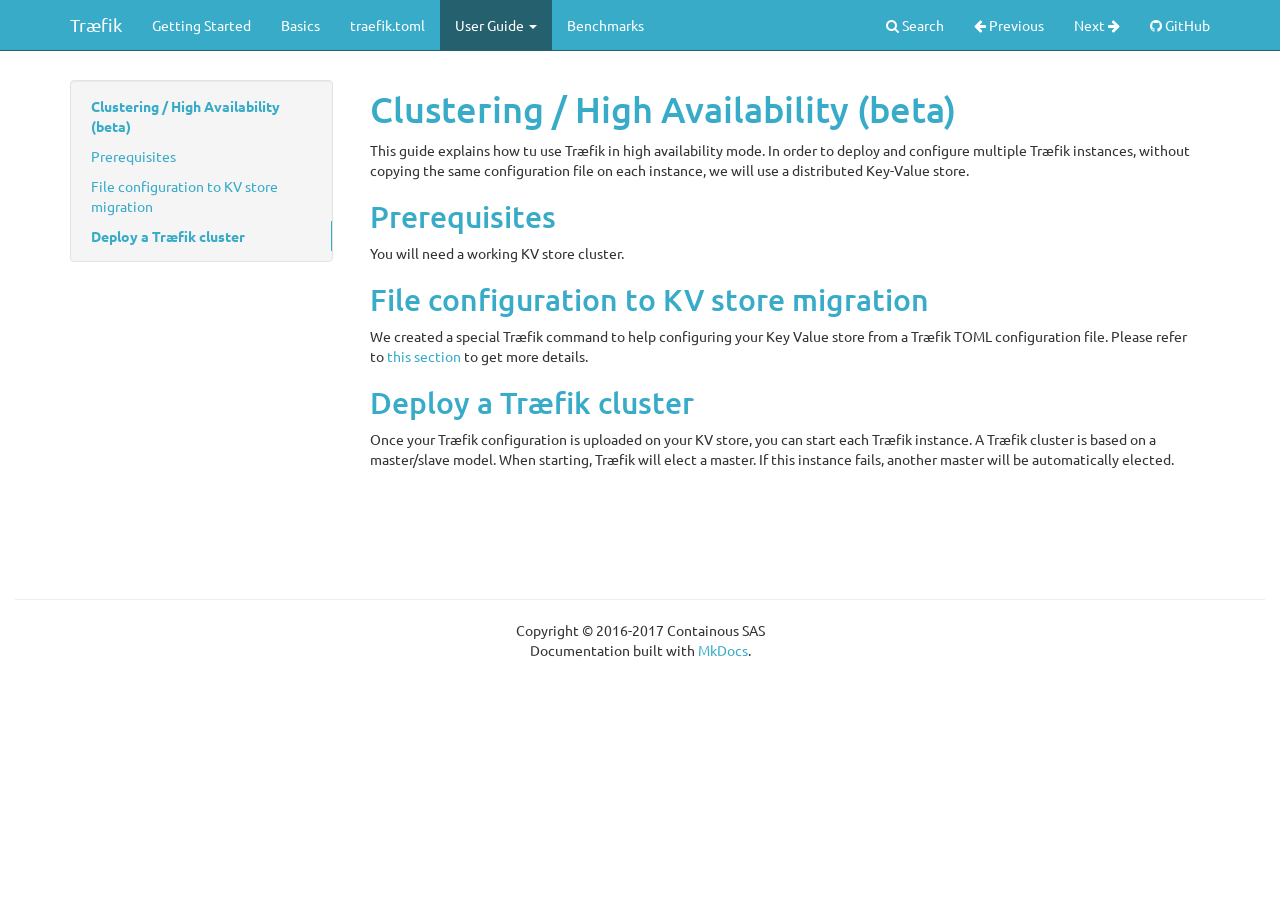
<file: user-guide/cluster/index.html>
<!DOCTYPE html>
<html lang="en">
    <head>
        <meta charset="utf-8">
        <meta http-equiv="X-UA-Compatible" content="IE=edge">
        <meta name="viewport" content="width=device-width, initial-scale=1.0">
        
        <meta name="author" content="containo.us">
        <link rel="canonical" href="https://docs.traefik.io/user-guide/cluster/">
        <link rel="shortcut icon" href="img/traefik.icon.png">
        

	<title>Clustering/HA - Træfik</title>

        <link href="../../css/bootstrap-custom.min.css" rel="stylesheet">
        <link href="../../css/font-awesome-4.0.3.css" rel="stylesheet">
        <link rel="stylesheet" href="../../css/highlight.css">
        <link href="../../css/base.css" rel="stylesheet">
        <link href="../../css/traefik.css" rel="stylesheet">

        <!-- HTML5 shim and Respond.js IE8 support of HTML5 elements and media queries -->
        <!--[if lt IE 9]>
            <script src="https://oss.maxcdn.com/libs/html5shiv/3.7.0/html5shiv.js"></script>
            <script src="https://oss.maxcdn.com/libs/respond.js/1.3.0/respond.min.js"></script>
        <![endif]-->

        
    </head>

    <body>

        <div class="navbar navbar-default navbar-fixed-top" role="navigation">
    <div class="container">

        <!-- Collapsed navigation -->
        <div class="navbar-header">
            <!-- Expander button -->
            <button type="button" class="navbar-toggle" data-toggle="collapse" data-target=".navbar-collapse">
                <span class="sr-only">Toggle navigation</span>
                <span class="icon-bar"></span>
                <span class="icon-bar"></span>
                <span class="icon-bar"></span>
            </button>

            <!-- Main title -->
            <a class="navbar-brand" href="../..">Træfik</a>
        </div>

        <!-- Expanded navigation -->
        <div class="navbar-collapse collapse">
            <!-- Main navigation -->
            <ul class="nav navbar-nav">
            
            
                <li >
                    <a href="../..">Getting Started</a>
                </li>
            
            
            
                <li >
                    <a href="../../basics/">Basics</a>
                </li>
            
            
            
                <li >
                    <a href="../../toml/">traefik.toml</a>
                </li>
            
            
            
                <li class="dropdown active">
                    <a href="#" class="dropdown-toggle" data-toggle="dropdown">User Guide <b class="caret"></b></a>
                    <ul class="dropdown-menu">
                    
                        
<li >
    <a href="../examples/">Configuration examples</a>
</li>

                    
                        
<li >
    <a href="../swarm/">Swarm cluster</a>
</li>

                    
                        
<li >
    <a href="../swarm-mode/">Swarm mode cluster</a>
</li>

                    
                        
<li >
    <a href="../kubernetes/">Kubernetes</a>
</li>

                    
                        
<li >
    <a href="../marathon/">Marathon</a>
</li>

                    
                        
<li >
    <a href="../kv-config/">Key-value store configuration</a>
</li>

                    
                        
<li class="active">
    <a href="./">Clustering/HA</a>
</li>

                    
                    </ul>
                </li>
            
            
            
                <li >
                    <a href="../../benchmarks/">Benchmarks</a>
                </li>
            
            
            </ul>

            <!-- Search, Navigation and Repo links -->
            <ul class="nav navbar-nav navbar-right">
                <li>
                    <a href="#" data-toggle="modal" data-target="#mkdocs_search_modal">
                        <i class="fa fa-search"></i> Search
                    </a>
                </li>
                <li >
                    <a rel="next" href="../kv-config/">
                        <i class="fa fa-arrow-left"></i> Previous
                    </a>
                </li>
                <li >
                    <a rel="prev" href="../../benchmarks/">
                        Next <i class="fa fa-arrow-right"></i>
                    </a>
                </li>
                
                <li>
                    <a href="https://github.com/containous/traefik">
                        
                            <i class="fa fa-github"></i>
                        
                        GitHub
                    </a>
                </li>
                
            </ul>
        </div>
    </div>
</div>

        <div class="container">
            <div class="col-md-3"><div class="bs-sidebar hidden-print affix well" role="complementary">
    <ul class="nav bs-sidenav">
    
        <li class="main active"><a href="#clustering-high-availability-beta">Clustering / High Availability (beta)</a></li>
        
            <li><a href="#prerequisites">Prerequisites</a></li>
        
            <li><a href="#file-configuration-to-kv-store-migration">File configuration to KV store migration</a></li>
        
            <li><a href="#deploy-a-trfik-cluster">Deploy a Træfik cluster</a></li>
        
    
    </ul>
</div></div>
            <div class="col-md-9" role="main">

<h1 id="clustering-high-availability-beta">Clustering / High Availability (beta)</h1>
<p>This guide explains how tu use Træfik in high availability mode.
In order to deploy and configure multiple Træfik instances, without copying the same configuration file on each instance, we will use a distributed Key-Value store.</p>
<h2 id="prerequisites">Prerequisites</h2>
<p>You will need a working KV store cluster.</p>
<h2 id="file-configuration-to-kv-store-migration">File configuration to KV store migration</h2>
<p>We created a special Træfik command to help configuring your Key Value store from a Træfik TOML configuration file.
Please refer to <a href="../../user-guide/kv-config/#store-configuration-in-key-value-store">this section</a> to get more details.</p>
<h2 id="deploy-a-trfik-cluster">Deploy a Træfik cluster</h2>
<p>Once your Træfik configuration is uploaded on your KV store, you can start each Træfik instance.
A Træfik cluster is based on a master/slave model.
When starting, Træfik will elect a master. If this instance fails, another master will be automatically elected.</p></div>
        </div>

        <footer class="col-md-12">
            <hr>
            
                <center>Copyright &copy; 2016-2017 Containous SAS</center>
            
            <center>Documentation built with <a href="http://www.mkdocs.org/">MkDocs</a>.</center>
        </footer>

        <script src="../../js/jquery-1.10.2.min.js"></script>
        <script src="../../js/bootstrap-3.0.3.min.js"></script>
        <script src="../../js/highlight.pack.js"></script>
        <script>var base_url = '../..';</script>
        <script data-main="../../mkdocs/js/search.js" src="../../mkdocs/js/require.js"></script>
        <script src="../../js/base.js"></script>

        <div class="modal" id="mkdocs_search_modal" tabindex="-1" role="dialog" aria-labelledby="Search Modal" aria-hidden="true">
            <div class="modal-dialog">
                <div class="modal-content">
                    <div class="modal-header">
                        <button type="button" class="close" data-dismiss="modal"><span aria-hidden="true">&times;</span><span class="sr-only">Close</span></button>
                        <h4 class="modal-title" id="exampleModalLabel">Search</h4>
                    </div>
                    <div class="modal-body">
                        <p>
                            From here you can search these documents. Enter
                            your search terms below.
                        </p>
                        <form role="form">
                            <div class="form-group">
                                <input type="text" class="form-control" placeholder="Search..." id="mkdocs-search-query">
                            </div>
                        </form>
                        <div id="mkdocs-search-results"></div>
                    </div>
                    <div class="modal-footer">
                    </div>
                </div>
            </div>
        </div>
    </body>
</html>
</file>
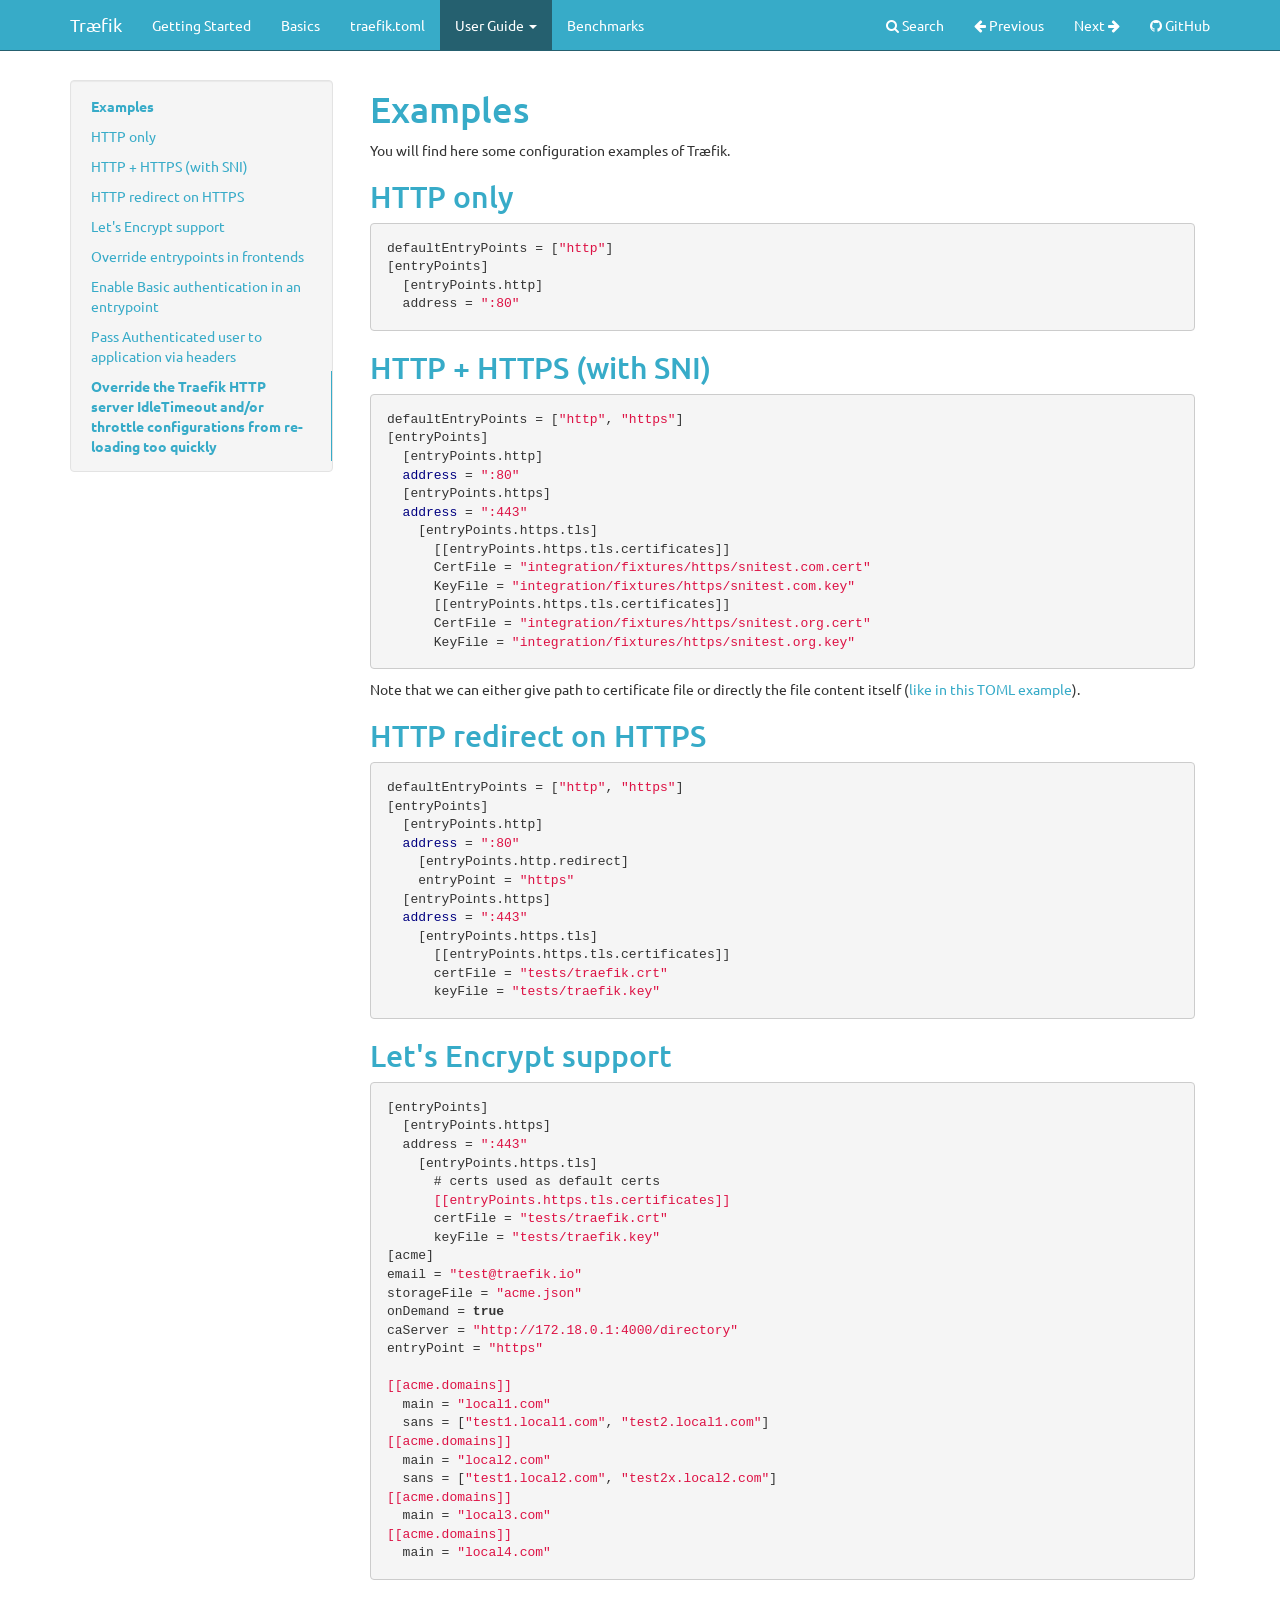
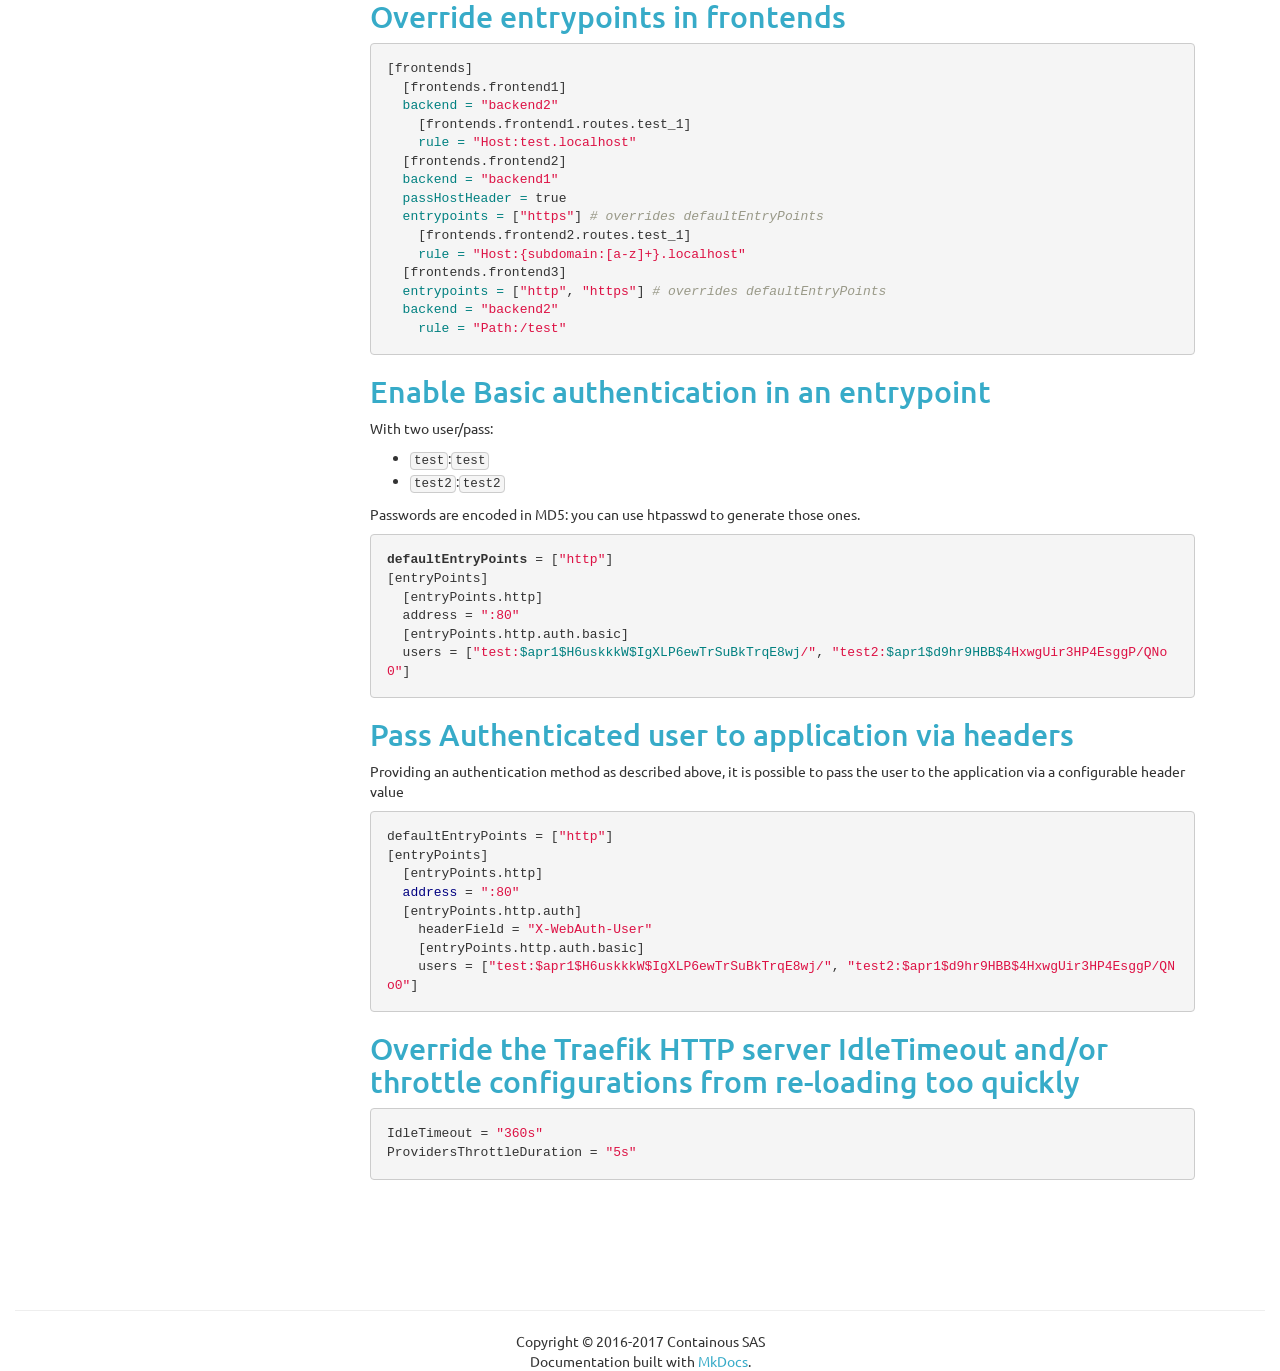
<file: user-guide/examples/index.html>
<!DOCTYPE html>
<html lang="en">
    <head>
        <meta charset="utf-8">
        <meta http-equiv="X-UA-Compatible" content="IE=edge">
        <meta name="viewport" content="width=device-width, initial-scale=1.0">
        
        <meta name="author" content="containo.us">
        <link rel="canonical" href="https://docs.traefik.io/user-guide/examples/">
        <link rel="shortcut icon" href="img/traefik.icon.png">
        

	<title>Configuration examples - Træfik</title>

        <link href="../../css/bootstrap-custom.min.css" rel="stylesheet">
        <link href="../../css/font-awesome-4.0.3.css" rel="stylesheet">
        <link rel="stylesheet" href="../../css/highlight.css">
        <link href="../../css/base.css" rel="stylesheet">
        <link href="../../css/traefik.css" rel="stylesheet">

        <!-- HTML5 shim and Respond.js IE8 support of HTML5 elements and media queries -->
        <!--[if lt IE 9]>
            <script src="https://oss.maxcdn.com/libs/html5shiv/3.7.0/html5shiv.js"></script>
            <script src="https://oss.maxcdn.com/libs/respond.js/1.3.0/respond.min.js"></script>
        <![endif]-->

        
    </head>

    <body>

        <div class="navbar navbar-default navbar-fixed-top" role="navigation">
    <div class="container">

        <!-- Collapsed navigation -->
        <div class="navbar-header">
            <!-- Expander button -->
            <button type="button" class="navbar-toggle" data-toggle="collapse" data-target=".navbar-collapse">
                <span class="sr-only">Toggle navigation</span>
                <span class="icon-bar"></span>
                <span class="icon-bar"></span>
                <span class="icon-bar"></span>
            </button>

            <!-- Main title -->
            <a class="navbar-brand" href="../..">Træfik</a>
        </div>

        <!-- Expanded navigation -->
        <div class="navbar-collapse collapse">
            <!-- Main navigation -->
            <ul class="nav navbar-nav">
            
            
                <li >
                    <a href="../..">Getting Started</a>
                </li>
            
            
            
                <li >
                    <a href="../../basics/">Basics</a>
                </li>
            
            
            
                <li >
                    <a href="../../toml/">traefik.toml</a>
                </li>
            
            
            
                <li class="dropdown active">
                    <a href="#" class="dropdown-toggle" data-toggle="dropdown">User Guide <b class="caret"></b></a>
                    <ul class="dropdown-menu">
                    
                        
<li class="active">
    <a href="./">Configuration examples</a>
</li>

                    
                        
<li >
    <a href="../swarm/">Swarm cluster</a>
</li>

                    
                        
<li >
    <a href="../swarm-mode/">Swarm mode cluster</a>
</li>

                    
                        
<li >
    <a href="../kubernetes/">Kubernetes</a>
</li>

                    
                        
<li >
    <a href="../marathon/">Marathon</a>
</li>

                    
                        
<li >
    <a href="../kv-config/">Key-value store configuration</a>
</li>

                    
                        
<li >
    <a href="../cluster/">Clustering/HA</a>
</li>

                    
                    </ul>
                </li>
            
            
            
                <li >
                    <a href="../../benchmarks/">Benchmarks</a>
                </li>
            
            
            </ul>

            <!-- Search, Navigation and Repo links -->
            <ul class="nav navbar-nav navbar-right">
                <li>
                    <a href="#" data-toggle="modal" data-target="#mkdocs_search_modal">
                        <i class="fa fa-search"></i> Search
                    </a>
                </li>
                <li >
                    <a rel="next" href="../../toml/">
                        <i class="fa fa-arrow-left"></i> Previous
                    </a>
                </li>
                <li >
                    <a rel="prev" href="../swarm/">
                        Next <i class="fa fa-arrow-right"></i>
                    </a>
                </li>
                
                <li>
                    <a href="https://github.com/containous/traefik">
                        
                            <i class="fa fa-github"></i>
                        
                        GitHub
                    </a>
                </li>
                
            </ul>
        </div>
    </div>
</div>

        <div class="container">
            <div class="col-md-3"><div class="bs-sidebar hidden-print affix well" role="complementary">
    <ul class="nav bs-sidenav">
    
        <li class="main active"><a href="#examples">Examples</a></li>
        
            <li><a href="#http-only">HTTP only</a></li>
        
            <li><a href="#http-https-with-sni">HTTP + HTTPS (with SNI)</a></li>
        
            <li><a href="#http-redirect-on-https">HTTP redirect on HTTPS</a></li>
        
            <li><a href="#lets-encrypt-support">Let's Encrypt support</a></li>
        
            <li><a href="#override-entrypoints-in-frontends">Override entrypoints in frontends</a></li>
        
            <li><a href="#enable-basic-authentication-in-an-entrypoint">Enable Basic authentication in an entrypoint</a></li>
        
            <li><a href="#pass-authenticated-user-to-application-via-headers">Pass Authenticated user to application via headers</a></li>
        
            <li><a href="#override-the-traefik-http-server-idletimeout-andor-throttle-configurations-from-re-loading-too-quickly">Override the Traefik HTTP server IdleTimeout and/or throttle configurations from re-loading too quickly</a></li>
        
    
    </ul>
</div></div>
            <div class="col-md-9" role="main">

<h1 id="examples">Examples</h1>
<p>You will find here some configuration examples of Træfik.</p>
<h2 id="http-only">HTTP only</h2>
<pre><code class="toml">defaultEntryPoints = [&quot;http&quot;]
[entryPoints]
  [entryPoints.http]
  address = &quot;:80&quot;
</code></pre>

<h2 id="http-https-with-sni">HTTP + HTTPS (with SNI)</h2>
<pre><code class="toml">defaultEntryPoints = [&quot;http&quot;, &quot;https&quot;]
[entryPoints]
  [entryPoints.http]
  address = &quot;:80&quot;
  [entryPoints.https]
  address = &quot;:443&quot;
    [entryPoints.https.tls]
      [[entryPoints.https.tls.certificates]]
      CertFile = &quot;integration/fixtures/https/snitest.com.cert&quot;
      KeyFile = &quot;integration/fixtures/https/snitest.com.key&quot;
      [[entryPoints.https.tls.certificates]]
      CertFile = &quot;integration/fixtures/https/snitest.org.cert&quot;
      KeyFile = &quot;integration/fixtures/https/snitest.org.key&quot;
</code></pre>

<p>Note that we can either give path to certificate file or directly the file content itself (<a href="../../user-guide/kv-config/#upload-the-configuration-in-the-key-value-store">like in this TOML example</a>).</p>
<h2 id="http-redirect-on-https">HTTP redirect on HTTPS</h2>
<pre><code class="toml">defaultEntryPoints = [&quot;http&quot;, &quot;https&quot;]
[entryPoints]
  [entryPoints.http]
  address = &quot;:80&quot;
    [entryPoints.http.redirect]
    entryPoint = &quot;https&quot;
  [entryPoints.https]
  address = &quot;:443&quot;
    [entryPoints.https.tls]
      [[entryPoints.https.tls.certificates]]
      certFile = &quot;tests/traefik.crt&quot;
      keyFile = &quot;tests/traefik.key&quot;
</code></pre>

<h2 id="lets-encrypt-support">Let's Encrypt support</h2>
<pre><code class="toml">[entryPoints]
  [entryPoints.https]
  address = &quot;:443&quot;
    [entryPoints.https.tls]
      # certs used as default certs
      [[entryPoints.https.tls.certificates]]
      certFile = &quot;tests/traefik.crt&quot;
      keyFile = &quot;tests/traefik.key&quot;
[acme]
email = &quot;test@traefik.io&quot;
storageFile = &quot;acme.json&quot;
onDemand = true
caServer = &quot;http://172.18.0.1:4000/directory&quot;
entryPoint = &quot;https&quot;

[[acme.domains]]
  main = &quot;local1.com&quot;
  sans = [&quot;test1.local1.com&quot;, &quot;test2.local1.com&quot;]
[[acme.domains]]
  main = &quot;local2.com&quot;
  sans = [&quot;test1.local2.com&quot;, &quot;test2x.local2.com&quot;]
[[acme.domains]]
  main = &quot;local3.com&quot;
[[acme.domains]]
  main = &quot;local4.com&quot;
</code></pre>

<h2 id="override-entrypoints-in-frontends">Override entrypoints in frontends</h2>
<pre><code class="toml">[frontends]
  [frontends.frontend1]
  backend = &quot;backend2&quot;
    [frontends.frontend1.routes.test_1]
    rule = &quot;Host:test.localhost&quot;
  [frontends.frontend2]
  backend = &quot;backend1&quot;
  passHostHeader = true
  entrypoints = [&quot;https&quot;] # overrides defaultEntryPoints
    [frontends.frontend2.routes.test_1]
    rule = &quot;Host:{subdomain:[a-z]+}.localhost&quot;
  [frontends.frontend3]
  entrypoints = [&quot;http&quot;, &quot;https&quot;] # overrides defaultEntryPoints
  backend = &quot;backend2&quot;
    rule = &quot;Path:/test&quot;
</code></pre>

<h2 id="enable-basic-authentication-in-an-entrypoint">Enable Basic authentication in an entrypoint</h2>
<p>With two user/pass:</p>
<ul>
<li><code>test</code>:<code>test</code></li>
<li><code>test2</code>:<code>test2</code></li>
</ul>
<p>Passwords are encoded in MD5: you can use htpasswd to generate those ones.</p>
<pre><code class="toml">defaultEntryPoints = [&quot;http&quot;]
[entryPoints]
  [entryPoints.http]
  address = &quot;:80&quot;
  [entryPoints.http.auth.basic]
  users = [&quot;test:$apr1$H6uskkkW$IgXLP6ewTrSuBkTrqE8wj/&quot;, &quot;test2:$apr1$d9hr9HBB$4HxwgUir3HP4EsggP/QNo0&quot;]
</code></pre>

<h2 id="pass-authenticated-user-to-application-via-headers">Pass Authenticated user to application via headers</h2>
<p>Providing an authentication method as described above, it is possible to pass the user to the application
via a configurable header value</p>
<pre><code class="toml">defaultEntryPoints = [&quot;http&quot;]
[entryPoints]
  [entryPoints.http]
  address = &quot;:80&quot;
  [entryPoints.http.auth]
    headerField = &quot;X-WebAuth-User&quot;
    [entryPoints.http.auth.basic]
    users = [&quot;test:$apr1$H6uskkkW$IgXLP6ewTrSuBkTrqE8wj/&quot;, &quot;test2:$apr1$d9hr9HBB$4HxwgUir3HP4EsggP/QNo0&quot;]
</code></pre>

<h2 id="override-the-traefik-http-server-idletimeout-andor-throttle-configurations-from-re-loading-too-quickly">Override the Traefik HTTP server IdleTimeout and/or throttle configurations from re-loading too quickly</h2>
<pre><code class="toml">IdleTimeout = &quot;360s&quot;
ProvidersThrottleDuration = &quot;5s&quot;
</code></pre></div>
        </div>

        <footer class="col-md-12">
            <hr>
            
                <center>Copyright &copy; 2016-2017 Containous SAS</center>
            
            <center>Documentation built with <a href="http://www.mkdocs.org/">MkDocs</a>.</center>
        </footer>

        <script src="../../js/jquery-1.10.2.min.js"></script>
        <script src="../../js/bootstrap-3.0.3.min.js"></script>
        <script src="../../js/highlight.pack.js"></script>
        <script>var base_url = '../..';</script>
        <script data-main="../../mkdocs/js/search.js" src="../../mkdocs/js/require.js"></script>
        <script src="../../js/base.js"></script>

        <div class="modal" id="mkdocs_search_modal" tabindex="-1" role="dialog" aria-labelledby="Search Modal" aria-hidden="true">
            <div class="modal-dialog">
                <div class="modal-content">
                    <div class="modal-header">
                        <button type="button" class="close" data-dismiss="modal"><span aria-hidden="true">&times;</span><span class="sr-only">Close</span></button>
                        <h4 class="modal-title" id="exampleModalLabel">Search</h4>
                    </div>
                    <div class="modal-body">
                        <p>
                            From here you can search these documents. Enter
                            your search terms below.
                        </p>
                        <form role="form">
                            <div class="form-group">
                                <input type="text" class="form-control" placeholder="Search..." id="mkdocs-search-query">
                            </div>
                        </form>
                        <div id="mkdocs-search-results"></div>
                    </div>
                    <div class="modal-footer">
                    </div>
                </div>
            </div>
        </div>
    </body>
</html>
</file>
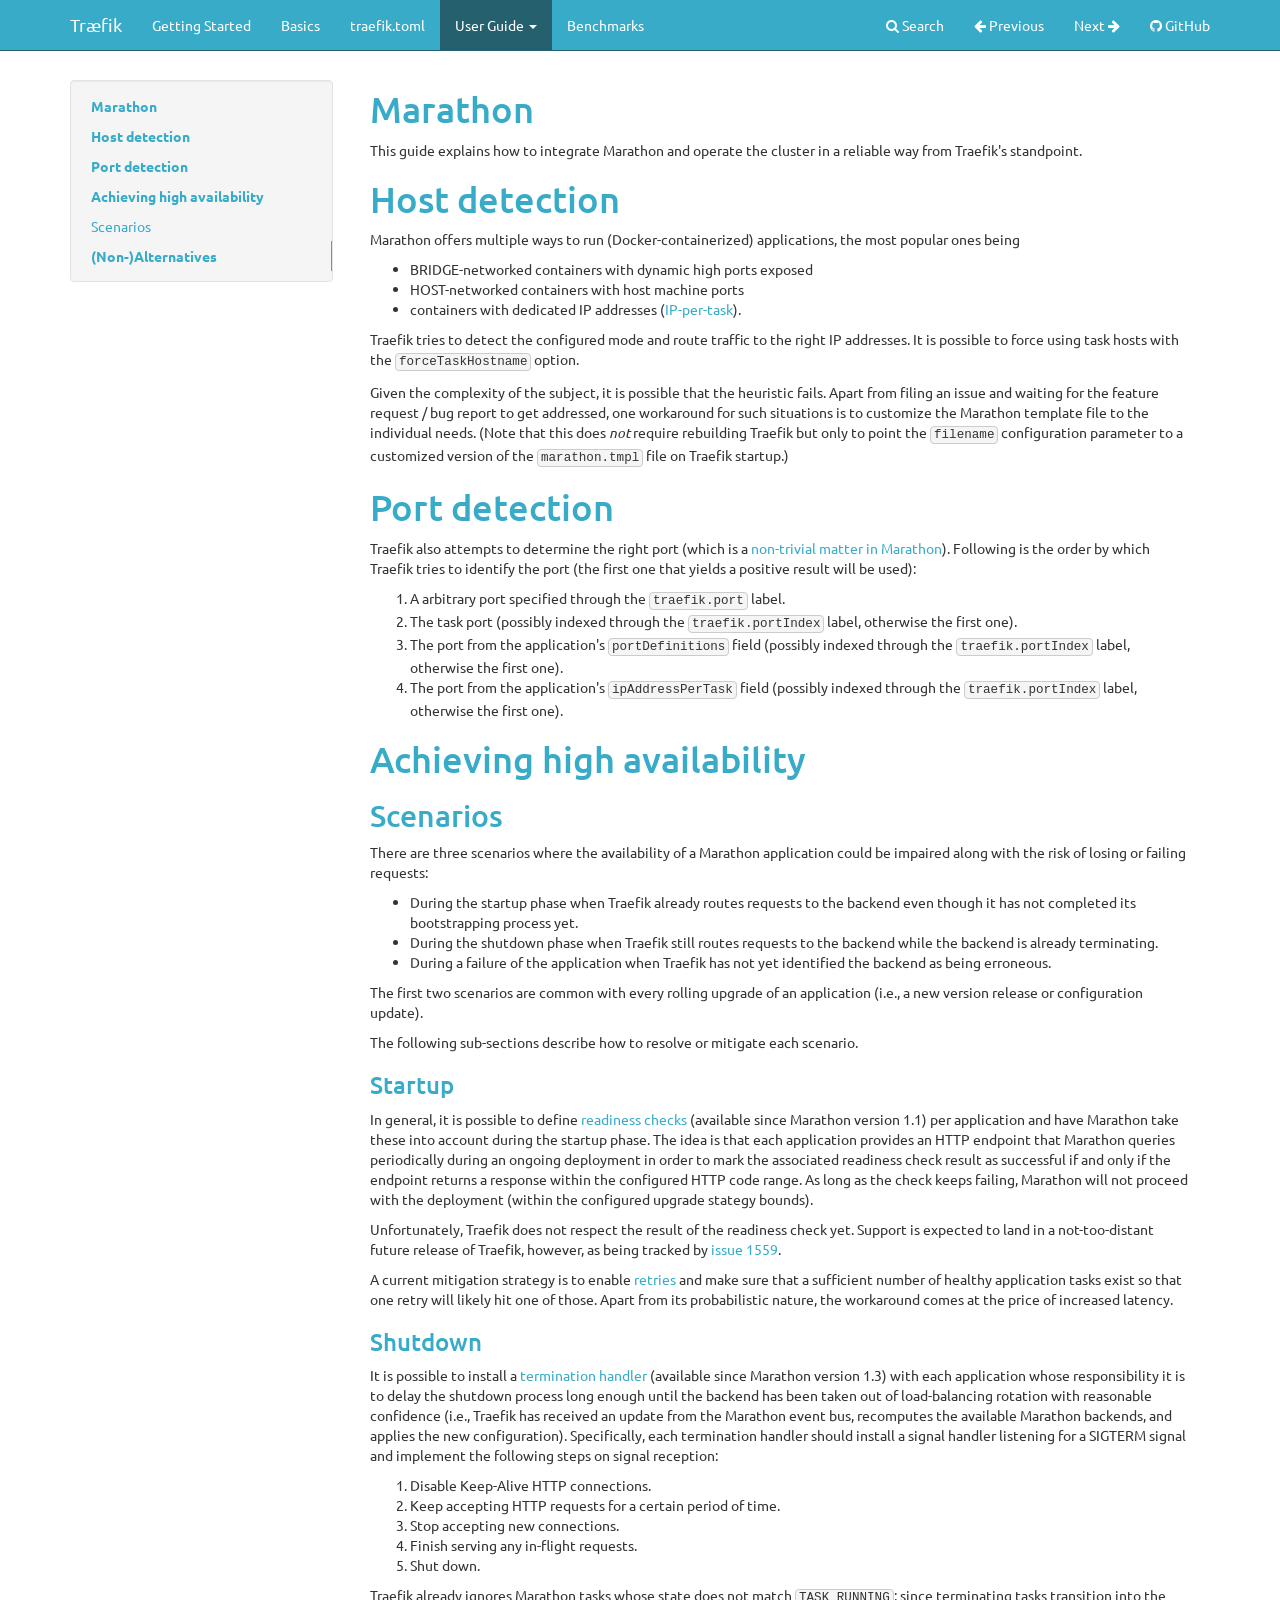
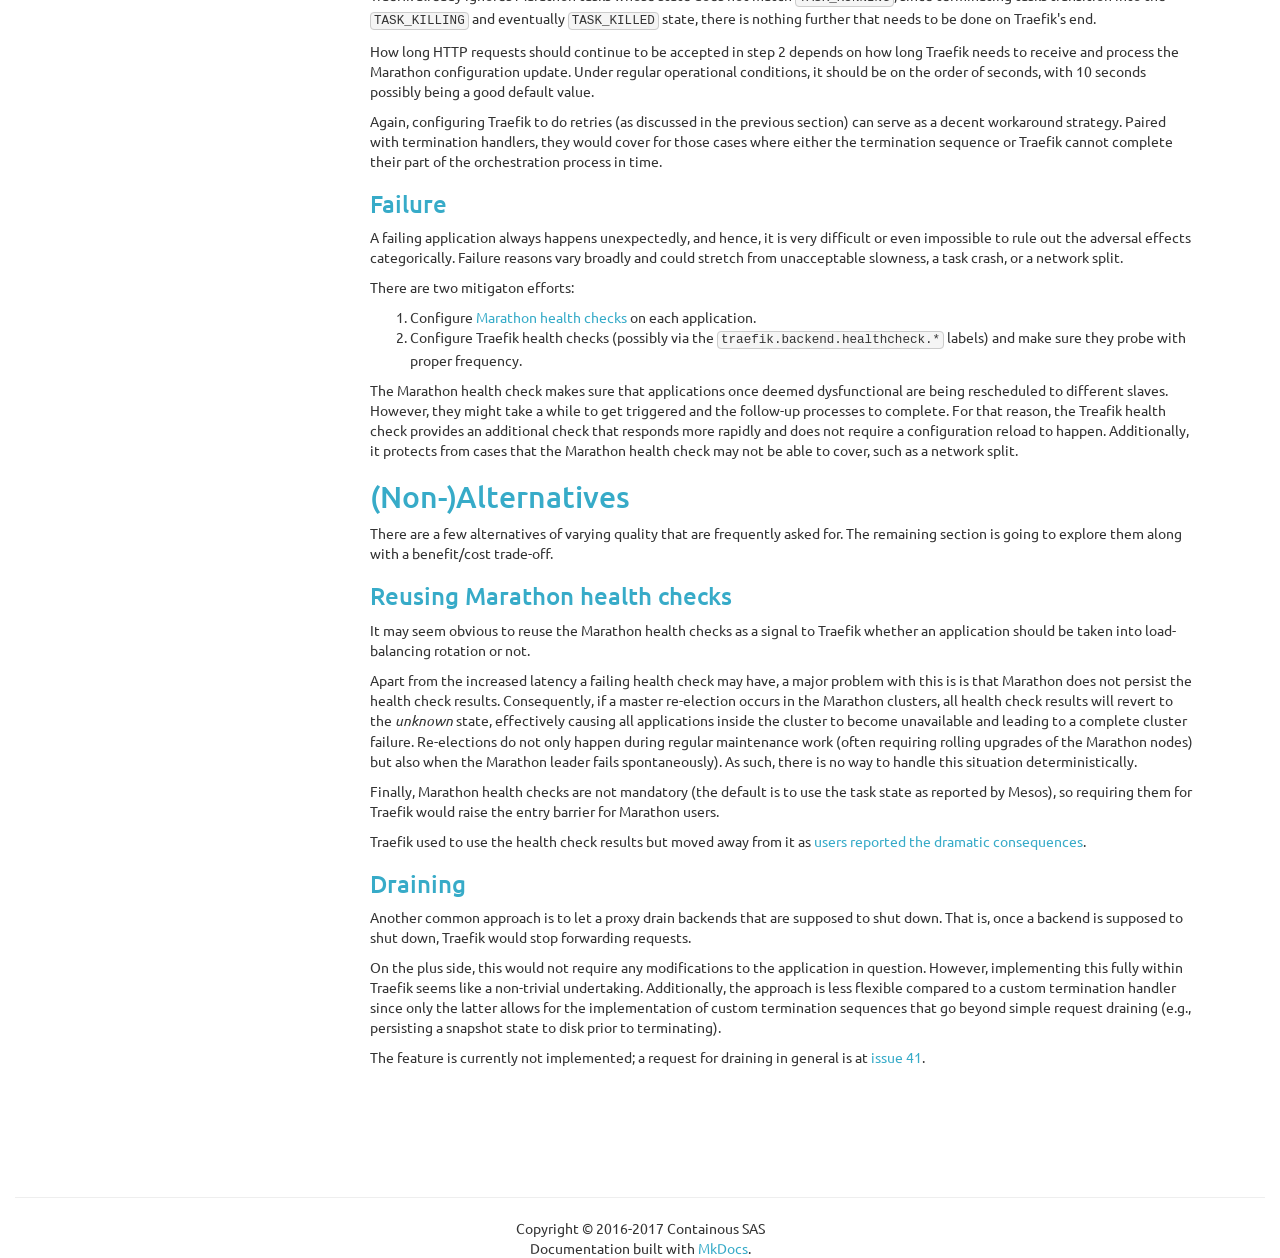
<file: user-guide/marathon/index.html>
<!DOCTYPE html>
<html lang="en">
    <head>
        <meta charset="utf-8">
        <meta http-equiv="X-UA-Compatible" content="IE=edge">
        <meta name="viewport" content="width=device-width, initial-scale=1.0">
        
        <meta name="author" content="containo.us">
        <link rel="canonical" href="https://docs.traefik.io/user-guide/marathon/">
        <link rel="shortcut icon" href="img/traefik.icon.png">
        

	<title>Marathon - Træfik</title>

        <link href="../../css/bootstrap-custom.min.css" rel="stylesheet">
        <link href="../../css/font-awesome-4.0.3.css" rel="stylesheet">
        <link rel="stylesheet" href="../../css/highlight.css">
        <link href="../../css/base.css" rel="stylesheet">
        <link href="../../css/traefik.css" rel="stylesheet">

        <!-- HTML5 shim and Respond.js IE8 support of HTML5 elements and media queries -->
        <!--[if lt IE 9]>
            <script src="https://oss.maxcdn.com/libs/html5shiv/3.7.0/html5shiv.js"></script>
            <script src="https://oss.maxcdn.com/libs/respond.js/1.3.0/respond.min.js"></script>
        <![endif]-->

        
    </head>

    <body>

        <div class="navbar navbar-default navbar-fixed-top" role="navigation">
    <div class="container">

        <!-- Collapsed navigation -->
        <div class="navbar-header">
            <!-- Expander button -->
            <button type="button" class="navbar-toggle" data-toggle="collapse" data-target=".navbar-collapse">
                <span class="sr-only">Toggle navigation</span>
                <span class="icon-bar"></span>
                <span class="icon-bar"></span>
                <span class="icon-bar"></span>
            </button>

            <!-- Main title -->
            <a class="navbar-brand" href="../..">Træfik</a>
        </div>

        <!-- Expanded navigation -->
        <div class="navbar-collapse collapse">
            <!-- Main navigation -->
            <ul class="nav navbar-nav">
            
            
                <li >
                    <a href="../..">Getting Started</a>
                </li>
            
            
            
                <li >
                    <a href="../../basics/">Basics</a>
                </li>
            
            
            
                <li >
                    <a href="../../toml/">traefik.toml</a>
                </li>
            
            
            
                <li class="dropdown active">
                    <a href="#" class="dropdown-toggle" data-toggle="dropdown">User Guide <b class="caret"></b></a>
                    <ul class="dropdown-menu">
                    
                        
<li >
    <a href="../examples/">Configuration examples</a>
</li>

                    
                        
<li >
    <a href="../swarm/">Swarm cluster</a>
</li>

                    
                        
<li >
    <a href="../swarm-mode/">Swarm mode cluster</a>
</li>

                    
                        
<li >
    <a href="../kubernetes/">Kubernetes</a>
</li>

                    
                        
<li class="active">
    <a href="./">Marathon</a>
</li>

                    
                        
<li >
    <a href="../kv-config/">Key-value store configuration</a>
</li>

                    
                        
<li >
    <a href="../cluster/">Clustering/HA</a>
</li>

                    
                    </ul>
                </li>
            
            
            
                <li >
                    <a href="../../benchmarks/">Benchmarks</a>
                </li>
            
            
            </ul>

            <!-- Search, Navigation and Repo links -->
            <ul class="nav navbar-nav navbar-right">
                <li>
                    <a href="#" data-toggle="modal" data-target="#mkdocs_search_modal">
                        <i class="fa fa-search"></i> Search
                    </a>
                </li>
                <li >
                    <a rel="next" href="../kubernetes/">
                        <i class="fa fa-arrow-left"></i> Previous
                    </a>
                </li>
                <li >
                    <a rel="prev" href="../kv-config/">
                        Next <i class="fa fa-arrow-right"></i>
                    </a>
                </li>
                
                <li>
                    <a href="https://github.com/containous/traefik">
                        
                            <i class="fa fa-github"></i>
                        
                        GitHub
                    </a>
                </li>
                
            </ul>
        </div>
    </div>
</div>

        <div class="container">
            <div class="col-md-3"><div class="bs-sidebar hidden-print affix well" role="complementary">
    <ul class="nav bs-sidenav">
    
        <li class="main active"><a href="#marathon">Marathon</a></li>
        
    
        <li class="main "><a href="#host-detection">Host detection</a></li>
        
    
        <li class="main "><a href="#port-detection">Port detection</a></li>
        
    
        <li class="main "><a href="#achieving-high-availability">Achieving high availability</a></li>
        
            <li><a href="#scenarios">Scenarios</a></li>
        
            <li><a href="#non-alternatives">(Non-)Alternatives</a></li>
        
    
    </ul>
</div></div>
            <div class="col-md-9" role="main">

<h1 id="marathon">Marathon</h1>
<p>This guide explains how to integrate Marathon and operate the cluster in a reliable way from Traefik's standpoint.</p>
<h1 id="host-detection">Host detection</h1>
<p>Marathon offers multiple ways to run (Docker-containerized) applications, the most popular ones being</p>
<ul>
<li>BRIDGE-networked containers with dynamic high ports exposed</li>
<li>HOST-networked containers with host machine ports</li>
<li>containers with dedicated IP addresses (<a href="https://mesosphere.github.io/marathon/docs/ip-per-task.html">IP-per-task</a>).</li>
</ul>
<p>Traefik tries to detect the configured mode and route traffic to the right IP addresses. It is possible to force using task hosts with the <code>forceTaskHostname</code> option.</p>
<p>Given the complexity of the subject, it is possible that the heuristic fails. Apart from filing an issue and waiting for the feature request / bug report to get addressed, one workaround for such situations is to customize the Marathon template file to the individual needs. (Note that this does <em>not</em> require rebuilding Traefik but only to point the <code>filename</code> configuration parameter to a customized version of the <code>marathon.tmpl</code> file on Traefik startup.)</p>
<h1 id="port-detection">Port detection</h1>
<p>Traefik also attempts to determine the right port (which is a <a href="https://mesosphere.github.io/marathon/docs/ports.html">non-trivial matter in Marathon</a>). Following is the order by which Traefik tries to identify the port (the first one that yields a positive result will be used):</p>
<ol>
<li>A arbitrary port specified through the <code>traefik.port</code> label.</li>
<li>The task port (possibly indexed through the <code>traefik.portIndex</code> label, otherwise the first one).</li>
<li>The port from the application's <code>portDefinitions</code> field (possibly indexed through the <code>traefik.portIndex</code> label, otherwise the first one).</li>
<li>The port from the application's <code>ipAddressPerTask</code> field (possibly indexed through the <code>traefik.portIndex</code> label, otherwise the first one).</li>
</ol>
<h1 id="achieving-high-availability">Achieving high availability</h1>
<h2 id="scenarios">Scenarios</h2>
<p>There are three scenarios where the availability of a Marathon application could be impaired along with the risk of losing or failing requests:</p>
<ul>
<li>During the startup phase when Traefik already routes requests to the backend even though it has not completed its bootstrapping process yet.</li>
<li>During the shutdown phase when Traefik still routes requests to the backend while the backend is already terminating.</li>
<li>During a failure of the application when Traefik has not yet identified the backend as being erroneous.</li>
</ul>
<p>The first two scenarios are common with every rolling upgrade of an application (i.e., a new version release or configuration update).</p>
<p>The following sub-sections describe how to resolve or mitigate each scenario.</p>
<h3 id="startup">Startup</h3>
<p>In general, it is possible to define <a href="https://mesosphere.github.io/marathon/docs/readiness-checks.html">readiness checks</a> (available since Marathon version 1.1) per application and have Marathon take these into account during the startup phase. The idea is that each application provides an HTTP endpoint that Marathon queries periodically during an ongoing deployment in order to mark the associated readiness check result as successful if and only if the endpoint returns a response within the configured HTTP code range. As long as the check keeps failing, Marathon will not proceed with the deployment (within the configured upgrade stategy bounds).</p>
<p>Unfortunately, Traefik does not respect the result of the readiness check yet. Support is expected to land in a not-too-distant future release of Traefik, however, as being tracked by <a href="https://github.com/containous/traefik/issues/1559">issue 1559</a>.</p>
<p>A current mitigation strategy is to enable <a href="http://docs.traefik.io/toml/#retry-configuration">retries</a> and make sure that a sufficient number of healthy application tasks exist so that one retry will likely hit one of those. Apart from its probabilistic nature, the workaround comes at the price of increased latency.</p>
<h3 id="shutdown">Shutdown</h3>
<p>It is possible to install a <a href="https://mesosphere.github.io/marathon/docs/health-checks.html">termination handler</a> (available since Marathon version 1.3) with each application whose responsibility it is to delay the shutdown process long enough until the backend has been taken out of load-balancing rotation with reasonable confidence (i.e., Traefik has received an update from the Marathon event bus, recomputes the available Marathon backends, and applies the new configuration). Specifically, each termination handler should install a signal handler listening for a SIGTERM signal and implement the following steps on signal reception:</p>
<ol>
<li>Disable Keep-Alive HTTP connections.</li>
<li>Keep accepting HTTP requests for a certain period of time.</li>
<li>Stop accepting new connections.</li>
<li>Finish serving any in-flight requests.</li>
<li>Shut down.</li>
</ol>
<p>Traefik already ignores Marathon tasks whose state does not match <code>TASK_RUNNING</code>; since terminating tasks transition into the <code>TASK_KILLING</code> and eventually <code>TASK_KILLED</code> state, there is nothing further that needs to be done on Traefik's end.</p>
<p>How long HTTP requests should continue to be accepted in step 2 depends on how long Traefik needs to receive and process the Marathon configuration update. Under regular operational conditions, it should be on the order of seconds, with 10 seconds possibly being a good default value.</p>
<p>Again, configuring Traefik to do retries (as discussed in the previous section) can serve as a decent workaround strategy. Paired with termination handlers, they would cover for those cases where either the termination sequence or Traefik cannot complete their part of the orchestration process in time.</p>
<h3 id="failure">Failure</h3>
<p>A failing application always happens unexpectedly, and hence, it is very difficult or even impossible to rule out the adversal effects categorically. Failure reasons vary broadly and could stretch from unacceptable slowness, a task crash, or a network split.</p>
<p>There are two mitigaton efforts:</p>
<ol>
<li>Configure <a href="https://mesosphere.github.io/marathon/docs/health-checks.html">Marathon health checks</a> on each application.</li>
<li>Configure Traefik health checks (possibly via the <code>traefik.backend.healthcheck.*</code> labels) and make sure they probe with proper frequency.</li>
</ol>
<p>The Marathon health check makes sure that applications once deemed dysfunctional are being rescheduled to different slaves. However, they might take a while to get triggered and the follow-up processes to complete. For that reason, the Treafik health check provides an additional check that responds more rapidly and does not require a configuration reload to happen. Additionally, it protects from cases that the Marathon health check may not be able to cover, such as a network split.</p>
<h2 id="non-alternatives">(Non-)Alternatives</h2>
<p>There are a few alternatives of varying quality that are frequently asked for. The remaining section is going to explore them along with a benefit/cost trade-off.</p>
<h3 id="reusing-marathon-health-checks">Reusing Marathon health checks</h3>
<p>It may seem obvious to reuse the Marathon health checks as a signal to Traefik whether an application should be taken into load-balancing rotation or not.</p>
<p>Apart from the increased latency a failing health check may have, a major problem with this is is that Marathon does not persist the health check results. Consequently, if a master re-election occurs in the Marathon clusters, all health check results will revert to the <em>unknown</em> state, effectively causing all applications inside the cluster to become unavailable and leading to a complete cluster failure. Re-elections do not only happen during regular maintenance work (often requiring rolling upgrades of the Marathon nodes) but also when the Marathon leader fails spontaneously). As such, there is no way to handle this situation deterministically.</p>
<p>Finally, Marathon health checks are not mandatory (the default is to use the task state as reported by Mesos), so requiring them for Traefik would raise the entry barrier for Marathon users.</p>
<p>Traefik used to use the health check results but moved away from it as <a href="https://github.com/containous/traefik/issues/653">users reported the dramatic consequences</a>.</p>
<h3 id="draining">Draining</h3>
<p>Another common approach is to let a proxy drain backends that are supposed to shut down. That is, once a backend is supposed to shut down, Traefik would stop forwarding requests.</p>
<p>On the plus side, this would not require any modifications to the application in question. However, implementing this fully within Traefik seems like a non-trivial undertaking. Additionally, the approach is less flexible compared to a custom termination handler since only the latter allows for the implementation of custom termination sequences that go beyond simple request draining (e.g., persisting a snapshot state to disk prior to terminating).</p>
<p>The feature is currently not implemented; a request for draining in general is at <a href="https://github.com/containous/traefik/issues/41">issue 41</a>.</p></div>
        </div>

        <footer class="col-md-12">
            <hr>
            
                <center>Copyright &copy; 2016-2017 Containous SAS</center>
            
            <center>Documentation built with <a href="http://www.mkdocs.org/">MkDocs</a>.</center>
        </footer>

        <script src="../../js/jquery-1.10.2.min.js"></script>
        <script src="../../js/bootstrap-3.0.3.min.js"></script>
        <script src="../../js/highlight.pack.js"></script>
        <script>var base_url = '../..';</script>
        <script data-main="../../mkdocs/js/search.js" src="../../mkdocs/js/require.js"></script>
        <script src="../../js/base.js"></script>

        <div class="modal" id="mkdocs_search_modal" tabindex="-1" role="dialog" aria-labelledby="Search Modal" aria-hidden="true">
            <div class="modal-dialog">
                <div class="modal-content">
                    <div class="modal-header">
                        <button type="button" class="close" data-dismiss="modal"><span aria-hidden="true">&times;</span><span class="sr-only">Close</span></button>
                        <h4 class="modal-title" id="exampleModalLabel">Search</h4>
                    </div>
                    <div class="modal-body">
                        <p>
                            From here you can search these documents. Enter
                            your search terms below.
                        </p>
                        <form role="form">
                            <div class="form-group">
                                <input type="text" class="form-control" placeholder="Search..." id="mkdocs-search-query">
                            </div>
                        </form>
                        <div id="mkdocs-search-results"></div>
                    </div>
                    <div class="modal-footer">
                    </div>
                </div>
            </div>
        </div>
    </body>
</html>
</file>
<file: css/highlight.css>
/*
This is the GitHub theme for highlight.js

github.com style (c) Vasily Polovnyov <vast@whiteants.net>

*/

.hljs {
  display: block;
  overflow-x: auto;
  padding: 0.5em;
  color: #333;
  -webkit-text-size-adjust: none;
}

.hljs-comment,
.diff .hljs-header,
.hljs-javadoc {
  color: #998;
  font-style: italic;
}

.hljs-keyword,
.css .rule .hljs-keyword,
.hljs-winutils,
.nginx .hljs-title,
.hljs-subst,
.hljs-request,
.hljs-status {
  color: #333;
  font-weight: bold;
}

.hljs-number,
.hljs-hexcolor,
.ruby .hljs-constant {
  color: #008080;
}

.hljs-string,
.hljs-tag .hljs-value,
.hljs-phpdoc,
.hljs-dartdoc,
.tex .hljs-formula {
  color: #d14;
}

.hljs-title,
.hljs-id,
.scss .hljs-preprocessor {
  color: #900;
  font-weight: bold;
}

.hljs-list .hljs-keyword,
.hljs-subst {
  font-weight: normal;
}

.hljs-class .hljs-title,
.hljs-type,
.vhdl .hljs-literal,
.tex .hljs-command {
  color: #458;
  font-weight: bold;
}

.hljs-tag,
.hljs-tag .hljs-title,
.hljs-rule .hljs-property,
.django .hljs-tag .hljs-keyword {
  color: #000080;
  font-weight: normal;
}

.hljs-attribute,
.hljs-variable,
.lisp .hljs-body,
.hljs-name {
  color: #008080;
}

.hljs-regexp {
  color: #009926;
}

.hljs-symbol,
.ruby .hljs-symbol .hljs-string,
.lisp .hljs-keyword,
.clojure .hljs-keyword,
.scheme .hljs-keyword,
.tex .hljs-special,
.hljs-prompt {
  color: #990073;
}

.hljs-built_in {
  color: #0086b3;
}

.hljs-preprocessor,
.hljs-pragma,
.hljs-pi,
.hljs-doctype,
.hljs-shebang,
.hljs-cdata {
  color: #999;
  font-weight: bold;
}

.hljs-deletion {
  background: #fdd;
}

.hljs-addition {
  background: #dfd;
}

.diff .hljs-change {
  background: #0086b3;
}

.hljs-chunk {
  color: #aaa;
}
</file>
<file: css/base.css>
body {
    padding-top: 70px;
}

/*
 * The code below adds some padding to the top of the current anchor target so
 * that, when navigating to it, the header isn't hidden by the navbar at the
 * top. This is especially complicated because we want to *remove* the padding
 * after navigation so that hovering over the header shows the permalink icon
 * correctly. Thus, we create a CSS animation to remove the extra padding after
 * a second. We have two animations so that navigating to an anchor within the
 * page always restarts the animation.
 *
 * See <https://github.com/mkdocs/mkdocs/issues/843> for more details.
 */
:target::before {
    content: "";
    display: block;
    margin-top: -75px;
    height: 75px;
    pointer-events: none;
    animation: 0s 1s forwards collapse-anchor-padding-1;
}

body.clicky :target::before {
    animation-name: collapse-anchor-padding-2;
}

@keyframes collapse-anchor-padding-1 {
    to {
        margin-top: 0;
        height: 0;
    }
}

@keyframes collapse-anchor-padding-2 {
    to {
        margin-top: 0;
        height: 0;
    }
}

ul.nav li.main {
    font-weight: bold;
}

div.col-md-3 {
    padding-left: 0;
}

div.col-md-9 {
    padding-bottom: 100px;
}

div.source-links {
    float: right;
}

div.col-md-9 img {
    max-width: 100%;
}

code {
    padding: 1px 3px;
    background: #f5f5f5;
    border: solid 1px #ccc;
    color: #333;
}

pre code {
    background: transparent;
    border: none;
}

a > code {
    color: #dd4814;
}

a > code:hover, a > code:focus {
    color: #97310e;
}

/*
 * Side navigation
 *
 * Scrollspy and affixed enhanced navigation to highlight sections and secondary
 * sections of docs content.
 */

/* By default it's not affixed in mobile views, so undo that */
.bs-sidebar.affix {
    position: static;
}

.bs-sidebar.well {
    padding: 0;
}

/* First level of nav */
.bs-sidenav {
    margin-top: 30px;
    margin-bottom: 30px;
    padding-top:    10px;
    padding-bottom: 10px;
    border-radius: 5px;
}

/* All levels of nav */
.bs-sidebar .nav > li > a {
    display: block;
    padding: 5px 20px;
    z-index: 1;
}
.bs-sidebar .nav > li > a:hover,
.bs-sidebar .nav > li > a:focus {
    text-decoration: none;
    border-right: 1px solid;
}
.bs-sidebar .nav > .active > a,
.bs-sidebar .nav > .active:hover > a,
.bs-sidebar .nav > .active:focus > a {
    font-weight: bold;
    background-color: transparent;
    border-right: 1px solid;
}

/* Nav: second level (shown on .active) */
.bs-sidebar .nav .nav {
    display: none; /* Hide by default, but at >768px, show it */
    margin-bottom: 8px;
}
.bs-sidebar .nav .nav > li > a {
    padding-top:    3px;
    padding-bottom: 3px;
    padding-left: 30px;
    font-size: 90%;
}

/* Show and affix the side nav when space allows it */
@media (min-width: 992px) {
    .bs-sidebar .nav > .active > ul {
        display: block;
    }
    /* Widen the fixed sidebar */
    .bs-sidebar.affix,
    .bs-sidebar.affix-bottom {
        width: 213px;
    }
    .bs-sidebar.affix {
        position: fixed; /* Undo the static from mobile first approach */
        top: 80px;
    }
    .bs-sidebar.affix-bottom {
        position: absolute; /* Undo the static from mobile first approach */
    }
    .bs-sidebar.affix-bottom .bs-sidenav,
    .bs-sidebar.affix .bs-sidenav {
        margin-top: 0;
        margin-bottom: 0;
    }
}
@media (min-width: 1200px) {
    /* Widen the fixed sidebar again */
    .bs-sidebar.affix-bottom,
    .bs-sidebar.affix {
        width: 263px;
    }
}

.headerlink {
    display: none;
    padding-left: .5em;
}

h1:hover .headerlink, h2:hover .headerlink, h3:hover .headerlink, h4:hover .headerlink, h5:hover .headerlink, h6:hover .headerlink{
    display:inline-block;
}

/* display submenu relative to parent*/
.dropdown-submenu {
    position: relative;
}

/* sub menu stlye */
.dropdown-submenu>.dropdown-menu {
    top: 0;
    left: 100%;
    margin-top: 0px;
    margin-left: -1px;
    -webkit-border-radius: 0 4px 4px 4px;
    -moz-border-radius: 0 4px 4px;
    border-radius: 0 4px 4px 4px;
}

/* display sub menu on hover*/
.dropdown-submenu:hover>.dropdown-menu {
    display: block;
}

/* little arrow */
.dropdown-submenu>a:after {
    display: block;
    content: " ";
    float: right;
    width: 0;
    height: 0;
    border-color: transparent;
    border-style: solid;
    border-width: 5px 0 5px 5px;
    border-left-color: #ccc;
    margin-top: 5px;
    margin-right: -10px;
}

/* little arrow of parent menu */
.dropdown-submenu:hover>a:after {
    border-left-color: #404040;
}
</file>
<file: css/traefik.css>
a {
    color: #37ABC8;
    text-decoration: none;
}

a:hover, a:focus {
    color: #25606F;
    text-decoration: underline;
}

h1, h2, h3, H4 {
    color: #37ABC8;
}

.navbar-default {
    background-color: #37ABC8;
    border-color: #25606F;
}

.navbar-default .navbar-nav>.active>a, .navbar-default .navbar-nav>.active>a:hover, .navbar-default .navbar-nav>.active>a:focus {
    color: #fff;
    background-color: #25606F;
}

.navbar-default .navbar-nav>li>a:hover, .navbar-default .navbar-nav>li>a:focus {
    color: #fff;
    background-color: #25606F;
}

.navbar-default .navbar-toggle {
    border-color: #25606F;
}

.navbar-default .navbar-toggle:hover, .navbar-default .navbar-toggle:focus .navbar-toggle {
    background-color: #25606F;
}
.navbar-default .navbar-collapse, .navbar-default .navbar-form {
    border-color: #25606F;
}

blockquote p {
    font-size: 14px;
}

.navbar-default .navbar-nav>.open>a, .navbar-default .navbar-nav>.open>a:hover, .navbar-default .navbar-nav>.open>a:focus {
    color: #fff;
    background-color: #25606F;
}

.dropdown-menu>li>a:hover, .dropdown-menu>li>a:focus {
    color: #fff;
    text-decoration: none;
    background-color: #25606F;
}

.dropdown-menu>.active>a, .dropdown-menu>.active>a:hover, .dropdown-menu>.active>a:focus {
    color: #fff;
    text-decoration: none;
    background-color: #25606F;
    outline: 0;
}
</file>
